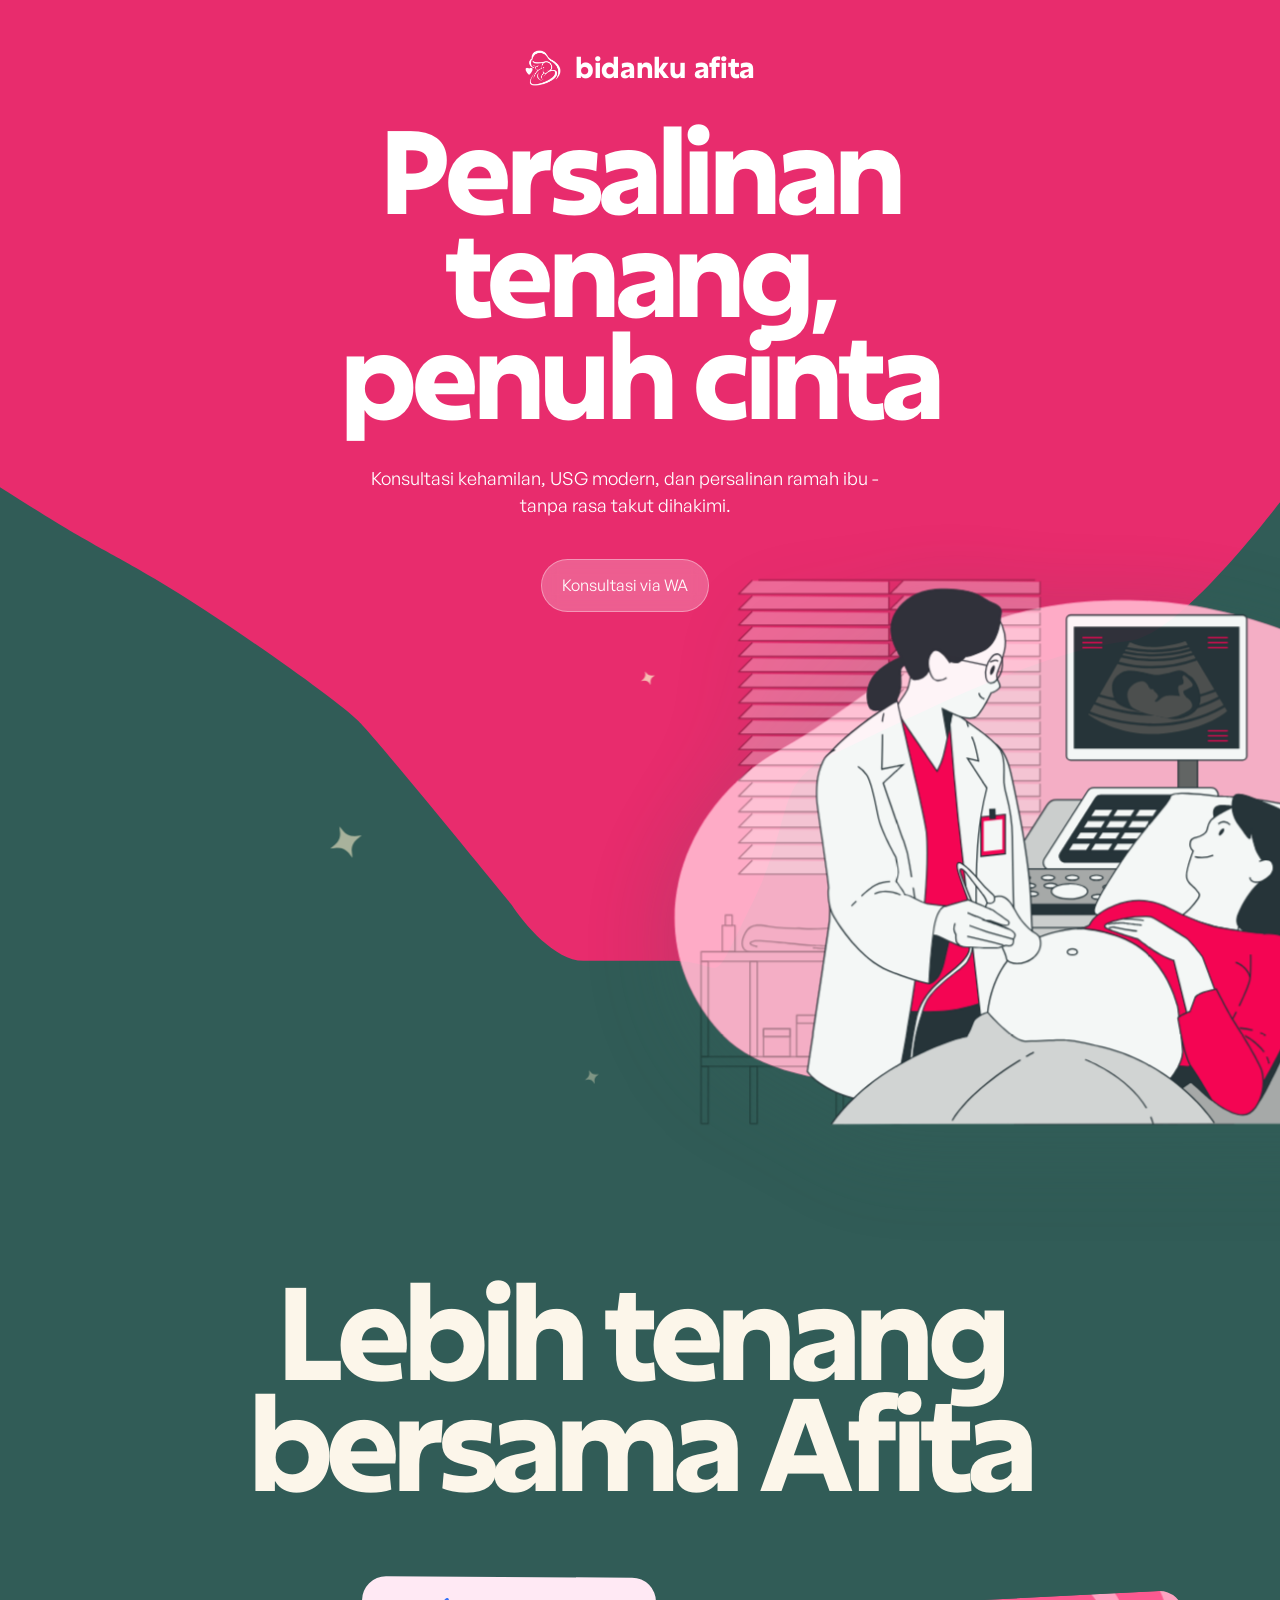
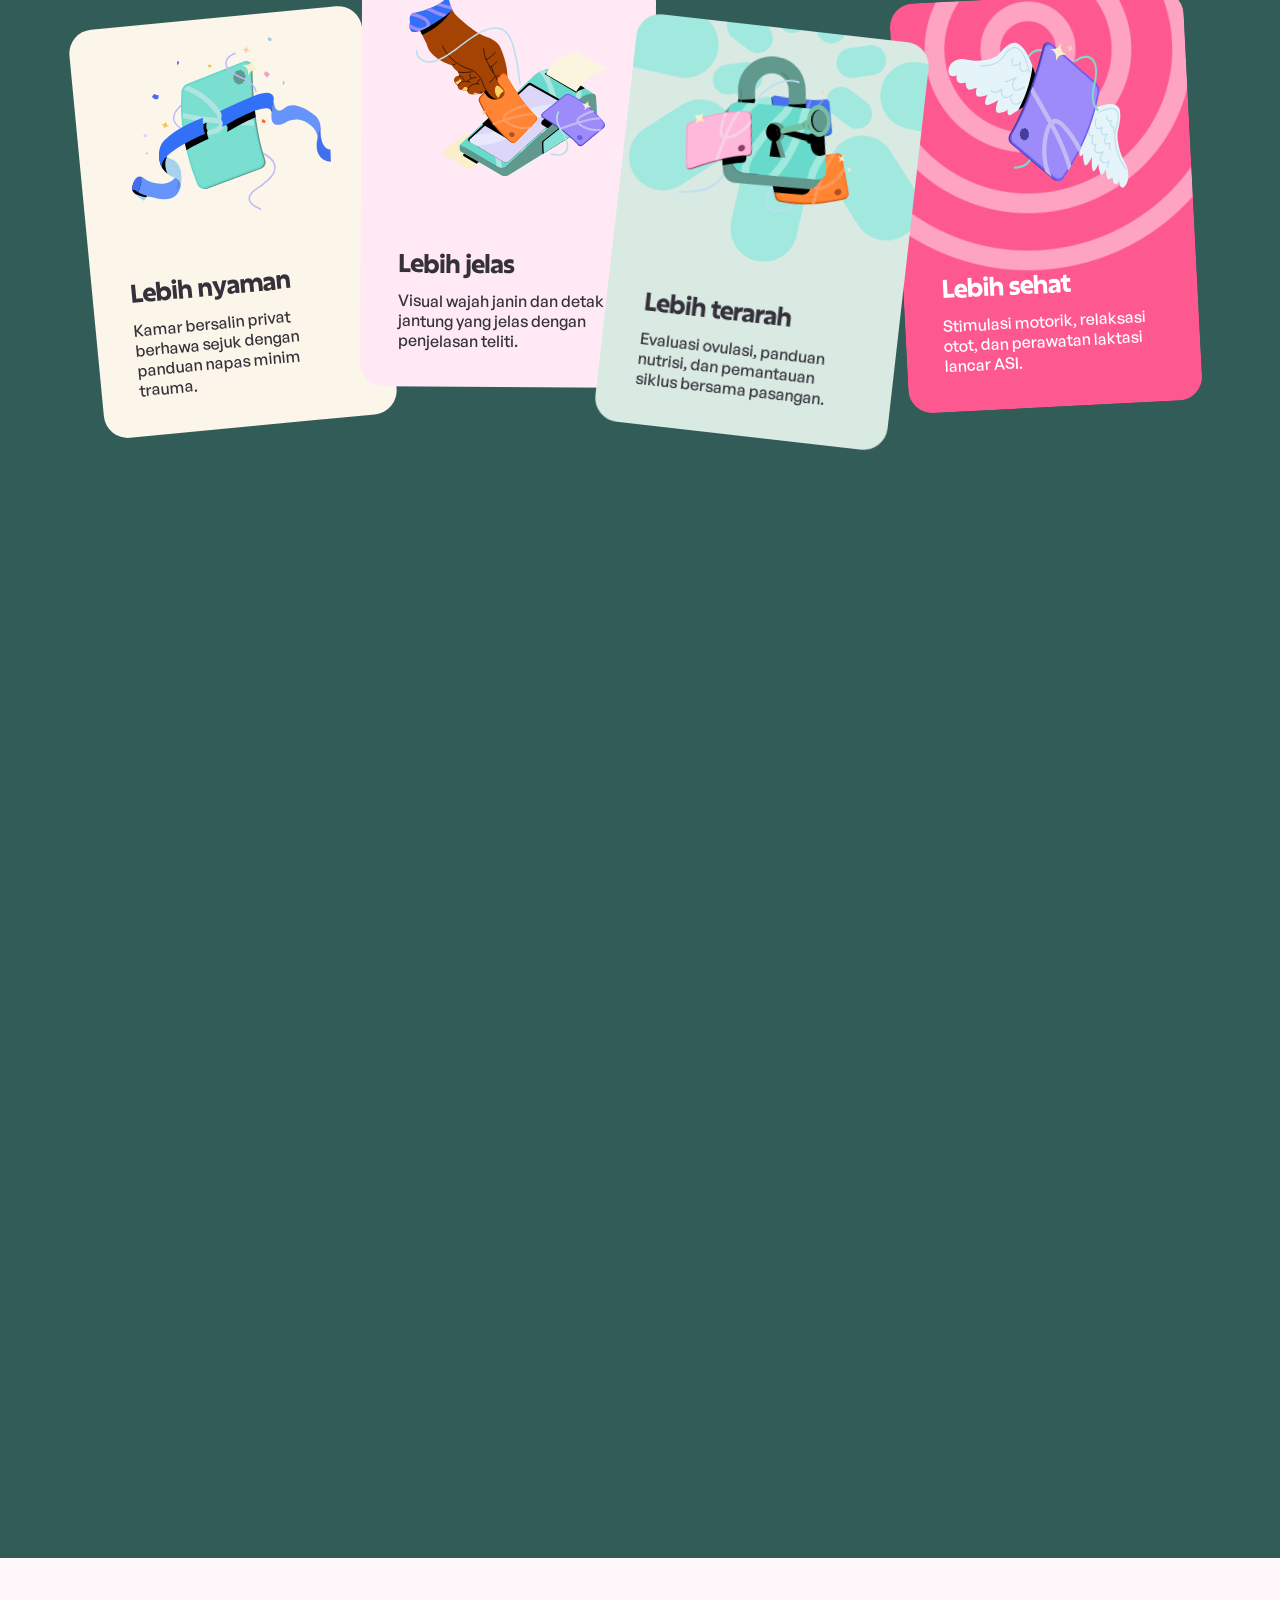
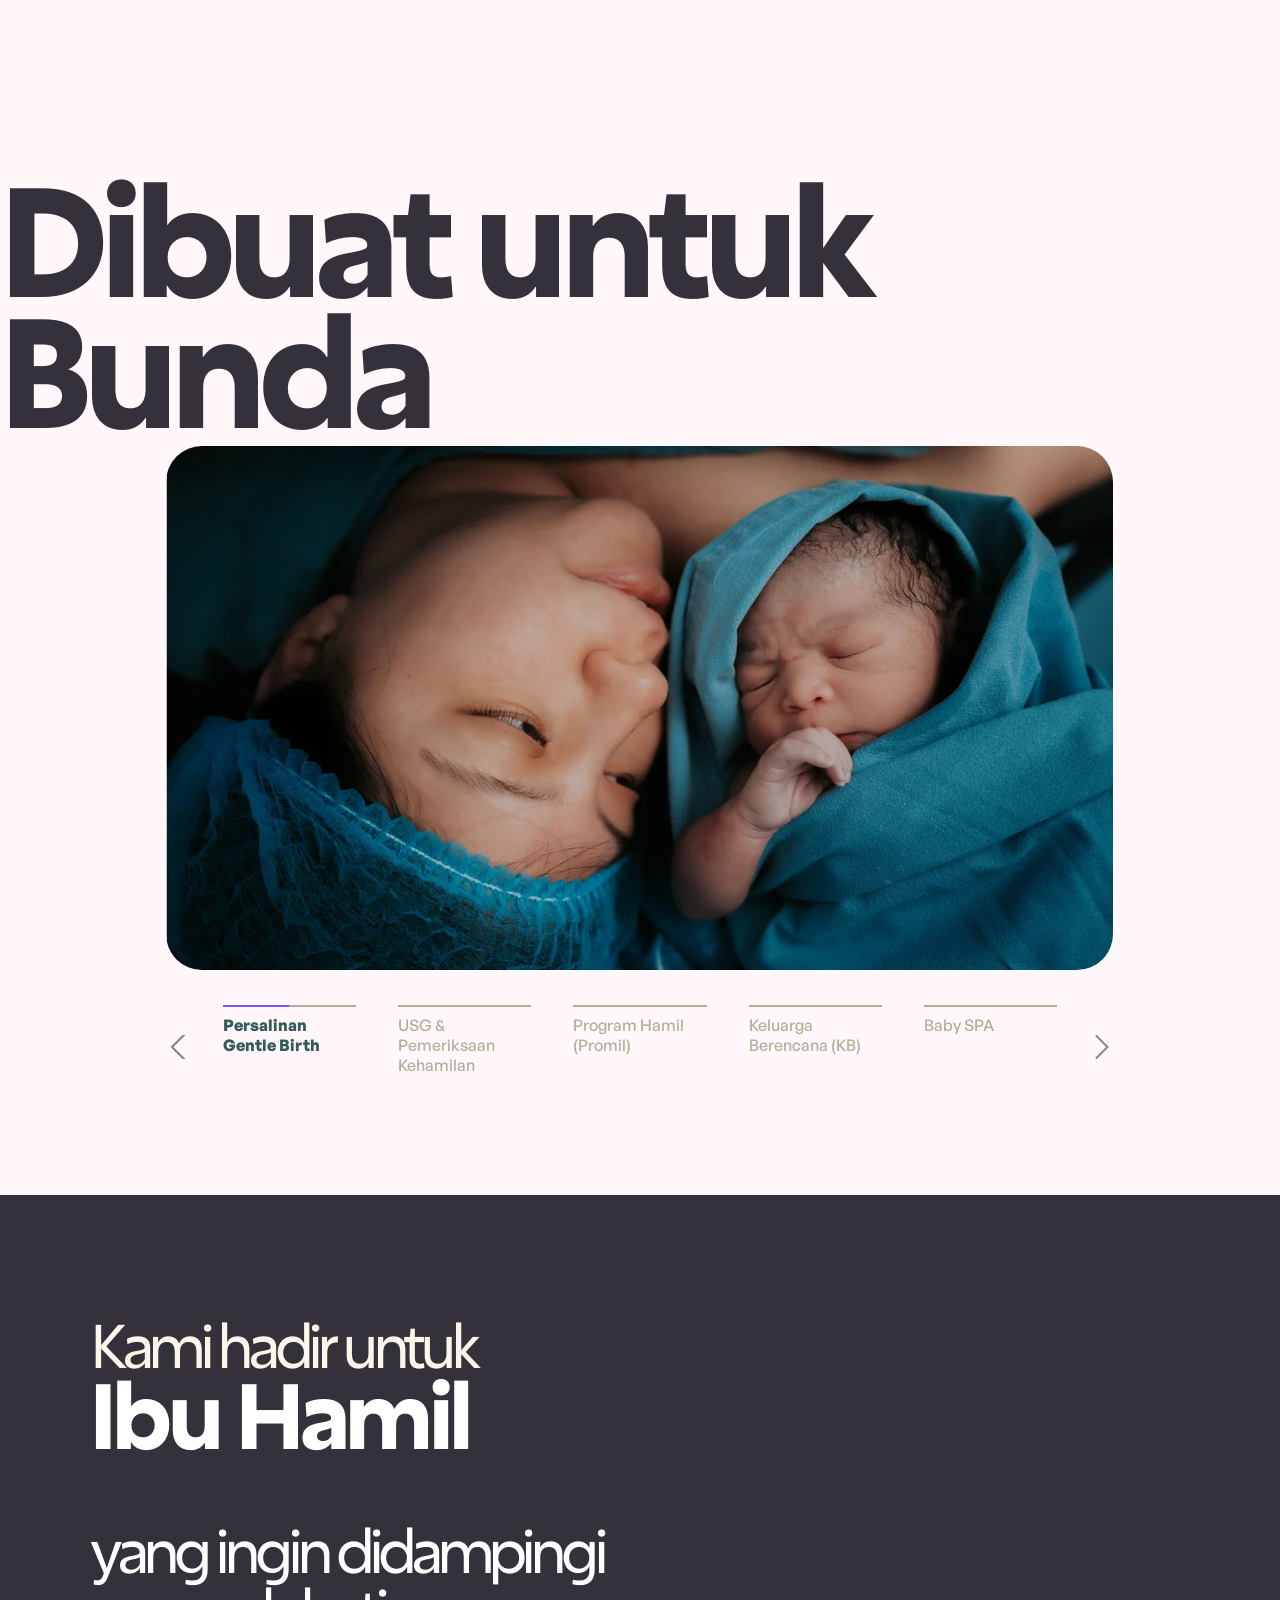
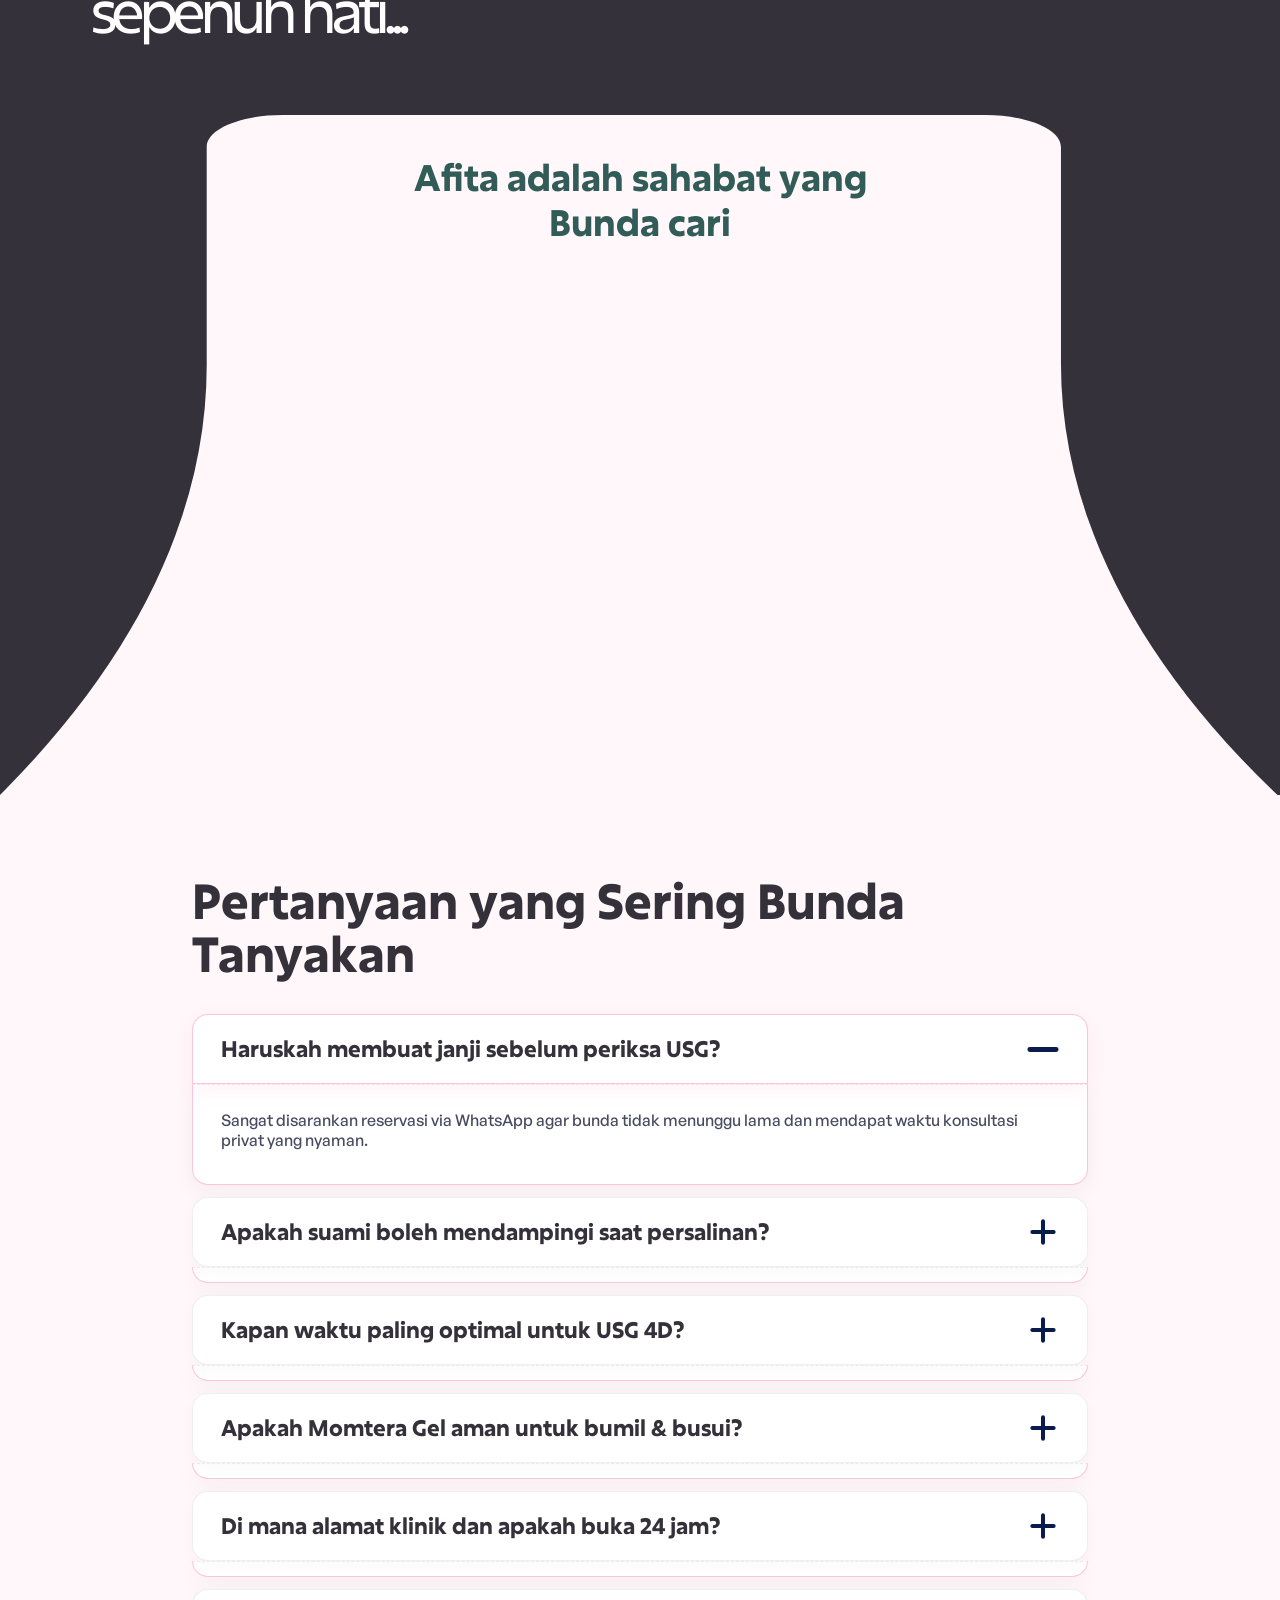
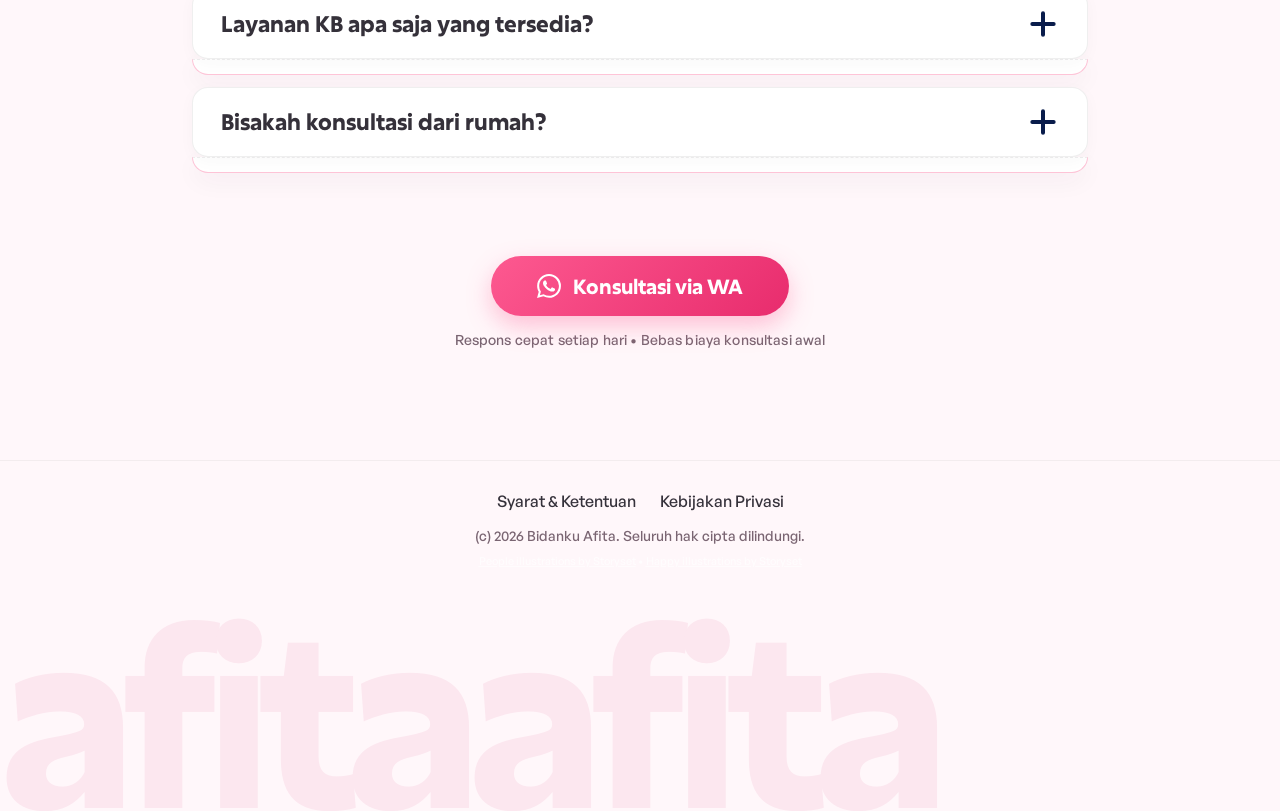
<file: index.html>
<!doctype html>
<!--  This site was created in Webflow. https://webflow.com  --><!--  Last Published: Mon Jul 08 2024 16:13:25 GMT+0000 (Coordinated Universal Time)  -->
<html
  data-wf-page="6661acf0edb53d45a1b7198e"
  data-wf-site="6661acf0edb53d45a1b7197f"
>
  <head>
    <meta charset="utf-8" />
    <title>Bidanku Afita | Klinik Bidan Turen, Malang</title>
    <meta
      content="Konsultasi kehamilan, USG modern, persalinan ramah ibu, dan Baby SPA bersama Bidan Afita di Turen, Malang."
      name="description"
    />
    <meta
      content="images/logo-afita.webp"
      property="og:image"
    />
    <meta
      content="images/logo-afita.webp"
      property="twitter:image"
    />
    <meta content="width=device-width, initial-scale=1" name="viewport" />
    <meta content="Webflow" name="generator" />
    <link href="css/normalize.css" rel="stylesheet" type="text/css" />
    <link href="css/webflow.css" rel="stylesheet" type="text/css" />
    <link
      href="css/peppermint-check.webflow.css?v=11"
      rel="stylesheet"
      type="text/css"
    />
    <script type="text/javascript">
      !(function (o, c) {
        var n = c.documentElement,
          t = " w-mod-";
        ((n.className += t + "js"),
          ("ontouchstart" in o ||
            (o.DocumentTouch && c instanceof DocumentTouch)) &&
            (n.className += t + "touch"));
      })(window, document);
    </script>
    <link href="images/afita-favicon.png?v=8" rel="icon" type="image/png" /><link href="images/favicon.svg?v=8" rel="shortcut icon" type="image/svg+xml" />
    <link href="images/afita-favicon.png?v=8" rel="apple-touch-icon" />
    <style>
      [data-header-anim],
      [data-hero-anim],
      [data-subtext-anim] {
        visibility: hidden;
        opacity: 0;
        font-kerning: none;
        -webkit-text-rendering: optimizeSpeed;
        text-rendering: optimizeSpeed;
        -webkit-transform: translateZ(0);
      }

      #shape {
        visibility: hidden;
      }

      html.lenis,
      html.lenis body {
        height: auto;
      }
    </style>
    <script src="js/three.min.js"></script>
    <script src="js/GLTFLoader.js"></script>
    <script src="js/DRACOLoader.js"></script>
    <style>
      [data-header-anim],
      .hero-swirl,
      .swiper-one-illustration {
        visibility: hidden;
        opacity: 0;
        font-kerning: none;
        -webkit-text-rendering: optimizeSpeed;
        text-rendering: optimizeSpeed;
        -webkit-transform: translateZ(0);
      }

      .accordion-content {
        max-height: 16px;
      }

      [data-contact-anim],
      .hero-hand_illustration,
      .hero-shape,
      .c-star {
        opacity: 0;
        visibility: hidden;
      }

      .c-faq {
        margin-top: 0;
        background-color: #FFF7FA !important;
      }

      .service-text_inner {
        color: #315C57 !important;
      }

      .c-services {
        padding-bottom: 0 !important;
        margin-bottom: 0 !important;
      }

      .card-canvas {
        width: 100%;
        max-width: none !important;
      }

      @media screen and (max-width: 1024px) {
        .c-faq {
          margin-top: 0;
        }
      }

      @media screen and (max-width: 991px) {
        .service-illustration_line {
          margin-top: -20px;
        }

        .c-faq {
          margin-top: 0;
        }
      }

      @media screen and (max-width: 767px) {
        .relative {
          height: 600px;
          width: 100%;
        }

        .c-faq {
          margin-top: 0px;
        }
      }

      @media screen and (min-width: 1900px) {
        .c-faq {
          margin-top: 0;
        }

        .service-text_inner {
          top: 200px;
          transform: translateX(-50%);
        }

        .debit-card.cc-orange {
          bottom: 50vh;
        }
      }
    </style>
  </head>

  <body>
    <div class="global-embed w-embed">
      <style>
        /** Links **/
        a {
          color: inherit;
          text-decoration: none;
        }

        /** Form elements **/
        textarea,
        input.text,
        input[type="text"],
        input[type="button"],
        input[type="submit"],
        .input-checkbox,
        .w-input,
        .w-select {
          -webkit-appearance: none;
          resize: vertical;
        }

        .cc-no-resize,
        .cc-no-border,
        .cc-has-cta,
        .cc-has-counter {
          resize: none;
        }

        .w-select {
          background-position: center right 2px;
        }

        input[type="email"] {
          text-transform: lowercase;
        }

        input::-webkit-outer-spin-button,
        input::-webkit-inner-spin-button {
          -webkit-appearance: none;
          margin: 0;
        }

        input[type="number"] {
          -moz-appearance: textfield;
        }

        /** Images **/
        img {
          -webkit-user-drag: none;
          -khtml-user-drag: none;
          -moz-user-drag: none;
          -o-user-drag: none;
          user-drag: none;
        }

        #scrollbar {
          scrollbar-width: none;
          /* firefox */
          -ms-overflow-style: none;
          /* IE 10+ */
        }

        ::-webkit-scrollbar {
          display: none;
          /* Safari and Chrome */
        }

        /** Buttons **/
        .c-button {
          display: inline-flex;
        }

        /** Popups **/
        .c-popup.cc-hide {
          visibility: hidden;
        }

        .c-popup {
          visibility: visible;
        }

        body {
          background: var(--metal);
        }

        body:has(.page-wrapper.cc-contact) {
          background: var(--cream);
        }

        .footer-text {
          font-size: clamp(200px, 19vw, 360px);
        }

        .usecase-slide.swiper-slide.swiper-slide-active {
          opacity: 1 !important;
        }

        .progress-fill {
          width: 0%;
          height: 100%;
          background: #735af4;
        }

        .opaque-line {
          position: relative;
          padding-bottom: 20px;
        }

        .more-card:hover .more-card_image {
          transform: scale(0.98);
        }

        .more-card:hover {
          background-position: 50% -2%;
        }

        .more-card:hover .more-card_details {
          transform: scale(1.01);
        }

        .usecases-illustration_container {
          top: clamp(20px, 5vw, 100px);
        }

        .c-button:hover .btn-overlay {
          width: 100%;
        }

        .c-button:hover .btn-illustration {
          transform: translateX(0);
          right: 10px;
        }

        .heading-h1 {
          font-size: clamp(90px, 9vw, 133px);
          line-height: clamp(90px, 8vw, 113px);
        }

        .hero-hand_illustration {
          top: clamp(585px, 62vh, 650px);
        }

        @media screen and (max-width: 991px) {
          .footer-text {
            font-size: clamp(100px, 20vw, 220px);
          }

          .opaque-line {
            padding-bottom: 15px;
          }

          .heading-h1 {
            font-size: 90px;
            line-height: 0.9;
          }

          .hero-hand_illustration {
            top: 550px;
          }
        }

        @media screen and (max-width: 767px) {
          .opaque-line {
            padding-bottom: 0;
          }

          .service-illustration_line {
            margin-top: 0;
          }

          .header-parent {
            padding-bottom: 0;
            margin-top: 0;
          }

          .hero-line,
          .header-line {
            padding-bottom: 10px;
          }

          .heading-h1 {
            font-size: 60px;
          }

          .hero-hand_illustration {
            top: 550px;
          }

          .usecase-slide:last-child {
            margin-right: 0px;
            width: 100%;
          }
        }

        @media screen and (max-width: 567px) {
          .footer-text {
            font-size: clamp(64px, 18.5vw, 190px);
          }

          .heading-h1 {
            font-size: 50px;
          }

          .hero-hand_illustration {
            top: 545px;
          }
        }
      </style>
    </div>
    <div class="page-wrapper">
      <main class="c-main">
        <div class="c-section">
          <section class="c-hero">
            <a
              data-hero-fade=""
              href="index.html"
              aria-current="page"
              class="company-logo w-inline-block w--current"
            ><img src="images/afita-icon-pure.webp" alt="" class="company-logo_icon"><span class="company-logo_text">bidanku <b>afita</b></span></a>
            <div class="hero-shape">
              <div class="hero-shape_inner"></div>
            </div>
            <div class="hero-inner cc-home">
              <h1 class="heading-h1">
                Persalinan tenang, penuh cinta
              </h1>
              <p class="hero-subtext">
                Konsultasi kehamilan, USG modern, dan persalinan ramah ibu - tanpa rasa takut dihakimi.
              </p>
              <a
                data-hero-fade=""
                href="https://wa.me/6282330764520?text=Halo%20Bidan%20Afita,%20saya%20ingin%20konsultasi..."
                target="_blank"
                rel="noopener noreferrer"
                class="c-button cc-home w-inline-block"
              >
                <div class="btn-text">Konsultasi via WA</div>
              </a>
            </div>
            <div class="hero-swirl_container">
              <div class="hero-swirl cc-one w-embed">
                <svg
                  viewbox="0 0 313 296"
                  fill="none"
                  xmlns="http://www.w3.org/2000/svg"
                >
                  <mask
                    id="mask0_377_1050"
                    style="mask-type: alpha"
                    maskunits="userSpaceOnUse"
                    x="10"
                    y="112"
                    width="301"
                    height="84"
                  >
                    <path
                      d="M14.3873 195.899C21.1795 194.042 27.9915 192.311 34.8033 190.62C78.9758 179.71 123.563 170.425 168.245 161.885C169.598 161.65 173.507 160.881 174.682 160.65L175.976 160.328L178.554 159.686C219.333 149.449 260.126 138.082 299.398 123.031C302.916 121.646 306.757 120.118 310.81 118.441L309.519 112.885C306.901 113.949 304.456 114.915 302.226 115.782C271.443 127.54 239.272 136.39 207.208 143.962C196.197 146.519 183.883 149.237 172.876 151.5C167.567 152.354 161.069 153.185 156.028 153.955C107.552 160.75 58.9613 166.958 10.1292 170.525L14.3873 195.899Z"
                      fill="#735BF6"
                    ></path>
                  </mask>
                  <g mask="url(#mask0_377_1050)">
                    <path
                      class="purple-path path"
                      d="M5.45215 185.5C77.9521 175.333 249.852 143.3 313.452 114.5"
                      stroke="#735BF6"
                      stroke-width="40"
                    ></path>
                  </g>
                </svg>
              </div>
              <div class="hero-swirl cc-two w-embed">
                <svg
                  viewbox="0 0 855 774"
                  fill="none"
                  xmlns="http://www.w3.org/2000/svg"
                >
                  <mask
                    id="mask0_377_1052"
                    style="mask-type: alpha"
                    maskunits="userSpaceOnUse"
                    x="111"
                    y="1"
                    width="612"
                    height="694"
                  >
                    <path
                      d="M112.905 694.938C156.127 689.613 199.153 681.551 240.474 667.606C287.785 651.347 336.868 627.077 367.903 586.553C375.661 576.193 382.169 564.223 385.498 551.559C405.889 546.948 425.982 539.825 442.069 533.486C475.811 519.892 541.702 487.15 554.22 451.492C560.366 432.76 547.361 420.348 531.195 413.821C528.738 412.772 525.935 411.82 523.398 410.973C516.162 408.529 508.998 405.45 502.678 401.495C494.554 396.334 487.423 389.643 485.357 380.351C482.291 364.285 495.365 350.01 506.782 339.967C533.495 317.397 566.573 304.246 598.603 291.04C611.663 285.701 625.036 281.094 638.651 277.356C645.551 275.339 652.345 273.791 659.278 271.579C673.234 267.035 686.463 259.467 696.615 248.706C748.02 193.823 712.501 83.0118 687.604 21.6777C684.839 15.025 682.04 8.44694 678.944 1.9184L670 6.37036C699.164 65.9483 743.564 188.299 691.665 244.003C679.843 256.632 663.795 264 647.116 268.018C640.678 269.654 623.029 274.898 616.273 276.829C588.631 284.342 561.383 293.95 536.167 307.792C514.675 319.665 489.882 335.716 478.891 358.589C469.039 379.813 478.813 398.168 497.657 409.554C505.668 414.492 514.149 417.85 522.924 420.669C524.525 421.214 526.098 421.795 527.64 422.426C539.028 427.065 550.238 434.99 545.661 448.747C537.12 473.038 499.459 496.334 477.387 508.737C448.868 524.091 418.549 537.369 386.923 544.948C388.103 537.977 388.252 530.846 387.06 523.706C383.369 500.843 367.95 488.705 344.919 494.094C328.394 498.017 307.278 512.364 304.46 530.14C302.623 543.665 314.951 551.619 326.533 554.39C327.138 554.526 327.75 554.656 328.366 554.776L327.644 548.757L327.648 548.753C324.575 547.921 321.597 546.79 318.763 545.275C309.055 539.879 307.886 531.361 313.747 522.28C321.152 511.272 333.543 503.605 346.401 500.651C359.922 497.67 371.866 501.837 376.722 515.458C380.065 524.681 380.217 534.509 378.222 543.978C378.01 545 377.77 546.02 377.499 547.026C376.922 549.256 376.227 551.452 375.437 553.611L375.433 553.614C375.404 553.697 375.38 553.762 375.357 553.82C375.309 553.943 375.282 554.011 375.282 554.011C374.077 557.23 372.651 560.353 371.043 563.348C338.405 621.663 256.778 648.094 194.252 657.574C166.77 661.7 138.932 663.453 111.143 663.036L112.905 694.938Z"
                      fill="#FF9ECB"
                    ></path>
                  </mask>
                  <g mask="url(#mask0_377_1052)">
                    <path
                      class="pink-path path"
                      d="M104.953 683C208.786 671 416.052 620.6 378.452 511C364.215 469.5 271.953 532.001 331.452 554M382.453 549.5C432.787 539.167 532.952 502.5 551.452 439C535.952 397.5 481.952 429.5 480.452 367C493.452 305.5 662.953 276 690.452 251.5C713.952 223.5 748.452 190.5 673.952 -0.999512"
                      stroke="#FFB8D9"
                      stroke-width="40"
                    ></path>
                  </g>
                </svg>
              </div>
              <div class="hero-swirl cc-three w-embed">
                <svg
                  viewbox="0 0 426 271"
                  fill="none"
                  xmlns="http://www.w3.org/2000/svg"
                >
                  <mask
                    id="mask0_377_1028"
                    style="mask-type: alpha"
                    maskunits="userSpaceOnUse"
                    x="0"
                    y="0"
                    width="158"
                    height="128"
                  >
                    <path
                      d="M0.932312 0.97897C0.932312 0.97897 4.48547 22.2318 4.9978 25.8098C61.6665 26.2725 111.997 86.42 141.546 127.232C145.959 118.274 154.66 120.307 157.866 121.423C88.3896 -2.83034 20.5821 -2.08666 0.932312 0.97897Z"
                      fill="#FFB8D9"
                    ></path>
                  </mask>
                  <g mask="url(#mask0_377_1028)">
                    <path
                      class="broken-path-four path"
                      d="M-4.54785 14C16.2855 5.66665 91.9521 23.0001 152.952 127"
                      stroke="#FFB8D9"
                      stroke-width="50"
                    ></path>
                  </g>
                  <mask
                    id="mask1_377_1028"
                    style="mask-type: alpha"
                    maskunits="userSpaceOnUse"
                    x="141"
                    y="120"
                    width="201"
                    height="151"
                  >
                    <path
                      d="M141.546 127.232C148.685 137.09 154.61 145.816 159.122 152.302C162.989 157.863 166.658 163.557 170.178 169.341C182.548 189.676 231.714 270.887 304.19 270.887C351.951 270.887 341.911 227.976 337.234 213.664H337.226C333.367 212.392 329.558 211.02 325.79 209.558C356.769 301.212 222.889 258.087 178.35 161.772C171.533 147.039 164.691 133.627 157.866 121.423C154.66 120.307 145.959 118.274 141.546 127.232Z"
                      fill="#735BF6"
                    ></path>
                  </mask>
                  <g mask="url(#mask1_377_1028)">
                    <path
                      class="broken-path-three path"
                      d="M142.452 111C163.452 157.333 227.952 261.6 293.952 266C349.452 266 334.452 218.5 332.452 204.5"
                      stroke="#735BF6"
                      stroke-width="50"
                    ></path>
                  </g>
                  <mask
                    id="mask2_377_1028"
                    style="mask-type: alpha"
                    maskunits="userSpaceOnUse"
                    x="321"
                    y="134"
                    width="105"
                    height="46"
                  >
                    <path
                      d="M321.642 159.731C324.369 167.936 332.549 166.035 336.45 164.581C338.912 161.458 342.399 159.053 347.241 157.822C379.468 149.617 412.396 172.142 422.395 179.794C424.394 179.529 425.452 179.331 425.452 179.331V151.914C381.666 126.422 334.177 129.38 321.642 159.731Z"
                      fill="#FBC333"
                    ></path>
                  </mask>
                  <g mask="url(#mask2_377_1028)">
                    <path
                      class="broken-path-one path"
                      d="M324.452 169C329.619 152.667 372.452 125.5 436.452 169"
                      stroke="#FBC333"
                      stroke-width="50"
                    ></path>
                  </g>
                  <mask
                    id="mask3_377_1028"
                    style="mask-type: alpha"
                    maskunits="userSpaceOnUse"
                    x="319"
                    y="159"
                    width="18"
                    height="14"
                  >
                    <path
                      d="M319.073 168.977C323.618 170.398 328.08 171.663 332.443 172.786C333.277 169.762 334.566 166.961 336.45 164.581C332.55 166.035 324.369 167.936 321.643 159.731C320.461 162.573 319.593 165.655 319.073 168.977Z"
                      fill="#FEEFC8"
                    ></path>
                  </mask>
                  <g mask="url(#mask3_377_1028)">
                    <path
                      class="broken-path-two path"
                      d="M323.952 176L328.952 161.5"
                      stroke="#FEEFC8"
                      stroke-width="50"
                    ></path>
                  </g>
                </svg>
              </div>
              <div class="hero-swirl cc-four w-embed">
                <svg
                  viewbox="0 0 525 334"
                  fill="none"
                  xmlns="http://www.w3.org/2000/svg"
                >
                  <mask
                    id="mask0_377_1029"
                    style="mask-type: alpha"
                    maskunits="userSpaceOnUse"
                    x="76"
                    y="6"
                    width="343"
                    height="246"
                  >
                    <path
                      d="M76.4407 17.0018C105.469 26.24 141.273 45.7906 181.895 84.5117C212.692 113.871 257.33 190.644 322.848 251.254C319.774 235.967 343.217 240.991 343.762 241.107C311.866 219.59 279.409 188.743 249.785 144.692C254.38 150.939 303.198 214.376 409.586 231.431C397.696 204.832 410.52 186.727 418.279 178.91C375.79 187.372 326.814 184.926 283.813 151.658C207.156 92.3452 156.75 27.5208 84.0924 6.77197C80.9442 7.76355 74.3006 10.6391 76.4407 17.0018Z"
                      fill="#A1E8DF"
                    ></path>
                  </mask>
                  <g mask="url(#mask0_377_1029)">
                    <path
                      class="path broken-path-four"
                      d="M72.9521 8C99.7855 17.3333 175.452 56.1 239.452 128.5C303.452 200.9 405.952 208 434.452 203M232.452 120.5C244.952 149.833 297.952 225.5 341.952 254"
                      stroke="#A1E8DF"
                      stroke-width="55"
                    ></path>
                  </g>
                  <mask
                    id="mask1_377_1029"
                    style="mask-type: alpha"
                    maskunits="userSpaceOnUse"
                    x="322"
                    y="240"
                    width="103"
                    height="78"
                  >
                    <path
                      d="M322.847 251.254C352.372 278.589 386.135 302.626 424.79 317.558C424.327 316.194 423.823 314.789 423.286 313.36C417.923 299.089 416.469 286.951 418.072 276.977C394.861 269.739 369.501 258.459 343.77 241.107H343.762C343.216 240.991 319.774 235.967 322.847 251.254Z"
                      fill="#86CEEC"
                    ></path>
                  </mask>
                  <g mask="url(#mask1_377_1029)">
                    <path
                      class="broken-path-three path"
                      d="M312.952 231C329.952 245.5 400.252 293.9 433.452 303.5"
                      stroke="#86CEEC"
                      stroke-width="50"
                    ></path>
                  </g>
                  <mask
                    id="mask2_377_1029"
                    style="mask-type: alpha"
                    maskunits="userSpaceOnUse"
                    x="430"
                    y="280"
                    width="95"
                    height="54"
                  >
                    <path
                      d="M434.574 317.078C434.574 317.078 435.293 318.797 436.226 321.664H436.235C463.272 330.613 492.606 335.051 524.452 333.142V290.248C524.452 290.248 523.37 289.314 521.395 287.794C511.182 289.149 476.369 292.347 431.442 280.786C427.187 296.131 434.574 317.078 434.574 317.078Z"
                      fill="#86CEEC"
                    ></path>
                  </mask>
                  <g mask="url(#mask2_377_1029)">
                    <path
                      class="broken-path-one path"
                      d="M417.452 297.5C430.952 302.167 499.452 314.6 541.452 313"
                      stroke="#86CEEC"
                      stroke-width="50"
                    ></path>
                  </g>
                  <mask
                    id="mask3_377_1029"
                    style="mask-type: alpha"
                    maskunits="userSpaceOnUse"
                    x="417"
                    y="276"
                    width="20"
                    height="46"
                  >
                    <path
                      d="M423.286 313.36C423.824 314.789 424.328 316.194 424.79 317.557C428.558 319.02 432.368 320.392 436.227 321.664C435.293 318.797 434.574 317.078 434.574 317.078C434.574 317.078 427.187 296.131 431.442 280.786C427.079 279.663 422.617 278.398 418.072 276.977C416.469 286.951 417.924 299.089 423.286 313.36Z"
                      fill="#68DACB"
                    ></path>
                  </mask>
                  <g mask="url(#mask3_377_1029)">
                    <path
                      class="broken-path-two path"
                      d="M411.952 296.5L441.452 303.5"
                      stroke="#68DACB"
                      stroke-width="50"
                    ></path>
                  </g>
                  <mask
                    id="mask4_377_1029"
                    style="mask-type: alpha"
                    maskunits="userSpaceOnUse"
                    x="0"
                    y="0"
                    width="85"
                    height="18"
                  >
                    <path
                      d="M0.452095 2.83836L11.3595 6.28409L17.4907 9.13488L19.2343 10.2504C32.8933 8.77957 52.3282 9.3332 76.4401 17.0014C74.2999 10.6388 80.9435 7.7632 84.0918 6.77162C59.418 -0.268586 32.1661 -2.22696 0.452095 2.83836Z"
                      fill="#A1E8DF"
                    ></path>
                  </mask>
                  <g mask="url(#mask4_377_1029)">
                    <path
                      class="broken-path-five path"
                      d="M-0.0478516 7.5C11.1188 4.66666 58.7521 3.1 85.9521 13.5"
                      stroke="#A1E8DF"
                      stroke-width="40"
                    ></path>
                  </g>
                </svg>
              </div>
              <div class="hero-swirl cc-five w-embed">
                <svg
                  viewbox="0 0 254 276"
                  fill="none"
                  xmlns="http://www.w3.org/2000/svg"
                >
                  <mask
                    id="mask0_368_958"
                    style="mask-type: alpha"
                    maskunits="userSpaceOnUse"
                    x="30"
                    y="8"
                    width="180"
                    height="267"
                  >
                    <path
                      d="M170.104 268.978L171.033 274.871C188.126 264.06 202.645 250.879 207.543 235.298C213.63 216.148 201.909 198.549 187.73 186.729C179.448 179.718 169.909 174.292 159.771 170.487C156.934 169.408 152.826 167.862 150.039 166.742C115.663 152.779 80.6181 133.718 57.162 104.343C33.1989 73.1984 39.174 45.715 73.7997 26.9659C81.2205 23.0057 89.142 20.1084 97.2492 17.8605C95.6109 16.3436 93.986 14.6152 93.2916 13.2072L84.753 8.08365C82.3884 8.87381 80.0459 9.72996 77.7286 10.6559C48.4695 22.3551 22.6631 47.8406 32.4811 81.7433C46.2003 126.843 106.649 156.667 147.732 172.643C154.047 175.107 160.868 177.252 166.927 180.316C182.699 188.273 201.116 203.318 203.304 221.829C205.118 240.396 189.481 256.375 170.104 268.978Z"
                      fill="#FBC333"
                    ></path>
                  </mask>
                  <g mask="url(#mask0_368_958)">
                    <path
                      class="yellow-path path"
                      d="M170.953 272.5C196.286 258 233.153 219.7 177.953 182.5C108.453 150.999 7.45251 101.999 40.9525 46.4993C64.1522 26.0993 93.1188 10.3333 99.9521 7.5"
                      stroke="#FBC333"
                      stroke-width="40"
                    ></path>
                  </g>
                </svg>
              </div>
              <div class="hero-swirl cc-six w-embed">
                <svg
                  viewbox="0 0 307 290"
                  fill="none"
                  xmlns="http://www.w3.org/2000/svg"
                >
                  <mask
                    id="mask0_377_1057"
                    style="mask-type: alpha"
                    maskunits="userSpaceOnUse"
                    x="36"
                    y="0"
                    width="217"
                    height="225"
                  >
                    <path
                      d="M107.441 212.685C83.9544 215.706 60.3352 217.632 36.6761 218.685L44.2914 224.957C58.6512 224.093 73.0125 222.956 87.3589 221.384C110.037 218.952 132.623 215.561 154.975 210.99C163.616 209.24 172.252 207.327 180.724 204.785C265.278 179.126 264.828 107.98 232.79 38.3261C227.227 26.2591 220.956 14.5107 213.874 3.2622C213.387 2.49858 212.921 1.76897 212.385 0.968628L205.402 5.79764C209.276 11.4256 212.896 17.2952 216.286 23.2384C229.763 47.1237 240.758 72.9444 244.845 100.167C251.596 146.259 232.323 179.335 188.655 195.609C177.386 199.964 165.586 202.608 153.754 205.007C138.471 208.16 122.905 210.671 107.441 212.685Z"
                      fill="#FF6600"
                    ></path>
                  </mask>
                  <g mask="url(#mask0_377_1057)">
                    <path
                      class="red-path path"
                      d="M35.4521 224C142.952 221 322.452 195 210.452 -0.5"
                      stroke="#FF6600"
                      stroke-width="40"
                    ></path>
                  </g>
                </svg>
              </div>
              <div class="hero-swirl cc-seven w-embed">
                <svg
                  viewbox="0 0 298 277"
                  fill="none"
                  xmlns="http://www.w3.org/2000/svg"
                >
                  <mask
                    id="mask0_368_956"
                    style="mask-type: alpha"
                    maskunits="userSpaceOnUse"
                    x="0"
                    y="159"
                    width="119"
                    height="25"
                  >
                    <path
                      d="M0.406214 181.568C1.58926 182.14 3.26356 182.915 4.82963 183.488C5.7673 182.631 6.72651 181.809 7.71182 181.01C28.5529 164.113 57.9566 162.061 83.6172 164.606C92.0093 165.437 100.334 166.712 108.64 168.138L118.619 165.279C102.855 162.421 87.0729 159.714 71.0332 159.309C45.926 158.676 18.9055 163.644 0.406214 181.568Z"
                      fill="#68DACB"
                    ></path>
                  </mask>
                  <g mask="url(#mask0_368_956)">
                    <path
                      class="blue-path path"
                      d="M2.95215 183.5C13.4521 167.5 56.9521 151.9 118.952 167.5"
                      stroke="#68DACB"
                      stroke-width="40"
                    ></path>
                  </g>
                  <mask
                    id="mask1_368_956"
                    style="mask-type: alpha"
                    maskunits="userSpaceOnUse"
                    x="124"
                    y="131"
                    width="97"
                    height="46"
                  >
                    <path
                      d="M133.654 167.975L124.399 170.942C138.618 173.488 152.848 175.914 167.293 176.701C180.228 177.406 194.274 177.079 205.857 170.529C211.163 167.529 215.603 163.288 218.107 157.665C220.7 151.859 221.025 144.88 216.884 139.705C213.781 135.829 209.328 133.779 204.82 131.843C203.884 132.977 202.588 134.466 201.68 135.492C206.283 137.459 212.133 139.484 214.512 144.255C217.235 149.712 214.495 156.532 210.858 160.875C207.011 165.482 201.243 168.275 195.595 169.965C182.541 173.875 168.277 172.648 154.942 171.128C147.821 170.317 140.734 169.201 133.654 167.975Z"
                      fill="#68DACB"
                    ></path>
                  </mask>
                  <g mask="url(#mask1_368_956)">
                    <path
                      class="blue-path path"
                      d="M126.452 168.5C153.952 174.667 211.452 181.5 217.452 153.5C220.452 139.5 209.452 137.5 200.452 131.124"
                      stroke="#68DACB"
                      stroke-width="40"
                    ></path>
                  </g>
                  <mask
                    id="mask2_368_956"
                    style="mask-type: alpha"
                    maskunits="userSpaceOnUse"
                    x="183"
                    y="72"
                    width="99"
                    height="61"
                  >
                    <path
                      d="M190.067 101.91C192.99 96.1107 198.05 91.5395 203.384 87.9847C213.844 81.0216 226.571 78.3713 238.937 77.5383C252.218 76.6444 265.567 77.8361 278.777 79.1811C281.662 79.47 282.09 74.9949 279.209 74.7028C275.941 74.3735 272.669 74.0543 269.396 73.7743C244.228 71.6377 214.577 71.0732 194.563 89.1384C189.596 93.6263 185.424 99.2907 183.834 105.882C182.317 112.153 183.19 118.954 186.592 124.479C188.751 127.987 191.795 130.416 195.205 132.363C196.625 131.102 197.63 129.918 198.338 128.901C194.512 126.896 191.164 124.31 189.235 119.888C186.698 114.07 187.239 107.509 190.067 101.91Z"
                      fill="#68DACB"
                    ></path>
                  </mask>
                  <g mask="url(#mask2_368_956)">
                    <path
                      class="blue-path path"
                      d="M280.453 77.0003C257.953 74 217.453 69.0004 189.453 98.0003C180.324 122.597 189.585 127.518 199.953 130.959"
                      stroke="#68DACB"
                      stroke-width="40"
                    ></path>
                  </g>
                </svg>
              </div>
              <div data-star-shrink="" class="c-star cc-one w-embed">
                <svg
                  viewbox="0 0 26 26"
                  fill="none"
                  xmlns="http://www.w3.org/2000/svg"
                >
                  <path
                    d="M25.0589 7.87599L21.2762 10.9039C18.4057 13.2139 16.9354 16.8193 17.3397 20.4597L17.8811 25.2727L14.8535 21.4922C12.5444 18.6221 8.93878 17.1518 5.29972 17.5544L0.484375 18.0968L4.26715 15.0692C7.13764 12.7588 8.6046 9.1535 8.2036 5.51343L7.66225 0.700439L10.6898 4.48053C12.9989 7.35101 16.6045 8.82101 20.2436 8.41867L25.0589 7.87599Z"
                    fill="#FAEFCB"
                  ></path>
                </svg>
              </div>
              <div data-star-expand="" class="c-star cc-two w-embed">
                <svg
                  viewbox="0 0 26 26"
                  fill="none"
                  xmlns="http://www.w3.org/2000/svg"
                >
                  <path
                    d="M25.0589 7.87599L21.2762 10.9039C18.4057 13.2139 16.9354 16.8193 17.3397 20.4597L17.8811 25.2727L14.8535 21.4922C12.5444 18.6221 8.93878 17.1518 5.29972 17.5544L0.484375 18.0968L4.26715 15.0692C7.13764 12.7588 8.6046 9.1535 8.2036 5.51343L7.66225 0.700439L10.6898 4.48053C12.9989 7.35101 16.6045 8.82101 20.2436 8.41867L25.0589 7.87599Z"
                    fill="#FAEFCB"
                  ></path>
                </svg>
              </div>
            </div>
          </section>
          <div class="hero-hand_illustration">
            <img src="images/sonography-animated.svg" alt="Layanan USG & Pemeriksaan Medis Afita" class="hero-sonography_img" />
            <div data-star-shrink="" class="c-star cc-three w-embed">
              <svg
                viewbox="0 0 26 26"
                fill="none"
                xmlns="http://www.w3.org/2000/svg"
              >
                <path
                  d="M25.0589 7.87599L21.2762 10.9039C18.4057 13.2139 16.9354 16.8193 17.3397 20.4597L17.8811 25.2727L14.8535 21.4922C12.5444 18.6221 8.93878 17.1518 5.29972 17.5544L0.484375 18.0968L4.26715 15.0692C7.13764 12.7588 8.6046 9.1535 8.2036 5.51343L7.66225 0.700439L10.6898 4.48053C12.9989 7.35101 16.6045 8.82101 20.2436 8.41867L25.0589 7.87599Z"
                  fill="#FAEFCB"
                ></path>
              </svg>
            </div>
            <div class="hero-hand-swirl w-embed">
              <svg
                viewbox="0 0 85 171"
                fill="none"
                xmlns="http://www.w3.org/2000/svg"
              >
                <mask
                  id="mask0_451_727"
                  style="mask-type: alpha"
                  maskunits="userSpaceOnUse"
                  x="0"
                  y="0"
                  width="85"
                  height="171"
                >
                  <path
                    d="M1.53519 156.094C15.0121 163.463 29.5918 171.269 45.4479 170.096C52.3952 169.571 59.2925 167.489 64.8931 163.202C70.9114 158.597 74.6774 151.897 77.0567 144.806C88.171 111.73 68.4118 79.1058 68.0242 46.0969C67.8504 30.9759 72.1912 14.9977 84.0909 4.91694C86.664 2.72915 82.938 -0.963704 80.3817 1.2067C70.1428 9.88733 65.0134 22.8035 63.3693 35.8614C61.411 51.3299 64.8229 66.8386 68.3918 81.8192C72.1378 97.5885 76.2514 113.618 74.8144 129.966C74.1494 137.561 72.1545 145.384 68.1111 151.931C64.4186 157.899 58.7845 161.905 52.0477 163.727C35.0888 168.328 18.6712 159.473 4.23194 151.563C1.27457 149.936 -1.3854 154.467 1.58867 156.094H1.53519Z"
                    fill="#BCDFF0"
                  ></path>
                </mask>
                <g mask="url(#mask0_451_727)">
                  <path
                    class="hero-hand_swirl"
                    d="M86.4996 1C77.333 10.3333 60.9996 38.8 68.9996 78C78.9996 127 87.5 197.5 -1 152"
                    stroke="#BCDFF0"
                    stroke-width="20"
                  ></path>
                </g>
              </svg>
            </div>
          </div>
          <section class="c-more">
            <div class="more-header">
              <h2 class="heading-h2">Lebih tenang bersama Afita</h2>
              <div class="more-header_line w-embed">
                <svg
                  viewbox="0 0 339 35"
                  fill="none"
                  xmlns="http://www.w3.org/2000/svg"
                >
                  <path
                    class="more-line_path"
                    d="M4.95654 30.4723C13.1317 24.7797 22.7232 15.7524 32.7452 13.6973C44.4301 11.3013 53.9819 19.9341 63.9388 24.4812C77.4861 30.668 90.5522 14.2749 99.9652 6.73633C104.381 3.2002 113.545 5.78887 117.814 6.5081C135.981 9.56883 154.007 14.0087 171.579 19.6884C185.232 24.1015 196.888 19.23 209.692 13.4691C223.094 7.43913 237.646 13.479 250.881 17.292C256.054 18.7826 260.488 20.0065 265.599 17.5773C270.737 15.1348 274.583 9.70301 280.317 8.56217C293.993 5.84129 307.646 18.114 318.76 24.4242C324.346 27.5957 327.989 29.8377 334.137 28.4182"
                    stroke="#FF9ECB"
                    stroke-width="8.36617"
                    stroke-linecap="round"
                  ></path>
                </svg>
              </div>
            </div>
            <div class="more-cards_container">
              <div class="more-card cc-one">
                <div class="more-card_image cc-lg">
                  <img
                    src="images/ribbon-illustration.svg"
                    loading="lazy"
                    alt=""
                    class="c-img"
                  />
                </div>
                <div class="more-card_details">
                  <div class="more-card_header">Lebih nyaman</div>
                  <div>
                    Kamar bersalin privat berhawa sejuk dengan panduan napas minim trauma.
                  </div>
                </div>
              </div>
              <div class="more-card cc-two">
                <div class="more-card_image">
                  <img
                    src="images/card-touch-illustration.svg"
                    loading="lazy"
                    alt=""
                    class="c-img"
                  />
                </div>
                <div class="more-card_details">
                  <div class="more-card_header">Lebih jelas</div>
                  <div>
                    Visual wajah janin dan detak jantung yang jelas dengan penjelasan teliti.
                  </div>
                </div>
              </div>
              <div class="more-card cc-three">
                <div class="more-card_image">
                  <img
                    src="images/lock-illustration.svg"
                    loading="lazy"
                    alt=""
                    class="c-img"
                  />
                </div>
                <div class="more-card_details">
                  <div class="more-card_header">Lebih terarah</div>
                  <div>
                    Evaluasi ovulasi, panduan nutrisi, dan pemantauan siklus bersama pasangan.
                  </div>
                </div>
              </div>
              <div class="more-card cc-four">
                <div class="more-card_image">
                  <img
                    src="images/card-wings-illustration.svg"
                    loading="lazy"
                    alt=""
                    class="c-img"
                  />
                </div>
                <div class="more-card_details">
                  <div class="more-card_header">Lebih sehat</div>
                  <div>
                    Stimulasi motorik, relaksasi otot, dan perawatan laktasi lancar ASI.
                  </div>
                </div>
              </div>
            </div>
          </section>
        </div>
        <section class="c-usecases">
          <div class="c-section cc-usecases">
            <div class="usecases-illustration_container">
              <div class="usecase-storyset_container">
                <img src="images/holding-hands-animated.svg" width="500" height="500" alt="Pelayanan Penuh Kasih Afita" class="usecase-holding-hands_img" />
              </div>
              <div data-hand-anim="" class="usecase-left_hand" style="display: none !important;">
                <div class="left-hand_swirl w-embed">
                  <svg
                    viewbox="0 0 146 202"
                    fill="none"
                    xmlns="http://www.w3.org/2000/svg"
                  >
                    <mask
                      id="mask0_451_733"
                      style="mask-type: alpha"
                      maskunits="userSpaceOnUse"
                      x="12"
                      y="35"
                      width="109"
                      height="149"
                    >
                      <path
                        d="M57.2653 183.314C43.1368 177.077 28.2745 170.282 19.2717 157.126C15.6197 151.806 13.2508 145.758 12.8455 139.515C12.3912 132.53 14.9975 125.876 18.6023 120.229C34.8474 94.7944 68.1476 90.6351 92.0281 74.7383C104.361 66.5271 114.9 54.0038 114.902 38.3065C114.906 34.537 120.886 35.0744 120.883 38.849C120.883 52.1188 114.103 63.7214 104.842 72.4328C94.8247 81.8467 81.8405 87.5856 69.1686 93.0356C56.4954 98.4805 42.9604 104.124 32.4982 113.474C22.9888 121.969 15.1071 134.689 20.8746 148.155C27.5589 163.764 44.255 171.346 58.9544 177.829C62.5451 179.403 60.8968 184.936 57.3 183.337L57.2653 183.314Z"
                        fill="#BCDFF0"
                      ></path>
                    </mask>
                    <g mask="url(#mask0_451_733)">
                      <path
                        class="left-hand_path"
                        d="M62.9993 182.5C39.1658 173.833 -3.201 150.3 17.9993 125.5C44.4997 94.5001 110.5 87.5 117 32"
                        stroke="#BCDFF0"
                        stroke-width="30"
                      ></path>
                    </g>
                  </svg>
                </div>
                <div
                  data-star-shrink=""
                  class="c-star cc-four cc-hide-desktop"
                ></div>
              </div>
              <div data-hand-anim="" class="usecase-right_hand" style="display: none !important;">
                <div class="right-hand-swirl w-embed">
                  <svg
                    viewbox="0 0 439 478"
                    fill="none"
                    xmlns="http://www.w3.org/2000/svg"
                  >
                    <mask
                      id="mask0_451_730"
                      style="mask-type: alpha"
                      maskunits="userSpaceOnUse"
                      x="1"
                      y="86"
                      width="394"
                      height="266"
                    >
                      <path
                        d="M393.812 333.974C385.261 350.323 363.757 354.821 345.999 349.808C323.747 343.534 307.639 323.549 295.999 304.758C273.748 268.874 261.984 228.613 246.104 190.193C238.181 171.017 229.155 152.106 217.402 134.69C205.65 117.278 190.65 100.879 170.758 94.4051C151.627 88.1773 132.727 95.6792 117.287 105.223C104.067 113.395 92.2623 123.771 80.9882 134.279C56.488 157.097 34.2343 182.141 12.1139 207.204C10.0451 209.55 7.96388 211.908 5.89393 214.249C3.54159 216.915 -0.422801 212.435 1.9336 209.796C23.3293 185.63 44.6068 161.313 67.7072 138.722C79.4424 127.248 91.6272 116.072 104.984 106.408C118.298 96.7767 134.024 87.8502 151.21 86.4872C171.982 84.8259 191.028 96.2109 205.568 111.095C220.204 126.086 231.078 144.631 240.132 163.092C258.526 200.563 269.508 240.677 287.83 278.191C297.358 297.711 308.878 318.546 326.194 332.699C334.63 339.606 344.51 344.803 355.242 345.849C364.16 346.727 373.625 345.088 380.738 340.028C384.216 337.563 386.915 334.435 388.894 330.665C390.557 327.489 395.496 330.837 393.844 333.996L393.812 333.974Z"
                        fill="#BCDFF0"
                      ></path>
                    </mask>
                    <g mask="url(#mask0_451_730)">
                      <path
                        class="right-hand_path"
                        d="M1 213.269C43.5 157.435 138.7 55.2682 179.5 93.2683C230.5 140.768 292.001 310.269 309.501 321.769C327.001 333.269 357.001 370.269 402.501 321.769"
                        stroke="#BCDFF0"
                        stroke-width="30"
                      ></path>
                    </g>
                  </svg>
                </div>
              </div>
            </div>
            <div class="usecase-shape"></div>
          </div>
        </section>
        <div class="usecases-inner">
          <div class="usecase-header">
            <div>Dibuat untuk Bunda</div>
            <div class="usecase-cover"></div>
            <div
              data-star-shrink=""
              class="c-star cc-four cc-hide-mobile"
            ></div>
          </div>
          <div class="usecase-slide_wrapper">
            <div class="usecase-slide_container swiper">
              <div id="scrollbar" class="usecase-slide_inner swiper-wrapper">
                <div class="usecase-slide swiper-slide">
                  <div class="usecase-slide_img">
                    <img
                      src="images/service-gentle-birth.webp"
                      loading="lazy"
                      sizes="(max-width: 479px) 79vw, (max-width: 991px) 80vw, 74vw"
                      srcset="
                        images/service-gentle-birth-p-500.webp   500w,
                        images/service-gentle-birth-p-800.webp   800w,
                        images/service-gentle-birth.webp        1200w
                      "
                      alt="Persalinan Gentle Birth Bidanku Afita"
                      class="c-img cc-cover"
                    />
                    <div class="image-overlay"></div>
                    <div
                      class="swiper-one-illustration cc-one cc-slide-one w-embed"
                    >
                      <svg
                        viewbox="0 0 526 155"
                        fill="none"
                        xmlns="http://www.w3.org/2000/svg"
                      >
                        <mask
                          id="mask0_679_1945"
                          style="mask-type: alpha"
                          maskunits="userSpaceOnUse"
                          x="0"
                          y="-30"
                          width="526"
                          height="185"
                        >
                          <path
                            d="M525.737 74.9268C329.366 99.227 119.854 174.692 41.0301 149.216C-37.8065 123.725 4.51382 57.4619 104.993 -29.0693C104.359 -27.9984 103.764 -26.9275 103.182 -25.8699C94.3635 -9.76672 90.8996 4.32685 92.8035 16.2786C32.5555 120.817 332.817 44.4922 332.817 44.4922C403.496 26.3794 467.459 10.8316 525.341 -2.48196C496.268 16.2125 521.136 66.2407 525.737 74.9268Z"
                            fill="#68DACB"
                          ></path>
                        </mask>
                        <g mask="url(#mask0_679_1945)">
                          <path
                            class="first-slide-one"
                            d="M107.214 -19.5957C-0.610089 71.764 -17.7176 200.39 569.233 34.6177"
                            stroke="#315C57"
                            stroke-width="132.522"
                          ></path>
                        </g>
                      </svg>
                    </div>
                    <div
                      class="swiper-one-illustration cc-two cc-slide-one w-embed"
                    >
                      <svg
                        viewbox="0 0 656 70"
                        fill="none"
                        xmlns="http://www.w3.org/2000/svg"
                      >
                        <mask
                          id="mask0_770_18"
                          style="mask-type: alpha"
                          maskunits="userSpaceOnUse"
                          x="0"
                          y="-252"
                          width="979"
                          height="322"
                        >
                          <path
                            d="M978.555 -94.1149V-82.5862C959.543 -91.55 931.885 -96.3624 895.963 -96.9706C853.603 -97.6581 800.561 -92.7399 733.848 -81.8722C611.157 -61.8953 466.586 -25.5773 339.043 6.47031C256.095 27.3065 177.76 46.9926 119.734 58.4155C79.7005 66.2952 54.3691 69.1774 38.0409 69.1774C19.5315 69.1774 12.6037 65.4755 8.98115 61.1919C4.40669 55.7845 1.57741 49.6632 0.506509 42.828C-1.39731 30.8762 2.06658 16.7827 10.885 0.679535C11.4667 -0.378143 12.0616 -1.44904 12.6962 -2.51994C22.9557 -20.1435 39.4427 -40.16 61.7729 -62.0804C90.6078 -90.3733 123.621 -115.718 159.899 -137.414C196.124 -159.07 267.015 -201.641 349.17 -252L349.382 -249.792L350.268 -240.26C307.485 -214.043 267.623 -189.861 233.672 -169.382C206.622 -153.067 183.34 -139.106 165.32 -128.331C129.768 -107.071 97.4166 -82.2424 69.1766 -54.5313C60.5301 -46.0434 53.0867 -38.1637 46.6878 -30.826C46.6878 -30.826 46.6825 -30.8221 46.6745 -30.8128C25.0182 -6.01028 15.3669 12.4065 12.1674 25.9713C8.8225 40.2102 12.5905 49.0947 17.0459 54.3567C20.7081 58.6799 38.649 63.6114 117.684 48.037C175.447 36.667 253.662 17.0207 336.465 -3.78917C464.206 -35.8765 609.015 -72.2606 732.142 -92.3168C852.691 -111.937 933.842 -112.585 978.555 -94.1149Z"
                            fill="#FBC333"
                          ></path>
                        </mask>
                        <g mask="url(#mask0_770_18)">
                          <path
                            class="slide-path"
                            d="M982.325 -90.0292C936.143 -96.4545 836.31 -107.378 806.433 -99.6672C776.555 -91.9568 307.267 11.9724 76.3584 62.9731C14.3142 73.2135 -65.1983 57.4313 115.513 -104.486C289.96 -205.684 354.253 -246.847 364.292 -252.669"
                            stroke="#FBC333"
                            stroke-width="36.1423"
                          ></path>
                        </g>
                      </svg>
                    </div>
                  </div>
                  <div class="usecase-description_container">
                    <div class="usecase-description">Persalinan Gentle Birth</div>
                  </div>
                </div>
                <div class="usecase-slide swiper-slide">
                  <div class="usecase-slide_img">
                    <img
                      src="images/service-usg.webp"
                      loading="lazy"
                      sizes="(max-width: 479px) 79vw, (max-width: 991px) 80vw, 74vw"
                      srcset="
                        images/service-usg-p-500.webp   500w,
                        images/service-usg-p-800.webp   800w,
                        images/service-usg.webp        1200w
                      "
                      alt="USG &amp; Pemeriksaan Kehamilan Bidanku Afita"
                      class="c-img cc-cover"
                    />
                    <div class="image-overlay"></div>
                    <div
                      class="swiper-one-illustration cc-one cc-slide-four w-embed"
                    >
                      <svg
                        viewbox="0 0 814 60"
                        fill="none"
                        xmlns="http://www.w3.org/2000/svg"
                      >
                        <mask
                          id="mask0_679_1891"
                          style="mask-type: alpha"
                          maskunits="userSpaceOnUse"
                          x="0"
                          y="-208"
                          width="814"
                          height="268"
                        >
                          <path
                            d="M0.919678 -76.5197V-66.9503C16.7004 -74.3908 39.6583 -78.3853 69.4749 -78.8902C104.636 -79.4608 148.664 -75.3784 204.039 -66.3577C305.879 -49.7758 425.881 -19.63 531.748 6.97125C600.6 24.2664 665.621 40.6069 713.787 50.0885C747.016 56.6291 768.043 59.0214 781.596 59.0214C796.96 59.0214 802.71 55.9487 805.717 52.3931C809.514 47.9047 811.863 42.8237 812.751 37.15C814.332 27.2294 811.457 15.5311 804.137 2.1646C803.654 1.28667 803.16 0.397766 802.633 -0.491135C794.117 -15.1196 780.432 -31.7344 761.897 -49.9295C737.963 -73.4141 710.56 -94.4514 680.447 -112.46C650.378 -130.436 591.535 -165.772 523.342 -207.573L523.166 -205.74L522.431 -197.828C557.943 -176.066 591.03 -155.994 619.212 -138.996C641.665 -125.454 660.99 -113.865 675.948 -104.921C705.457 -87.2744 732.311 -66.665 755.752 -43.6633C762.929 -36.6179 769.107 -30.0773 774.419 -23.9867C774.419 -23.9867 774.423 -23.9834 774.43 -23.9757C792.405 -3.38831 800.417 11.8986 803.072 23.1581C805.849 34.9772 802.721 42.3518 799.023 46.7195C795.983 50.308 781.091 54.4013 715.488 41.4738C667.542 32.0361 602.619 15.7286 533.888 -1.54466C427.856 -28.1788 307.657 -58.3795 205.455 -75.0273C105.393 -91.3128 38.0341 -91.8506 0.919678 -76.5197Z"
                            fill="#FBC333"
                          ></path>
                        </mask>
                        <g mask="url(#mask0_679_1891)">
                          <path
                            class="slide-path"
                            d="M-2.20959 -73.1285C36.1237 -78.4618 118.99 -87.5285 143.79 -81.1285C168.59 -74.7285 558.124 11.5382 749.79 53.8716C801.29 62.3716 867.29 49.2716 717.29 -85.1284C572.49 -169.128 519.124 -203.295 510.79 -208.128"
                            stroke="#FBC333"
                            stroke-width="30"
                          ></path>
                        </g>
                      </svg>
                    </div>
                    <div
                      class="swiper-one-illustration cc-two cc-slide-four w-embed"
                    >
                      <svg
                        viewbox="0 0 437 152"
                        fill="none"
                        xmlns="http://www.w3.org/2000/svg"
                      >
                        <mask
                          id="mask0_679_1873"
                          style="mask-type: alpha"
                          maskunits="userSpaceOnUse"
                          x="0"
                          y="-1"
                          width="437"
                          height="153"
                        >
                          <path
                            d="M0.392517 85.8301C163.391 106.001 337.297 168.641 402.725 147.494C468.163 126.336 433.035 71.3333 349.632 -0.492188C350.159 0.396715 350.653 1.28562 351.136 2.16354C358.455 15.53 361.331 27.2284 359.75 37.149C409.759 123.921 160.527 60.5677 160.527 60.5677C101.859 45.5332 48.7664 32.6277 0.721741 21.5767C24.8538 37.0941 4.21152 78.6201 0.392517 85.8301Z"
                            fill="#68DACB"
                          ></path>
                        </mask>
                        <g mask="url(#mask0_679_1873)">
                          <path
                            class="second-slide-one"
                            d="M347.788 7.37158C437.288 83.2049 451.488 189.972 -35.7117 52.3716"
                            stroke="#FF9ECB"
                            stroke-width="110"
                          ></path>
                        </g>
                      </svg>
                    </div>
                  </div>
                  <div class="usecase-description_container">
                    <div class="usecase-description">USG & Pemeriksaan Kehamilan</div>
                  </div>
                </div>
                <div class="usecase-slide swiper-slide">
                  <div class="usecase-slide_img">
                    <img
                      src="images/service-promil.webp"
                      loading="lazy"
                      sizes="(max-width: 479px) 79vw, (max-width: 991px) 80vw, 74vw"
                      srcset="
                        images/service-promil-p-500.webp   500w,
                        images/service-promil-p-800.webp   800w,
                        images/service-promil.webp        1200w
                      "
                      alt="Program Hamil (Promil) Bidanku Afita"
                      class="c-img cc-cover"
                    />
                    <div class="image-overlay"></div>
                    <div
                      class="swiper-one-illustration cc-one cc-slide-three w-embed"
                    >
                      <svg
                        viewbox="0 0 793 84"
                        fill="none"
                        xmlns="http://www.w3.org/2000/svg"
                      >
                        <mask
                          id="mask0_770_12"
                          style="mask-type: alpha"
                          maskunits="userSpaceOnUse"
                          x="0"
                          y="-184"
                          width="813"
                          height="268"
                        >
                          <path
                            d="M812.44 -52.4384V-42.869C796.659 -50.3095 773.701 -54.304 743.884 -54.8089C708.723 -55.3795 664.695 -51.2971 609.32 -42.2764C507.48 -25.6945 387.478 4.45131 281.611 31.0526C212.76 48.3477 147.738 64.6882 99.5727 74.1698C66.3431 80.7104 45.3168 83.1027 31.7634 83.1027C16.3997 83.1027 10.6492 80.03 7.64233 76.4744C3.84529 71.986 1.49683 66.905 0.607929 61.2313C-0.972342 51.3107 1.90287 39.6124 9.2226 26.2459C9.70546 25.368 10.1993 24.4791 10.726 23.5902C19.242 8.96169 32.927 -7.65312 51.4623 -25.8482C75.3968 -49.3328 102.799 -70.3701 132.912 -88.3789C162.981 -106.354 221.824 -141.691 290.017 -183.491L290.193 -181.659L290.928 -173.746C255.416 -151.985 222.329 -131.913 194.148 -114.914C171.695 -101.372 152.369 -89.7835 137.411 -80.8397C107.902 -63.1931 81.0485 -42.5837 57.6078 -19.582C50.4307 -12.5366 44.2523 -5.99603 38.9408 0.0946045C38.9408 0.0946045 38.9364 0.0978851 38.9298 0.105576C20.9539 20.693 12.9428 35.9799 10.2871 47.2393C7.51064 59.0585 10.6383 66.4331 14.3365 70.8008C17.3764 74.3893 32.2682 78.4826 97.8718 65.5551C145.818 56.1174 210.74 39.8099 279.471 22.5366C385.503 -4.0975 505.702 -34.2982 607.904 -50.946C707.966 -67.2315 775.325 -67.7693 812.44 -52.4384Z"
                            fill="#FBC333"
                          ></path>
                        </mask>
                        <g mask="url(#mask0_770_12)">
                          <path
                            class="slide-path"
                            d="M815.569 -49.0472C777.236 -54.3805 694.369 -63.4472 669.569 -57.0472C644.769 -50.6472 255.236 35.6195 63.5689 77.9529C12.0689 86.4529 -53.9306 73.3529 96.0694 -61.0471C240.87 -145.047 294.236 -179.214 302.569 -184.047"
                            stroke="#FBC333"
                            stroke-width="30"
                          ></path>
                        </g>
                      </svg>
                    </div>
                    <div
                      class="swiper-one-illustration cc-two cc-slide-three w-embed"
                    >
                      <svg
                        viewbox="0 0 438 154"
                        fill="none"
                        xmlns="http://www.w3.org/2000/svg"
                      >
                        <mask
                          id="mask0_445_516"
                          style="mask-type: alpha"
                          maskunits="userSpaceOnUse"
                          x="0"
                          y="0"
                          width="438"
                          height="154"
                        >
                          <path
                            d="M437.186 87.1614C274.187 107.332 100.281 169.972 34.8532 148.825C-30.5854 127.667 4.54278 72.6646 87.946 0.839111C87.4192 1.72801 86.9254 2.61691 86.4425 3.49484C79.1228 16.8613 76.2476 28.5597 77.8278 38.4803C27.8188 125.253 277.051 61.899 277.051 61.899C335.719 46.8645 388.812 33.959 436.856 22.908C412.724 38.4254 433.367 79.9514 437.186 87.1614Z"
                            fill="#68DACB"
                          ></path>
                        </mask>
                        <g mask="url(#mask0_445_516)">
                          <path
                            class="third-slide-one"
                            d="M89.79 8.70288C0.289967 84.5362 -13.9102 191.303 473.29 53.7029"
                            stroke="#68DACB"
                            stroke-width="110"
                          ></path>
                        </g>
                      </svg>
                    </div>
                  </div>
                  <div class="usecase-description_container">
                    <div class="usecase-description">Program Hamil (Promil)</div>
                  </div>
                </div>
                <div class="usecase-slide swiper-slide">
                  <div class="usecase-slide_img">
                    <img
                      src="images/service-kb.webp"
                      loading="lazy"
                      sizes="(max-width: 479px) 79vw, (max-width: 991px) 80vw, 74vw"
                      srcset="
                        images/service-kb-p-500.webp   500w,
                        images/service-kb-p-800.webp   800w,
                        images/service-kb.webp        1200w
                      "
                      alt="Keluarga Berencana (KB) Bidanku Afita"
                      class="c-img cc-cover"
                    />
                    <div class="image-overlay"></div>
                    <div
                      class="swiper-one-illustration cc-one cc-slide-two w-embed"
                    >
                      <svg
                        viewbox="0 0 794 267"
                        fill="none"
                        xmlns="http://www.w3.org/2000/svg"
                      >
                        <mask
                          id="mask0_445_534"
                          style="mask-type: alpha"
                          maskunits="userSpaceOnUse"
                          x="0"
                          y="0"
                          width="813"
                          height="267"
                        >
                          <path
                            d="M812.87 131.109V140.678C797.09 133.238 774.132 129.243 744.315 128.738C709.154 128.168 665.126 132.25 609.751 141.271C507.911 157.853 387.909 187.998 282.042 214.6C213.19 231.895 148.169 248.235 100.003 257.717C66.7738 264.258 45.7474 266.65 32.1941 266.65C16.8303 266.65 11.0799 263.577 8.07299 260.021C4.27595 255.533 1.9275 250.452 1.03859 244.778C-0.541678 234.858 2.33354 223.159 9.65326 209.793C10.1361 208.915 10.63 208.026 11.1567 207.137C19.6726 192.509 33.3577 175.894 51.8929 157.699C75.8274 134.214 103.23 113.177 133.343 95.1683C163.412 77.1927 222.255 41.8561 290.448 0.0556641L290.624 1.88832L291.359 9.80068C255.847 31.5623 222.76 51.634 194.578 68.6329C172.125 82.1749 152.8 93.7636 137.842 102.707C108.333 120.354 81.4791 140.963 58.0384 163.965C50.8614 171.011 44.6829 177.551 39.3715 183.642C39.3715 183.642 39.3671 183.645 39.3605 183.653C21.3846 204.24 13.3735 219.527 10.7178 230.786C7.94131 242.606 11.0689 249.98 14.7672 254.348C17.807 257.936 32.6989 262.03 98.3024 249.102C146.248 239.665 211.171 223.357 279.902 206.084C385.934 179.45 506.133 149.249 608.335 132.601C708.397 116.316 775.756 115.778 812.87 131.109Z"
                            fill="#FBC333"
                          ></path>
                        </mask>
                        <g mask="url(#mask0_445_534)">
                          <path
                            class="slide-path"
                            d="M816 134.5C777.666 129.167 694.8 120.1 670 126.5C645.2 132.9 255.666 219.167 63.9996 261.5C12.4996 270 -53.5 256.9 96.5 122.5C241.3 38.5 294.666 4.33333 303 -0.5"
                            stroke="#FBC333"
                            stroke-width="30"
                          ></path>
                        </g>
                      </svg>
                    </div>
                    <div
                      class="swiper-one-illustration cc-two cc-slide-two w-embed"
                    >
                      <svg
                        viewbox="0 0 870 431"
                        fill="none"
                        xmlns="http://www.w3.org/2000/svg"
                      >
                        <mask
                          id="mask0_762_465"
                          style="mask-type: alpha"
                          maskunits="userSpaceOnUse"
                          x="0"
                          y="0"
                          width="889"
                          height="869"
                        >
                          <path
                            fill-rule="evenodd"
                            clip-rule="evenodd"
                            d="M203.394 120.628C203.833 113.418 197.523 113.517 193.627 114.252C218.045 96.3312 243.878 77.8947 270.578 59.1289C298.759 42.13 331.846 22.0584 367.359 0.296753L367.896 5.98135C308.34 46.5855 251.022 85.7302 203.394 120.628ZM203.394 120.629H203.383C172.414 143.302 145.56 164.185 124.841 182.49C107.897 197.459 95.4193 210.299 86.7168 221.284C89.3725 210.024 97.3836 194.737 115.36 174.15L115.371 174.139C138.987 155.055 165.358 134.994 193.627 114.253C197.523 113.518 203.833 113.419 203.394 120.629ZM753.856 399.018C703.408 280.125 573.771 266.956 436.397 283.955C434.378 280.143 427.655 266.737 425.335 252.654C427.655 266.737 434.377 280.144 436.397 283.956C370.932 292.057 303.708 307.008 242.459 320.631C151.205 340.927 73.2143 358.273 34.0642 345.619C-31.3744 324.461 3.75372 269.459 87.1569 197.634C86.6301 198.522 86.1363 199.411 85.6535 200.289C78.3337 213.656 75.4585 225.354 77.0388 235.275C27.0298 322.047 276.262 258.693 276.262 258.693C334.929 243.659 388.021 230.754 436.065 219.703L436.068 219.701C686.273 162.132 799.351 154.812 849.712 158.093L849.714 158.092C882.954 160.254 888.869 167.036 888.869 167.036V310.567C882.482 298.583 855.618 286.698 828.347 277.337C796.5 266.407 764.128 258.912 763.195 258.703C795.272 280.487 822.016 319.84 842.889 367.424C865.023 417.938 880.563 477.703 888.87 535.624V868.776H718.914L747.194 729.69C785.757 573.561 783.255 468.331 753.856 399.018Z"
                            fill="#FD5990"
                          ></path>
                        </mask>
                        <g mask="url(#mask0_762_465)">
                          <path
                            class="fourth-slide-one"
                            d="M367.933 3.25671L187.986 126.577L68.4411 220.955C36.7721 249.687 -9.9555 307.027 56.4864 306.524C139.539 305.895 577.117 212.832 638.451 233.982M638.451 233.982C687.518 250.902 794.36 407.304 835.249 464.408M638.451 233.982C693.44 214.722 866.439 198.181 918.89 233.982"
                            stroke="#FD5990"
                            stroke-width="160"
                          ></path>
                        </g>
                      </svg>
                    </div>
                  </div>
                  <div class="usecase-description_container">
                    <div class="usecase-description">Keluarga Berencana (KB)</div>
                  </div>
                </div>
                <div class="usecase-slide swiper-slide">
                  <div class="usecase-slide_img">
                    <img
                      src="images/service-baby-spa.webp"
                      loading="lazy"
                      sizes="(max-width: 479px) 87vw, (max-width: 767px) 88vw, (max-width: 991px) 80vw, 74vw"
                      srcset="
                        images/service-baby-spa-p-500.webp   500w,
                        images/service-baby-spa-p-800.webp   800w,
                        images/service-baby-spa.webp        1200w
                      "
                      alt="Baby SPA Bidanku Afita"
                      class="c-img cc-cover"
                    />
                    <div class="image-overlay"></div>
                    <div
                      class="swiper-one-illustration cc-one cc-slide-five w-embed"
                    >
                      <svg
                        viewbox="0 0 240 267"
                        fill="none"
                        xmlns="http://www.w3.org/2000/svg"
                      >
                        <mask
                          id="mask0_770_24"
                          style="mask-type: alpha"
                          maskunits="userSpaceOnUse"
                          x="-573"
                          y="-1"
                          width="813"
                          height="268"
                        >
                          <path
                            d="M-572.514 130.648V140.217C-556.733 132.777 -533.775 128.782 -503.959 128.277C-468.798 127.706 -424.77 131.789 -369.394 140.81C-267.554 157.391 -147.553 187.537 -41.6854 214.139C27.1661 231.434 92.1877 247.774 140.353 257.256C173.583 263.796 194.609 266.189 208.162 266.189C223.526 266.189 229.277 263.116 232.283 259.56C236.08 255.072 238.429 249.991 239.318 244.317C240.898 234.397 238.023 222.698 230.703 209.332C230.22 208.454 229.726 207.565 229.2 206.676C220.684 192.048 206.999 175.433 188.464 157.238C164.529 133.753 137.127 112.716 107.014 94.7071C76.9447 76.7316 18.1015 41.3949 -50.0916 -0.405457L-50.2672 1.4272L-51.0024 9.33956C-15.4902 31.1012 17.5967 51.1729 45.7782 68.1717C68.2312 81.7138 87.5566 93.3024 102.514 102.246C132.024 119.893 158.877 140.502 182.318 163.504C189.495 170.549 195.674 177.09 200.985 183.181C200.985 183.181 200.989 183.184 200.996 183.192C218.972 203.779 226.983 219.066 229.639 230.325C232.415 242.144 229.288 249.519 225.589 253.887C222.549 257.475 207.658 261.569 142.054 248.641C94.1082 239.203 29.1854 222.896 -39.5455 205.623C-145.577 178.988 -265.777 148.788 -367.979 132.14C-468.04 115.854 -535.399 115.317 -572.514 130.648Z"
                            fill="#FBC333"
                          ></path>
                        </mask>
                        <g mask="url(#mask0_770_24)">
                          <path
                            class="slide-path"
                            d="M-575.643 134.039C-537.31 128.706 -454.443 119.639 -429.643 126.039C-404.843 132.439 -15.3098 218.706 176.357 261.039C227.857 269.539 293.856 256.439 143.856 122.039C-0.943748 38.0389 -118.794 -32.8351 -127.128 -37.6684"
                            stroke="#FBC333"
                            stroke-width="30"
                          ></path>
                        </g>
                      </svg>
                    </div>
                    <div
                      class="swiper-one-illustration cc-two cc-slide-five w-embed"
                    >
                      <svg
                        viewbox="0 0 316 338"
                        fill="none"
                        xmlns="http://www.w3.org/2000/svg"
                      >
                        <mask
                          id="mask0_762_637"
                          style="mask-type: alpha"
                          maskunits="userSpaceOnUse"
                          x="-573"
                          y="0"
                          width="889"
                          height="870"
                        >
                          <path
                            fill-rule="evenodd"
                            clip-rule="evenodd"
                            d="M112.606 121.131C112.167 113.921 118.477 114.02 122.373 114.755C97.9552 96.8338 72.1221 78.3973 45.4221 59.6316C17.2406 42.6327 -15.8463 22.5611 -51.3585 0.799438L-51.8962 6.48404C7.66025 47.0882 64.978 86.2329 112.606 121.131ZM112.606 121.132H112.617C143.586 143.804 170.44 164.688 191.159 182.993C208.103 197.962 220.581 210.801 229.283 221.786C226.627 210.527 218.616 195.24 200.64 174.652L200.629 174.642C177.013 155.558 150.642 135.497 122.373 114.756C118.477 114.021 112.167 113.922 112.606 121.132ZM-437.856 399.521C-387.408 280.628 -257.771 267.459 -120.397 284.457C-118.378 280.645 -111.655 267.24 -109.335 253.157C-111.655 267.24 -118.377 280.646 -120.397 284.459C-54.9324 292.559 12.2912 307.511 73.54 321.133L73.541 321.134C164.795 341.43 242.786 358.776 281.936 346.122C347.374 324.964 312.246 269.962 228.843 198.136C229.37 199.025 229.864 199.914 230.347 200.792C237.666 214.158 240.541 225.857 238.961 235.777C288.97 322.55 39.7376 259.196 39.7376 259.196C-18.9292 244.162 -72.0213 231.256 -120.065 220.206L-120.068 220.204C-370.273 162.635 -483.351 155.314 -533.712 158.595L-533.714 158.595C-566.954 160.757 -572.869 167.539 -572.869 167.539V311.069C-566.482 299.086 -539.618 287.201 -512.347 277.84C-480.5 266.91 -448.128 259.415 -447.195 259.206C-479.272 280.99 -506.016 320.343 -526.889 367.927C-549.023 418.44 -564.563 478.205 -572.87 536.127V869.279H-402.914L-431.194 730.193C-469.757 574.064 -467.255 468.833 -437.856 399.521Z"
                            fill="#FD5990"
                          ></path>
                        </mask>
                        <g mask="url(#mask0_762_637)">
                          <path
                            class="fifth-slide-one"
                            d="M-51.9331 3.7594L128.014 127.08L247.559 221.457C279.228 250.19 325.955 307.53 259.514 307.026C176.461 306.397 -261.117 213.335 -322.451 234.485M-322.451 234.485C-371.518 251.404 -562.001 739.574 -602.89 796.678M-322.451 234.485C-377.44 215.225 -651.046 198.683 -703.497 234.485"
                            stroke="#315C57"
                            stroke-width="250"
                          ></path>
                        </g>
                      </svg>
                    </div>
                  </div>
                  <div class="usecase-description_container">
                    <div class="usecase-description">Baby SPA</div>
                  </div>
                </div>
              </div>
            </div>
            <div class="swiper-pagination"></div>
            <div class="usecases-text_wrapper">
              <div class="usecase-text_container">
                <div class="usecase-text cc-active">Persalinan Gentle Birth</div>
              </div>
              <div
                id="w-node-_579cb66a-1f2a-38b1-0775-1fa100cdb957-a1b7198e"
                class="usecase-text_container"
              >
                <div class="usecase-text">USG & Pemeriksaan Kehamilan</div>
              </div>
              <div
                id="w-node-_680c4390-9f3e-27c5-2709-e4cb1ee39adc-a1b7198e"
                class="usecase-text_container"
              >
                <div class="usecase-text">Program Hamil (Promil)</div>
              </div>
              <div
                id="w-node-_8f2b6a13-4416-f256-1886-333d8048ba56-a1b7198e"
                class="usecase-text_container"
              >
                <div class="usecase-text">Keluarga Berencana (KB)</div>
              </div>
              <div
                id="w-node-_435cc374-e52b-e5bf-c47c-40599d91fab1-a1b7198e"
                class="usecase-text_container"
              >
                <div class="usecase-text">Baby SPA</div>
              </div>
            </div>
            <div class="slider-arrow cc-next"></div>
            <div class="slider-arrow cc-prev"></div>
          </div>
        </div>
        <section class="c-services">
          <div class="gun-img">
            <img src="images/happy-baby-animated.svg" width="500" height="500" alt="Layanan Ibu & Bayi Sehat Afita" class="c-img service-baby_img" />
            <div class="gun-swirl cc-one w-embed">
              <svg
                viewbox="0 0 447 234"
                fill="none"
                xmlns="http://www.w3.org/2000/svg"
              >
                <path
                  class="gun-swirl_path cc-one"
                  d="M3 210.7C39 226.7 129.1 243.8 167.5 202.2C215.5 150.2 301.5 -55.3 444.5 23.7"
                  stroke="#99DED4"
                  stroke-width="6"
                ></path>
              </svg>
            </div>
            <div class="gun-swirl cc-two w-embed">
              <svg
                viewbox="0 0 225 167"
                fill="none"
                xmlns="http://www.w3.org/2000/svg"
              >
                <path
                  class="gun-swirl_path cc-two"
                  d="M217 47.2C176.7 100.2 81.3003 193.2 22.5003 141.2C-12.4997 99.7 33.2003 31.5 72.5003 9.19995"
                  stroke="#99DED4"
                  stroke-width="6"
                ></path>
              </svg>
            </div>
          </div>

          <div class="services-text_container">
            <div class="service-subtext">
              <div class="heading-h4">Kami hadir untuk</div>
            </div>
            <div
              data-service-anim=""
              class="service-illustration_text service-anim"
            >
              <div data-top-anim="" class="service-text_block cc-active">
                <div class="heading-h3">Ibu hamil</div>
                <div class="service-illustration_line w-embed">
                  <svg
                    viewbox="0 0 611 30"
                    fill="none"
                    xmlns="http://www.w3.org/2000/svg"
                  >
                    <path
                      class="service-line_path cc-one"
                      d="M3 27C18.0251 21.6534 35.6533 13.1747 54.0727 11.2445C75.5483 8.99404 93.1037 17.1022 111.403 21.373C136.302 27.1839 160.316 11.7869 177.616 4.70648C185.731 1.38524 202.574 3.8166 210.42 4.49212C243.809 7.36686 276.94 11.5369 309.235 16.8715C334.328 21.0164 355.751 16.4409 379.283 11.0301C403.914 5.36657 430.66 11.0394 454.984 14.6207C464.492 16.0207 472.641 17.1702 482.034 14.8886C491.478 12.5946 498.545 7.49288 509.084 6.42137C534.22 3.86584 559.313 15.3927 579.738 21.3194C590.004 24.2983 596.7 26.404 608 25.0708"
                      stroke="#FF9ECB"
                      stroke-width="6"
                      stroke-linecap="round"
                    ></path>
                  </svg>
                </div>
              </div>
              <!--- <div data-top-anim="" class="service-text_block">
              <div class="heading-h3">Calon ibu</div>
              <div class="service-illustration_line cc-two w-embed"><svg viewbox="0 0 611 30" fill="none"
                  xmlns="http://www.w3.org/2000/svg">
                  <path class="service-line_path cc-two"
                    d="M3 27C18.0251 21.6534 35.6533 13.1747 54.0727 11.2445C75.5483 8.99404 93.1037 17.1022 111.403 21.373C136.302 27.1839 160.316 11.7869 177.616 4.70648C185.731 1.38524 202.574 3.8166 210.42 4.49212C243.809 7.36686 276.94 11.5369 309.235 16.8715C334.328 21.0164 355.751 16.4409 379.283 11.0301C403.914 5.36657 430.66 11.0394 454.984 14.6207C464.492 16.0207 472.641 17.1702 482.034 14.8886C491.478 12.5946 498.545 7.49288 509.084 6.42137C534.22 3.86584 559.313 15.3927 579.738 21.3194C590.004 24.2983 596.7 26.404 608 25.0708"
                    stroke="#FF9ECB" stroke-width="6" stroke-linecap="round"></path>
                </svg></div>
            </div>--->
              <div data-top-anim="" class="service-text_block">
                <div class="heading-h3">Ibu menyusui</div>
                <div class="service-illustration_line cc-five w-embed">
                  <svg
                    viewbox="0 0 611 30"
                    fill="none"
                    xmlns="http://www.w3.org/2000/svg"
                  >
                    <path
                      class="service-line_path cc-four"
                      d="M3 27C18.0251 21.6534 35.6533 13.1747 54.0727 11.2445C75.5483 8.99404 93.1037 17.1022 111.403 21.373C136.302 27.1839 160.316 11.7869 177.616 4.70648C185.731 1.38524 202.574 3.8166 210.42 4.49212C243.809 7.36686 276.94 11.5369 309.235 16.8715C334.328 21.0164 355.751 16.4409 379.283 11.0301C403.914 5.36657 430.66 11.0394 454.984 14.6207C464.492 16.0207 472.641 17.1702 482.034 14.8886C491.478 12.5946 498.545 7.49288 509.084 6.42137C534.22 3.86584 559.313 15.3927 579.738 21.3194C590.004 24.2983 596.7 26.404 608 25.0708"
                      stroke="#FF9ECB"
                      stroke-width="6"
                      stroke-linecap="round"
                    ></path>
                  </svg>
                </div>
              </div>
              <div data-top-anim="" class="service-text_block">
                <div class="heading-h3">Pasangan</div>
                <div class="service-illustration_line cc-four w-embed">
                  <svg
                    viewbox="0 0 611 30"
                    fill="none"
                    xmlns="http://www.w3.org/2000/svg"
                  >
                    <path
                      class="service-line_path cc-four"
                      d="M3 27C18.0251 21.6534 35.6533 13.1747 54.0727 11.2445C75.5483 8.99404 93.1037 17.1022 111.403 21.373C136.302 27.1839 160.316 11.7869 177.616 4.70648C185.731 1.38524 202.574 3.8166 210.42 4.49212C243.809 7.36686 276.94 11.5369 309.235 16.8715C334.328 21.0164 355.751 16.4409 379.283 11.0301C403.914 5.36657 430.66 11.0394 454.984 14.6207C464.492 16.0207 472.641 17.1702 482.034 14.8886C491.478 12.5946 498.545 7.49288 509.084 6.42137C534.22 3.86584 559.313 15.3927 579.738 21.3194C590.004 24.2983 596.7 26.404 608 25.0708"
                      stroke="#FF9ECB"
                      stroke-width="6"
                      stroke-linecap="round"
                    ></path>
                  </svg>
                </div>
              </div>
              <div data-top-anim="" class="service-text_block">
                <div class="heading-h3">Si kecil</div>
                <div class="service-illustration_line cc-six w-embed">
                  <svg
                    viewbox="0 0 611 30"
                    fill="none"
                    xmlns="http://www.w3.org/2000/svg"
                  >
                    <path
                      class="service-line_path cc-four"
                      d="M3 27C18.0251 21.6534 35.6533 13.1747 54.0727 11.2445C75.5483 8.99404 93.1037 17.1022 111.403 21.373C136.302 27.1839 160.316 11.7869 177.616 4.70648C185.731 1.38524 202.574 3.8166 210.42 4.49212C243.809 7.36686 276.94 11.5369 309.235 16.8715C334.328 21.0164 355.751 16.4409 379.283 11.0301C403.914 5.36657 430.66 11.0394 454.984 14.6207C464.492 16.0207 472.641 17.1702 482.034 14.8886C491.478 12.5946 498.545 7.49288 509.084 6.42137C534.22 3.86584 559.313 15.3927 579.738 21.3194C590.004 24.2983 596.7 26.404 608 25.0708"
                      stroke="#FF9ECB"
                      stroke-width="6"
                      stroke-linecap="round"
                    ></path>
                  </svg>
                </div>
              </div>
              <div data-top-anim="" class="service-text_block">
                <div class="heading-h3">Ayah</div>
                <div class="service-illustration_line cc-three w-embed">
                  <svg
                    viewbox="0 0 611 30"
                    fill="none"
                    xmlns="http://www.w3.org/2000/svg"
                  >
                    <path
                      class="service-line_path cc-three"
                      d="M3 27C18.0251 21.6534 35.6533 13.1747 54.0727 11.2445C75.5483 8.99404 93.1037 17.1022 111.403 21.373C136.302 27.1839 160.316 11.7869 177.616 4.70648C185.731 1.38524 202.574 3.8166 210.42 4.49212C243.809 7.36686 276.94 11.5369 309.235 16.8715C334.328 21.0164 355.751 16.4409 379.283 11.0301C403.914 5.36657 430.66 11.0394 454.984 14.6207C464.492 16.0207 472.641 17.1702 482.034 14.8886C491.478 12.5946 498.545 7.49288 509.084 6.42137C534.22 3.86584 559.313 15.3927 579.738 21.3194C590.004 24.2983 596.7 26.404 608 25.0708"
                      stroke="#FF9ECB"
                      stroke-width="6"
                      stroke-linecap="round"
                    ></path>
                  </svg>
                </div>
              </div>
              <div data-top-anim="" class="service-text_block">
                <div class="heading-h3">Keluarga</div>
                <div class="service-illustration_line cc-seven w-embed">
                  <svg
                    viewbox="0 0 611 30"
                    fill="none"
                    xmlns="http://www.w3.org/2000/svg"
                  >
                    <path
                      class="service-line_path cc-four"
                      d="M3 27C18.0251 21.6534 35.6533 13.1747 54.0727 11.2445C75.5483 8.99404 93.1037 17.1022 111.403 21.373C136.302 27.1839 160.316 11.7869 177.616 4.70648C185.731 1.38524 202.574 3.8166 210.42 4.49212C243.809 7.36686 276.94 11.5369 309.235 16.8715C334.328 21.0164 355.751 16.4409 379.283 11.0301C403.914 5.36657 430.66 11.0394 454.984 14.6207C464.492 16.0207 472.641 17.1702 482.034 14.8886C491.478 12.5946 498.545 7.49288 509.084 6.42137C534.22 3.86584 559.313 15.3927 579.738 21.3194C590.004 24.2983 596.7 26.404 608 25.0708"
                      stroke="#FF9ECB"
                      stroke-width="6"
                      stroke-linecap="round"
                    ></path>
                  </svg>
                </div>
              </div>
            </div>
            <div class="service-header">
              <div class="service-header_line cc-two">
                <div data-opaque-anim="" class="heading-h4 cc-alt-two">
                  yang ingin didampingi sepenuh hati...
                </div>
              </div>
            </div>
            <div class="section-arrow">
              <svg
                viewBox="0 0 462 418"
                fill="none"
                xmlns="http://www.w3.org/2000/svg"
              >
                <path
                  class="arrow-line"
                  d="M-6.50081 115.5C10.8068 159.604 49.5002 214 89.4998 239.5C123.5 264 225 278 284 232.5C311.5 208.5 315.5 176 303.359 149.462C295 136.584 278.86 128.903 262.842 136.584C238.37 148.318 231.283 186.099 234.098 210.126C242.885 285.112 298.811 360.25 369.701 387.211"
                  stroke="#FF9ECB"
                  stroke-width="6"
                  stroke-linecap="round"
                />
                <path
                  class="arrow-edge-one"
                  d="M313.341 393.194C326.595 393.232 356.848 392.383 371.828 388.684"
                  stroke="#FF9ECB"
                  stroke-width="6"
                  stroke-linecap="round"
                />
                <path
                  class="arrow-edge-two"
                  d="M371.828 388.683C365.624 376.97 352.292 349.8 348.593 334.82"
                  stroke="#FF9ECB"
                  stroke-width="6"
                  stroke-linecap="round"
                />
              </svg>
            </div>
          </div>
          <div class="relative">
            <div class="pin-wrapper">
              <canvas class="card-canvas"></canvas>
            </div>
            <div class="card-bg_shape w-embed">
              <svg
                viewbox="0 0 472 597"
                fill="none"
                preserveAspectRatio="none"
                xmlns="http://www.w3.org/2000/svg"
              >
                <path
                  class="card-bg_path"
                  d="M391.226 28C391.226 12.536 378.69 0 363.226 0H104.226C88.7625 0 76.2264 12.536 76.2264 28V219.604C76.2264 349.226 50.3096 477.54 0 597H471.07C418.419 477.644 391.226 348.624 391.226 218.172V28Z"
                  fill="#FFF7FA"
                ></path>
              </svg>
            </div>
            <div class="service-text_inner" style="color: #315C57 !important;">
              Afita adalah sahabat yang Bunda cari
            </div>
            <div class="afita-single-card">
            <img
              src="images/in-vitro-fertilization-animated.svg"
              width="500"
              height="500"
              alt="Program Promil &amp; Kehamilan Sehat Afita"
              class="afita-ivf-img"
            />
          </div>
          </div>
                  </section>
        <section class="c-faq">
          <div class="faq-inner">
            <div class="faq-header">Pertanyaan yang Sering Bunda Tanyakan</div>
            <div class="faq-wrapper">
              <div class="c-accordion">
                <div class="accordion-inner cc-active">
                  <div class="accordion-inner_flex">
                    <div>Haruskah membuat janji sebelum periksa USG?</div>
                  </div>
                  <div class="accordion-icon cc-active"></div>
                </div>
                <div class="accordion-content cc-show">
                  <div class="accordion-content_inner">
                    <div class="accordion-content_text w-richtext">
                      <p>Sangat disarankan reservasi via WhatsApp agar bunda tidak menunggu lama dan mendapat waktu konsultasi privat yang nyaman.</p>
                    </div>
                  </div>
                </div>
              </div>
              <div class="c-accordion">
                <div class="accordion-inner">
                  <div class="accordion-inner_flex">
                    <div>Apakah suami boleh mendampingi saat persalinan?</div>
                  </div>
                  <div class="accordion-icon"></div>
                </div>
                <div class="accordion-content">
                  <div class="accordion-content_inner">
                    <div class="accordion-content_text w-richtext">
                      <p>Ya, tentu! Bidan Afita mendukung penuh filosofi Gentle Birth. Kamar bersalin privat sehingga suami dan keluarga inti dapat mendampingi penuh.</p>
                    </div>
                  </div>
                </div>
              </div>
              <div class="c-accordion">
                <div class="accordion-inner">
                  <div class="accordion-inner_flex">
                    <div>Kapan waktu paling optimal untuk USG 4D?</div>
                  </div>
                  <div class="accordion-icon"></div>
                </div>
                <div class="accordion-content">
                  <div class="accordion-content_inner">
                    <div class="accordion-content_text w-richtext">
                      <p>Usia kehamilan 26 hingga 30 minggu, saat air ketuban masih melimpah dan posisi janin ideal.</p>
                    </div>
                  </div>
                </div>
              </div>
              <div class="c-accordion">
                <div class="accordion-inner">
                  <div class="accordion-inner_flex">
                    <div>Apakah Momtera Gel aman untuk bumil & busui?</div>
                  </div>
                  <div class="accordion-icon"></div>
                </div>
                <div class="accordion-content">
                  <div class="accordion-content_inner">
                    <div class="accordion-content_text w-richtext">
                      <p>Sangat aman. Momtera diformulasikan khusus dengan bahan dasar air, Collagen, dan Hyaluronic Acid tanpa bahan kimia keras untuk meningkatkan elastisitas perineum dan anti-stretchmark.</p>
                    </div>
                  </div>
                </div>
              </div>
              <div class="c-accordion">
                <div class="accordion-inner">
                  <div class="accordion-inner_flex">
                    <div>Di mana alamat klinik dan apakah buka 24 jam?</div>
                  </div>
                  <div class="accordion-icon"></div>
                </div>
                <div class="accordion-content">
                  <div class="accordion-content_inner">
                    <div class="accordion-content_text w-richtext">
                      <p>Lowokwaru, Tawangrejeni, Kec. Turen, Kab. Malang. Gawat darurat & persalinan siaga 24 jam, periksa rutin sesuai konfirmasi janji.</p>
                    </div>
                  </div>
                </div>
              </div>
              <div class="c-accordion">
                <div class="accordion-inner">
                  <div class="accordion-inner_flex">
                    <div>Layanan KB apa saja yang tersedia?</div>
                  </div>
                  <div class="accordion-icon"></div>
                </div>
                <div class="accordion-content">
                  <div class="accordion-content_inner">
                    <div class="accordion-content_text w-richtext">
                      <p>Pemasangan dan lepas IUD, implan, hingga suntik hormonal dengan teknik minim nyeri serta konseling mendalam.</p>
                    </div>
                  </div>
                </div>
              </div>
              <div class="c-accordion">
                <div class="accordion-inner">
                  <div class="accordion-inner_flex">
                    <div>Bisakah konsultasi dari rumah?</div>
                  </div>
                  <div class="accordion-icon"></div>
                </div>
                <div class="accordion-content">
                  <div class="accordion-content_inner">
                    <div class="accordion-content_text w-richtext">
                      <p>Bisa. Konsultasi kehamilan & laktasi privat via Zoom, atau temu langsung di klinik. Jadwal fleksibel.</p>
                    </div>
                  </div>
                </div>
              </div>
            </div>
          </div>
          <div class="faq-cta-wrap">
            <a
              href="https://wa.me/6282330764520?text=Halo%20Bidan%20Afita,%20saya%20ingin%20konsultasi..."
              target="_blank"
              rel="noopener noreferrer"
              class="c-button cc-lg cc-faq-cta w-inline-block"
            >
              <svg width="24" height="24" viewBox="0 0 24 24" fill="currentColor" style="flex-shrink: 0;" aria-hidden="true"><path d="M17.472 14.382c-.297-.149-1.758-.867-2.03-.967-.273-.099-.471-.148-.67.15-.197.297-.767.966-.94 1.164-.173.199-.347.223-.644.075-.297-.15-1.255-.463-2.39-1.475-.883-.788-1.48-1.761-1.653-2.059-.173-.297-.018-.458.13-.606.134-.133.298-.347.446-.52.149-.174.198-.298.298-.497.099-.198.05-.371-.025-.52-.075-.149-.669-1.612-.916-2.207-.242-.579-.487-.5-.669-.51-.173-.008-.371-.01-.57-.01-.198 0-.52.074-.792.372-.272.297-1.04 1.016-1.04 2.479 0 1.462 1.065 2.875 1.213 3.074.149.198 2.096 3.2 5.077 4.487.709.306 1.262.489 1.694.625.712.227 1.36.195 1.871.118.571-.085 1.758-.719 2.006-1.413.248-.694.248-1.289.173-1.413-.074-.124-.272-.198-.57-.347m-5.421 7.403h-.004a9.87 9.87 0 01-5.031-1.378l-.361-.214-3.741.982.998-3.648-.235-.374a9.86 9.86 0 01-1.51-5.26c.001-5.45 4.436-9.884 9.888-9.884 2.64 0 5.122 1.03 6.988 2.898a9.825 9.825 0 012.893 6.994c-.003 5.45-4.437 9.884-9.885 9.884m8.413-18.297A11.815 11.815 0 0012.05 0C5.495 0 .16 5.335.157 11.892c0 2.096.547 4.142 1.588 5.945L.057 24l6.305-1.654a11.882 11.882 0 005.683 1.448h.005c6.554 0 11.89-5.335 11.893-11.893a11.821 11.821 0 00-3.48-8.413Z"/></svg>
              <div class="btn-text">Konsultasi via WA</div>
            </a>
            <div class="faq-cta-subtext">Respons cepat setiap hari &bull; Bebas biaya konsultasi awal</div>
          </div>
        </section>
        <footer class="c-footer">
          <div class="footer-inner">
            <div class="w-embed w-script">
              (c) 2026 Bidanku Afita. Seluruh hak cipta dilindungi.
              <div class="storyset-credits" style="margin-top: 10px; font-size: 11px; color: rgba(255,255,255,0.7);">
                <a href="https://storyset.com/people" target="_blank" rel="noopener noreferrer" style="color: inherit; text-decoration: underline;">People illustrations by Storyset</a> &bull;
                <a href="https://storyset.com/happy" target="_blank" rel="noopener noreferrer" style="color: inherit; text-decoration: underline;">Happy illustrations by Storyset</a>
              </div>
            </div>
            <div class="footer-links">
              <a href="terms-and-conditions.html" class="footer-link"
                >Syarat &amp; Ketentuan</a>
              <a href="privacy-policy.html" class="footer-link"
                >Kebijakan Privasi</a>
            </div>
          </div>
          <div class="footer-text_container">
            <div class="footer-text cc-one">afita</div>
            <div class="footer-text cc-two">afita</div>
          </div>
        </footer>
      </main>
    </div>
    <script
      src="js/jquery.min.js"
      type="text/javascript"
      integrity="sha256-9/aliU8dGd2tb6OSsuzixeV4y/faTqgFtohetphbbj0="
      crossorigin="anonymous"
    ></script>

    <script
      src="js/gsap.min.js"
      integrity="sha512-7eHRwcbYkK4d9g/6tD/mhkf++eoTHwpNM9woBxtPUBWm67zeAfFC+HrdoE2GanKeocly/VxeLvIqwvCdk7qScg=="
      crossorigin="anonymous"
      referrerpolicy="no-referrer"
    ></script>
    <script
      src="js/ScrollTrigger.min.js"
      integrity="sha512-onMTRKJBKz8M1TnqqDuGBlowlH0ohFzMXYRNebz+yOcc5TQr/zAKsthzhuv0hiyUKEiQEQXEynnXCvNTOk50dg=="
      crossorigin="anonymous"
      referrerpolicy="no-referrer"
    ></script>
    <script src="js/DrawSVGPlugin.min.js"></script>
    <script
      src="js/swiper-bundle.min.js"
      integrity="sha512-Ysw1DcK1P+uYLqprEAzNQJP+J4hTx4t/3X2nbVwszao8wD+9afLjBQYjz7Uk4ADP+Er++mJoScI42ueGtQOzEA=="
      crossorigin="anonymous"
      referrerpolicy="no-referrer"
    ></script>
    <script src="js/SplitText.min.js"></script>

    <script src="js/lenis.min.js"></script>
    <script>
      gsap.registerPlugin(ScrollTrigger, DrawSVGPlugin, SplitText);
      //Smooth Scroll
      const lenis = new Lenis();
      function raf(time) {
        lenis.raf(time);
        requestAnimationFrame(raf);
      }
      requestAnimationFrame(raf);
      window.onload = () => {
        if (history.scrollRestoration) {
          history.scrollRestoration = "manual";
        } else {
          window.onbeforeunload = function () {
            window.scrollTo(0, 0);
          };
        }
      };
      lenis.on("scroll", ScrollTrigger.update);
      function checkDevice() {
        if (window.innerWidth <= 767) {
          isMobile = true;
          isWideScreen = false;
        } else if (window.innerWidth >= 1700) {
          isWideScreen = true;
          isMobile = false;
        } else {
          isMobile = false;
          isWideScreen = false;
        }
      }
      checkDevice();
      window.addEventListener("resize", checkDevice);
      console.log("👋 – 🔨 with ❤️ by Check");
    </script>
    <script src="js/lottie.min.js"></script>
    <script>
      "use strict";

      document.fonts.ready.then(() => {
        //hero animation

        gsap.set("[data-hero-fade]", { visibility: "visible", opacity: 1 });
        gsap.set(".hero-hand_illustration", {
          visibility: "visible",
          opacity: 1,
        });
        gsap.set(".hero-shape", { visibility: "visible", opacity: 1 });
        gsap.set(".c-star", { visibility: "visible", opacity: 1 });
        gsap.set(".hero-swirl", { visibility: "visible", opacity: 1 });

        // Hero Sonography Scroll In/Out
        gsap.fromTo(
          ".hero-sonography_img",
          { opacity: 0, scale: 0.82, y: 50 },
          {
            opacity: 1,
            scale: 1,
            y: 0,
            duration: 0.9,
            ease: "power2.out",
            scrollTrigger: {
              trigger: ".c-hero",
              start: "top 60%",
              end: "bottom 20%",
              toggleActions: "play reverse play reverse",
            },
          }
        );

        // Hero Ribbons (Pita) Scroll In/Out Timeline
        const heroTl = gsap.timeline({
          scrollTrigger: {
            trigger: ".c-hero",
            start: "top 60%",
            end: "bottom 20%",
            toggleActions: "play reverse play reverse",
          },
        })
          .fromTo(
            ".broken-path-one",
            0.5,
            { drawSVG: "100% 100%" },
            { drawSVG: "0% 100%", ease: "power2.out" },
            "<+0.8",
          )
          .fromTo(
            ".broken-path-two",
            0.3,
            { drawSVG: "100% 100%" },
            { drawSVG: "0% 100%", ease: "power2.out" },
            "<",
          )
          .fromTo(
            ".broken-path-three",
            0.6,
            { drawSVG: "100% 100%" },
            { drawSVG: "0% 100%", ease: "power2.out" },
            "<",
          )
          .fromTo(
            ".broken-path-four",
            0.6,
            { drawSVG: "100% 100%" },
            { drawSVG: "0% 100%", ease: "power2.out" },
            "<",
          )
          .fromTo(
            ".broken-path-five",
            0.5,
            { drawSVG: "100% 100%" },
            { drawSVG: "0% 100%", ease: "power2.out" },
            "<",
          )
          .from(
            ".pink-path",
            {
              duration: 1,
              ease: "power2.out",
              drawSVG: 0,
            },
            "<",
          )
          .from(
            ".purple-path",
            {
              duration: 0.6,
              ease: "power2.out",
              drawSVG: 0,
              delay: 0.1,
            },
            "<",
          )
          .from(
            ".yellow-path",
            {
              duration: 0.5,
              ease: "power2.out",
              drawSVG: 0,
              delay: 0.1,
            },
            "<",
          )
          .from(
            ".red-path",
            {
              duration: 0.4,
              ease: "power2.out",
              drawSVG: 0,
              delay: 0.15,
            },
            "<",
          )
          .from(
            ".blue-path",
            {
              duration: 0.5,
              ease: "power2.out",
              stagger: 0.1,
              drawSVG: 0,
              delay: 0.2,
            },
            "<",
          )
          .from(
            ".c-star",
            {
              duration: 1,
              autoAlpha: 0,
              stagger: 0.15,
              ease: "easeIn",
            },
            "-=2",
          );
      });
      // Hero Swirls Container scrub fade out when scrolling down, and in when scrolling up
      gsap.to(".hero-swirl_container", {
        opacity: 0,
        scale: 0.88,
        ease: "power2.inOut",
        scrollTrigger: {
          trigger: ".c-hero",
          start: "bottom 85%",
          end: "bottom 20%",
          scrub: 1,
        },
      });

      // hero hand swirl reveal
      gsap.from(".hero-hand_swirl", {
        scrollTrigger: {
          trigger: ".more-header",
          start: "top 95%",
          end: "bottom 15%",
          toggleActions: "play reverse play reverse",
        },
        duration: 1,
        drawSVG: 0,
      });
      // stars grow and shrink animation
      gsap.to("[data-star-shrink]", {
        scale: 0.6,
        duration: 1,
        repeat: -1,
        yoyo: true,
      });
      gsap.to("[data-star-expand]", {
        scale: 1.4,
        duration: 1,
        repeat: -1,
        yoyo: true,
      });
      // more text swirl line reveal
      gsap.from(".more-line_path", {
        scrollTrigger: {
          trigger: ".more-header",
          start: "top 80%",
          end: "bottom 20%",
          toggleActions: "play reverse play reverse",
        },
        duration: 1,
        stagger: 0.4,
        drawSVG: 0,
        delay: 0.5,
      });

      // Usecases Holding Hands Scroll In/Out
      gsap.fromTo(
        ".usecase-holding-hands_img",
        { opacity: 0, scale: 0.85, y: 60 },
        {
          opacity: 1,
          scale: 1,
          y: 0,
          duration: 0.9,
          ease: "power2.out",
          scrollTrigger: {
            trigger: ".usecase-storyset_container",
            start: "top 85%",
            end: "bottom 15%",
            toggleActions: "play reverse play reverse",
          },
        }
      );
      //more cards animation
      if (isMobile) {
        const cards = document.querySelectorAll(".more-card");
        cards.forEach((card) => {
          const tl = gsap.timeline({
            scrollTrigger: {
              trigger: card,
              start: "top 90%",
            },
          });
          tl.from(card, {
            duration: 1,
            bottom: "-50px",
            opacity: 0,
            ease: "elastic.out(1,0.5)",
          });
        });
      }
      // hand reveal animation
      gsap.set("[data-hand-anim]", {
        transformPerspective: 1000,
        transformStyle: "preserve-3d",
      });
      const handAnimTl = gsap.timeline();
      ScrollTrigger.create({
        trigger: ".c-usecases",
        start: isMobile ? "top 55%" : "top 15%",
        animation: handAnimTl,
      });
      handAnimTl
        .from(".usecase-left_hand", {
          duration: 0.8,
          left: isMobile ? "-100%" : "-50%",
          rotationZ: "10deg",
          yPercent: 20,
          ease: "easeIn",
        })
        .from(
          ".left-hand_path",
          {
            duration: 0.6,
            drawSVG: 0,
          },
          "-=0.5",
        )
        .from(
          ".usecase-right_hand",
          {
            duration: 2,
            right: "-200%",
            yPercent: -100,
            rotationZ: "90deg",
            ease: "easeinOut",
          },
          "-=1.5",
        )
        .from(
          ".right-hand_path",
          {
            duration: 1,
            drawSVG: 0,
          },
          "-=0.6",
        );
      //card swiping scrub animation
      const handsScrubTl = gsap.timeline({
        scrollTrigger: {
          trigger: ".usecases-inner",
          start: "-=600 bottom",
          end: "bottom +=600",
          scrub: true,
        },
      });
      handsScrubTl.to(".usecase-right_hand", {
        translateX: isMobile ? "-20px" : "-6.9vw",
        translateY: "10px",
      });

      // homepage slide animation
      if (!isMobile) {
        const slideText = document.querySelectorAll(".usecase-text");

        const onAutoplayTimeLeft = (swiper, time) => {
          const currentSlide = document.querySelectorAll(
            ".usecase-slide_wrapper .swiper-slide",
          )[swiper.activeIndex];
          const currentBullet = document.querySelectorAll(
            ".usecase-slide_wrapper .swiper-pagination-progress",
          )[swiper.realIndex];
          const fullTime = currentSlide.dataset.swiperAutoplay
            ? parseInt(currentSlide.dataset.swiperAutoplay)
            : swiper.params.autoplay.delay;
          const percentage = `${Math.min(
            Math.max(
              parseFloat((((fullTime - time) * 100) / fullTime).toFixed(1)),
              0,
            ),
            100,
          )}%`;
          if (currentBullet) {
            gsap.set(currentBullet, { width: percentage });
          }
        };

        const onTransitionEnd = (swiper) => {
          const allBullets = document.querySelectorAll(
            ".usecase-slide_wrapper .swiper-pagination-progress",
          );
          const bulletsBefore = Array.from(allBullets).slice(
            0,
            swiper.realIndex,
          );
          const bulletsAfter = Array.from(allBullets).slice(
            swiper.realIndex,
            allBullets.length,
          );

          if (bulletsBefore.length) {
            gsap.set(bulletsBefore, { width: "0%" });
          }
          if (bulletsAfter.length) {
            gsap.set(bulletsAfter, { width: "0%" });
          }
        };

        const homeSwiper = new Swiper(".usecase-slide_container.swiper", {
          allowTouchMove: false,
          slidesPerView: "auto",
          init: false,
          effect: "fade",
          fadeEffect: {
            crossFade: true,
          },
          autoplay: {
            delay: 2500,
            disableOnInteraction: false,
          },
          pagination: {
            el: ".swiper-pagination",
            clickable: "true",
            type: "bullets",
            renderBullet: function (index, className) {
              return (
                '<div class="' +
                className +
                '"><div class="progress-fill swiper-pagination-progress"></div> </div>'
              );
            },
          },
          navigation: {
            nextEl: ".slider-arrow.cc-next",
            prevEl: ".slider-arrow.cc-prev",
          },
          on: {
            slideChange: function () {
              const activeIndex = homeSwiper.activeIndex;
              const activeSlide = homeSwiper.slides[homeSwiper.activeIndex];
              const slidePath = activeSlide.querySelector(".slide-path");
              const slideImage =
                activeSlide.querySelector(".usecase-slide_img");
              slideText[homeSwiper.activeIndex].classList.add("cc-active");
              let j = "";
              for (j = 0; j < homeSwiper.slides.length; j++) {
                if (j !== activeIndex) {
                  slideText[j].classList.remove("cc-active");
                }
              }
              gsap.fromTo(
                slideImage,
                1.3,
                { width: "120%", height: "120%" },
                { width: "100%", height: "100%", ease: "easeIn" },
              );
              gsap.fromTo(
                slidePath,
                2,
                { drawSVG: "100% 100%" },
                { drawSVG: "0% 100%", delay: 0.15 },
              );
              if (homeSwiper.activeIndex === 0) {
                const tl = gsap.timeline();
                tl.fromTo(
                  ".first-slide-one",
                  1,
                  { drawSVG: "0% 0%" },
                  { drawSVG: "0% 100% ", delay: 0.3, ease: "easeIn" },
                );
              }
              if (homeSwiper.activeIndex === 1) {
                const tl = gsap.timeline();
                tl.fromTo(
                  ".second-slide-one",
                  1,
                  { drawSVG: "0% 0%" },
                  { drawSVG: "0% 100% ", delay: 0.3, ease: "easeIn" },
                );
              }
              if (homeSwiper.activeIndex === 2) {
                const tl = gsap.timeline();
                tl.fromTo(
                  ".third-slide-one",
                  1,
                  { drawSVG: "0% 0%" },
                  { drawSVG: "0% 100% ", delay: 0.3, ease: "easeIn" },
                );
              }
              if (homeSwiper.activeIndex === 3) {
                const tl = gsap.timeline();
                tl.fromTo(
                  ".fourth-slide-one",
                  1.5,
                  { drawSVG: "0% 0%" },
                  { drawSVG: "0% 100% ", delay: 0.3, ease: "easeIn" },
                );
              }
              if (homeSwiper.activeIndex === 4) {
                const tl = gsap.timeline();
                tl.fromTo(
                  ".fifth-slide-one",
                  1.5,
                  { drawSVG: "0% 0%" },
                  { drawSVG: "0% 100% ", delay: 0.3, ease: "easeIn" },
                );
              }
            },
            autoplayTimeLeft: onAutoplayTimeLeft,
            transitionEnd: onTransitionEnd,
          },
        });

        const swiperContainer = document.querySelector(
          ".usecase-slide_container",
        );

        function animateFirstSlide() {
          const firstSlide = homeSwiper.slides[0];
          const slidePath = firstSlide.querySelector(".slide-path");
          const slideImage = firstSlide.querySelector(".usecase-slide_img");
          slideText[0].classList.add("cc-active");
          gsap.set(".swiper-one-illustration", {
            opacity: 1,
            visibility: "visible",
          });
          gsap.fromTo(
            slidePath,
            2,
            { drawSVG: "100% 100%" },
            { drawSVG: "0% 100%", delay: 0.15 },
          );

          const tl = gsap.timeline();
          tl.fromTo(
            ".first-slide-one",
            1,
            { drawSVG: "0% 0%" },
            { drawSVG: "0% 100% ", delay: 0.3, ease: "easeIn" },
          );
        }

        ScrollTrigger.create({
          trigger: ".usecase-slide_wrapper",
          start: "top 70%",
          onEnter: () => {
            homeSwiper.init();
            animateFirstSlide();
          },
        });

        const textPaginations = document.querySelectorAll(
          ".usecase-text_container",
        );
        textPaginations.forEach((textPagination, index) => {
          textPagination.addEventListener("click", () => {
            homeSwiper.slideTo(index);
          });
        });
      }
      // Section 4 Baby reveal animation (Scroll In/Out)
      const gunRevealTl = gsap.timeline({
        scrollTrigger: {
          trigger: ".c-services",
          start: "top 75%",
          end: "bottom 20%",
          toggleActions: "play reverse play reverse",
        },
      });

      gunRevealTl.fromTo(
        ".gun-img",
        { opacity: 0, scale: 0.85, y: 30 },
        { opacity: 1, scale: 1, y: 0, duration: 0.8, ease: "power2.out" }
      );

      gunRevealTl
        .fromTo(
          ".gun-swirl_path.cc-one",
          0.6,
          { drawSVG: "100% 100%" },
          { drawSVG: "100% 0% " },
          "-=0.2",
        )
        .fromTo(
          ".gun-swirl_path.cc-two",
          0.4,
          { drawSVG: "100% 100%" },
          { drawSVG: "0% 100% " },
          ">",
        );

      document.fonts.ready.then(() => {
        const serviceTextContainer = document.querySelectorAll(".service-anim");
        let serviceText;
        let serviceTextIndex = "";
        const serviceTopText = document.querySelectorAll("[data-top-anim]");
        const serviceTopTextTotal = serviceTopText.length - 1;
        let num = 0;
        let numTwo = 0;
        let topTextInterval;
        let linePathContainer;
        let linePath;
        gsap.set(".service-line_path", {
          drawSVG: 0,
        });

        const topTl = gsap.timeline({
          scrollTrigger: {
            trigger: ".c-services",
            start: "top 80%",
            end: "bottom 20%",
            toggleActions: "play reverse play reverse",
          },
        });
        topTl.fromTo(
          ".service-line_path.cc-one",
          1,
          { drawSVG: "0% 0%" },
          { drawSVG: "0% 100% " },
        );
        topTextInterval = setInterval(() => {
          ++num;
          if (num <= serviceTopTextTotal) {
            serviceTopTextAnim(num);
          } else if (num > serviceTopTextTotal) {
            num = 0;
            serviceTopTextAnim(num);
          }
        }, 3000);

        // }
        const serviceTopTextAnim = (i) => {
          serviceTopText[i].classList.add("cc-active");
          linePathContainer = serviceTopText[i].lastElementChild;
          linePath = linePathContainer.getElementsByTagName("path");
          gsap.fromTo(
            linePath,
            1,
            { drawSVG: "0% 0%" },
            { drawSVG: "0% 100% " },
          );
          let j = "";
          for (j = 0; j < serviceTopText.length; j++) {
            if (j !== i) {
              serviceTopText[j].classList.remove("cc-active");
            }
          }
        };
        const resetServiceTopTextAnim = () => {
          num = 0;
          for (let i = 0; i < serviceTopText.length; i++) {
            serviceTopText[i].classList.remove("cc-active");
          }
          serviceTopText[0].classList.add("cc-active");
          gsap.fromTo(
            ".service-line_path.cc-one",
            1,
            { drawSVG: "0% 100%" },
            { drawSVG: "0% 0% " },
          );
        };

        // Single IVF Promil Card Scroll In/Out animation
        gsap.fromTo(
          ".afita-single-card",
          { opacity: 0, scale: 0.85, y: 70 },
          {
            opacity: 1,
            scale: 1,
            y: 0,
            duration: 0.9,
            ease: "power2.out",
            scrollTrigger: {
              trigger: ".afita-single-card",
              start: "top 85%",
              end: "bottom 15%",
              toggleActions: "play reverse play reverse",
            },
          }
        );
        // Card headline scroll animation
        gsap.fromTo(
          ".service-text_inner",
          { opacity: 0, y: 30 },
          {
            opacity: 1,
            y: 0,
            duration: 0.8,
            ease: "power2.out",
            scrollTrigger: {
              trigger: ".relative",
              start: "top 75%",
              end: "bottom 20%",
              toggleActions: "play reverse play reverse",
            },
          }
        );
        //card background change tl
        if (true) {
          const cardBgTl = gsap.timeline({
            scrollTrigger: {
              trigger: ".relative",
              start: "top 50%",
              end: "top 30%",
              scrub: 2,
            },
          });
          cardBgTl
            .to(".card-bg_path", {
              color: "#FFF7FA",
              duration: 1,
            });
        }
      });

      // faq accoridon
      const faqAccordions = document.querySelectorAll(".accordion-inner");
      faqAccordions.forEach((faqAccordion, i) => {
        faqAccordion.addEventListener("click", () => {
          faqAccordion.classList.toggle("cc-active");
          faqAccordion.lastElementChild.classList.toggle("cc-active");
          faqAccordion.nextElementSibling.classList.toggle("cc-show");
        });
      });
    </script>
    <!-- scene.js (Peppermint 3D card) disabled -->
  
</body>
</html>
</file>
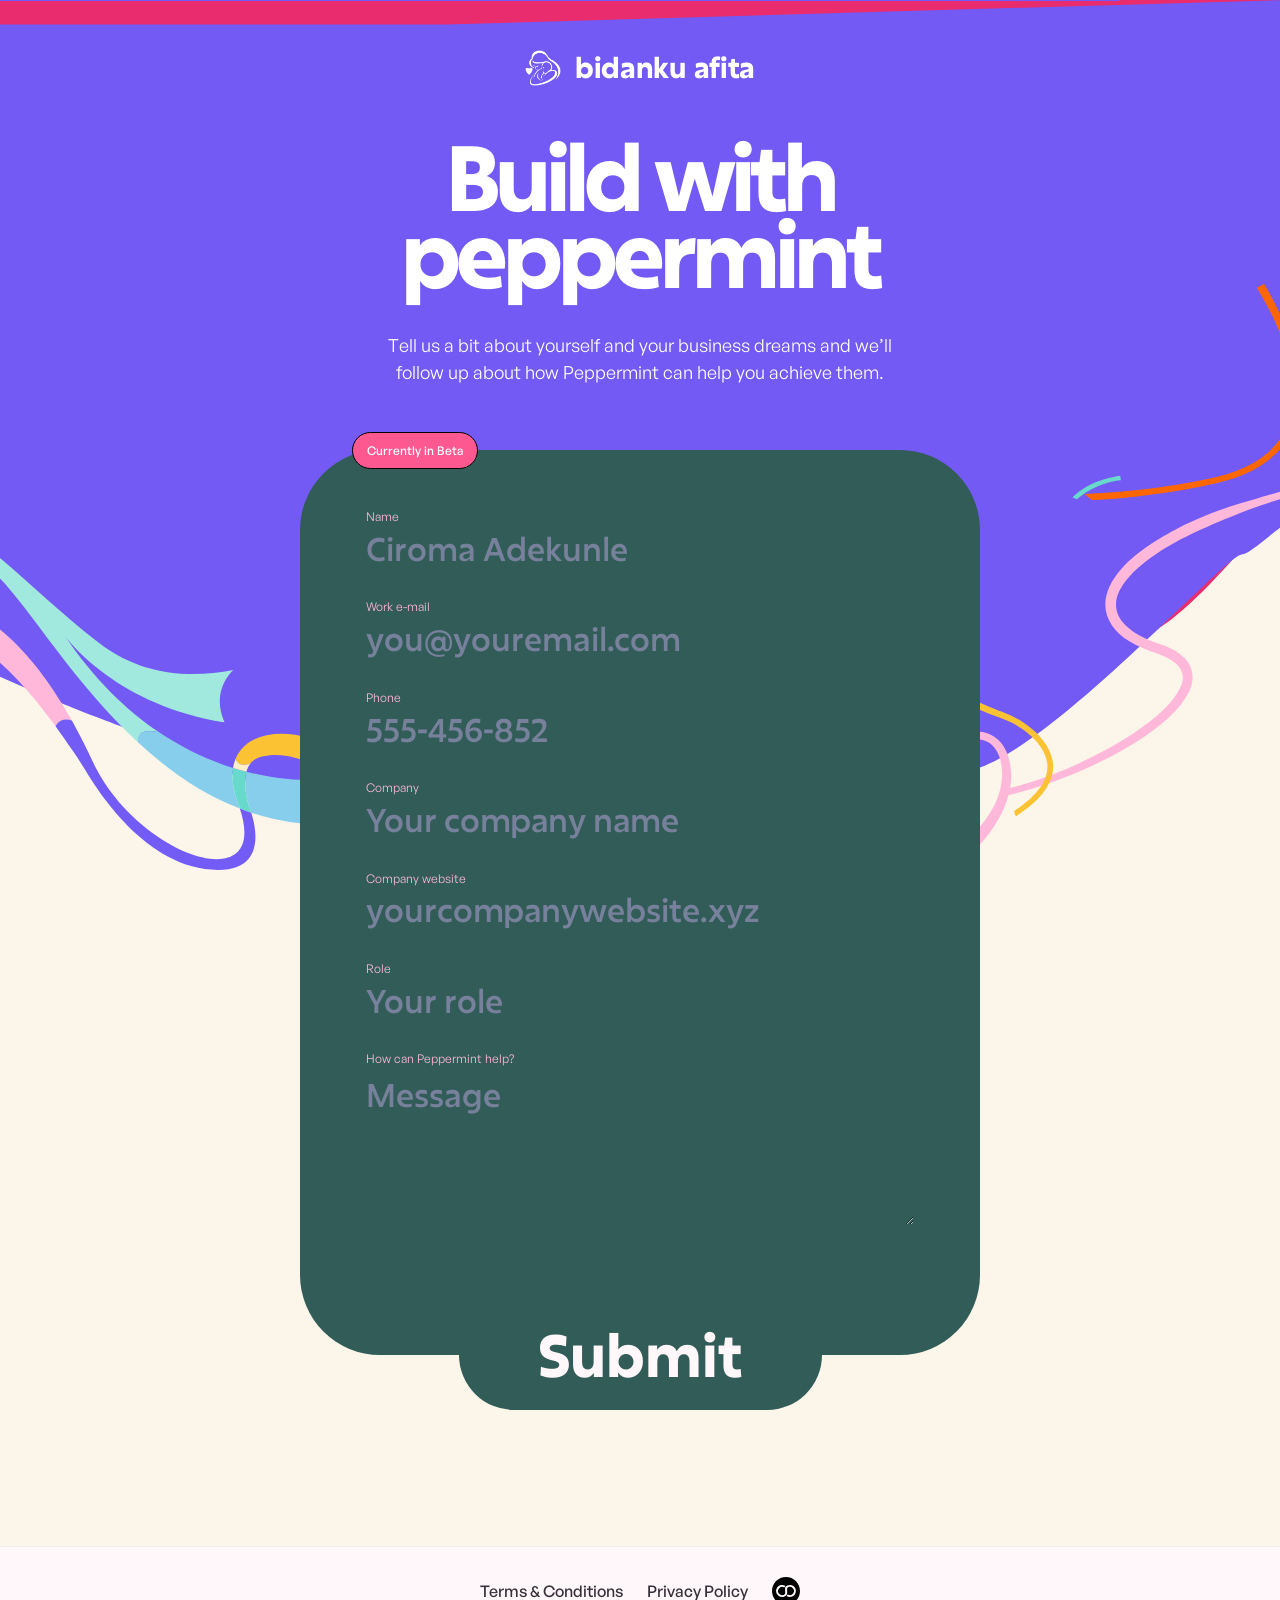
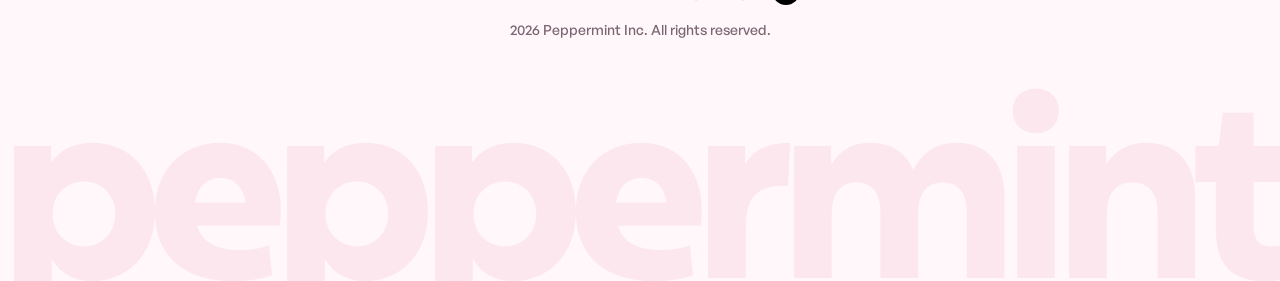
<file: contact-us.html>
<!DOCTYPE html>
<!--  This site was created in Webflow. https://webflow.com  --><!--  Last Published: Mon Jul 08 2024 16:13:25 GMT+0000 (Coordinated Universal Time)  -->
<html data-wf-page="6662e45aedcfe2c52fac7518" data-wf-site="6661acf0edb53d45a1b7197f">

<head>
  <meta charset="utf-8" />
  <title>Contact Us | Peppermint</title>
  <meta
    content="Tell us a bit about yourself and your business dreams and we’ll follow up about how peppermint can help you achieve them."
    name="description" />
  <meta content="Contact Us | Peppermint" property="og:title" />
  <meta
    content="Tell us a bit about yourself and your business dreams and we’ll follow up about how peppermint can help you achieve them."
    property="og:description" />
  <meta
    content="images/logo-afita.webp"
    property="og:image" />
  <meta content="Contact Us | Peppermint" property="twitter:title" />
  <meta
    content="Tell us a bit about yourself and your business dreams and we’ll follow up about how Peppermint can help you achieve them."
    property="twitter:description" />
  <meta
    content="images/logo-afita.webp"
    property="twitter:image" />
  <meta property="og:type" content="website" />
  <meta content="summary_large_image" name="twitter:card" />
  <meta content="width=device-width, initial-scale=1" name="viewport" />
  <meta content="Webflow" name="generator" />
  <link href="css/normalize.css" rel="stylesheet" type="text/css" />
  <link href="css/webflow.css" rel="stylesheet" type="text/css" />
  <link href="css/peppermint-check.webflow.css" rel="stylesheet" type="text/css" />
  <script type="text/javascript">
    !(function (o, c) {
      var n = c.documentElement,
        t = " w-mod-";
      (n.className += t + "js"),
        ("ontouchstart" in o ||
          (o.DocumentTouch && c instanceof DocumentTouch)) &&
        (n.className += t + "touch");
    })(window, document);
  </script>
  <link href="images/afita-favicon.png?v=8" rel="icon" type="image/png" /><link href="images/favicon.svg?v=8" rel="shortcut icon" type="image/svg+xml" />
  <link href="images/afita-favicon.png?v=8" rel="apple-touch-icon" />
  <style>
    [data-header-anim],
    [data-hero-anim],
    [data-subtext-anim] {
      visibility: hidden;
      opacity: 0;
      font-kerning: none;
      -webkit-text-rendering: optimizeSpeed;
      text-rendering: optimizeSpeed;
      -webkit-transform: translateZ(0);
    }

    #shape {
      visibility: hidden;
    }

    html.lenis,
    html.lenis body {
      height: auto;
    }
  </style>
  <style>
    [data-hero-anim] {
      visibility: hidden;
      opacity: 0;
      font-kerning: none;
      -webkit-text-rendering: optimizeSpeed;
      text-rendering: optimizeSpeed;
      -webkit-transform: translateZ(0);
    }
  </style>
</head>

<body>
  <div class="global-embed w-embed">
    <style>
      /** Links **/
      a {
        color: inherit;
        text-decoration: none;
      }

      /** Form elements **/
      textarea,
      input.text,
      input[type="text"],
      input[type="button"],
      input[type="submit"],
      .input-checkbox,
      .w-input,
      .w-select {
        -webkit-appearance: none;
        resize: vertical;
      }

      .cc-no-resize,
      .cc-no-border,
      .cc-has-cta,
      .cc-has-counter {
        resize: none;
      }

      .w-select {
        background-position: center right 2px;
      }

      input[type="email"] {
        text-transform: lowercase;
      }

      input::-webkit-outer-spin-button,
      input::-webkit-inner-spin-button {
        -webkit-appearance: none;
        margin: 0;
      }

      input[type="number"] {
        -moz-appearance: textfield;
      }

      /** Images **/
      img {
        -webkit-user-drag: none;
        -khtml-user-drag: none;
        -moz-user-drag: none;
        -o-user-drag: none;
        user-drag: none;
      }

      #scrollbar {
        scrollbar-width: none;
        /* firefox */
        -ms-overflow-style: none;
        /* IE 10+ */
      }

      ::-webkit-scrollbar {
        display: none;
        /* Safari and Chrome */
      }

      /** Buttons **/
      .c-button {
        display: inline-flex;
      }

      /** Popups **/
      .c-popup.cc-hide {
        visibility: hidden;
      }

      .c-popup {
        visibility: visible;
      }

      body {
        background: var(--metal);
      }

      body:has(.page-wrapper.cc-contact) {
        background: var(--cream);
      }

      .footer-text {
        font-size: clamp(200px, 19vw, 360px);
      }

      .usecase-slide.swiper-slide.swiper-slide-active {
        opacity: 1 !important;
      }

      .swiper-pagination-bullet::before {
        content: "";
        position: absolute;
        left: 0;
        top: 0;
        bottom: 0;
        right: 0;
        width: 0%;
      }

      .swiper-pagination-bullet.swiper-pagination-bullet-active::before {
        animation-name: countingBar;
        animation-duration: 2.5s;
        animation-timing-function: ease-in;
        animation-iteration-count: 1;
        animation-direction: alternate;
        animation-fill-mode: forwards;
        background: #735af4;
      }

      @keyframes countingBar {
        0% {
          width: 0%;
        }

        100% {
          width: 100%;
        }
      }

      .opaque-line {
        position: relative;
        padding-bottom: 20px;
      }

      .more-card:hover .more-card_image {
        transform: scale(0.98);
      }

      .more-card:hover {
        background-position: 50% -2%;
      }

      .more-card:hover .more-card_details {
        transform: scale(1.01);
      }

      .usecases-illustration_container {
        top: clamp(20px, 5vw, 100px);
      }

      .c-button:hover .btn-overlay {
        width: 100%;
      }

      .c-button:hover .btn-illustration {
        transform: translateX(0);
        right: 10px;
      }

      .heading-h1 {
        font-size: clamp(90px, 9vw, 133px);
        line-height: clamp(90px, 8vw, 113px);
      }

      .hero-hand_illustration {
        top: clamp(585px, 62vh, 650px);
      }

      @media screen and (max-width: 991px) {
        .footer-text {
          font-size: clamp(100px, 20vw, 220px);
        }

        .opaque-line {
          padding-bottom: 15px;
        }

        .heading-h1 {
          font-size: 90px;
          line-height: 0.9;
        }

        .hero-hand_illustration {
          top: 550px;
        }
      }

      @media screen and (max-width: 767px) {
        .opaque-line {
          padding-bottom: 0;
        }

        .service-illustration_line {
          margin-top: 0;
        }

        .header-parent {
          padding-bottom: 0;
          margin-top: 0;
        }

        .hero-line,
        .header-line {
          padding-bottom: 10px;
        }

        .heading-h1 {
          font-size: 60px;
        }

        .hero-hand_illustration {
          top: 550px;
        }

        .usecase-slide:last-child {
          margin-right: 0px;
          width: 100%;
        }
      }

      @media screen and (max-width: 567px) {
        .footer-text {
          font-size: clamp(64px, 18.5vw, 190px);
        }

        .heading-h1 {
          font-size: 50px;
        }

        .hero-hand_illustration {
          top: 545px;
        }
      }
    </style>
  </div>
  <div class="page-wrapper cc-contact">
    <main class="c-main">
      <section class="c-hero cc-contact">
        <div class="hero-shape">
          <div class="hero-shape_inner w-embed">
            <svg viewbox="0 0 1930 1000" fill="none" xmlns="http://www.w3.org/2000/svg">
              <rect transform="translate(0, 0)" id="circle" width="1500" height="1" fill="#735AF4"></rect>
              <path
                d="M249.299 600.01C127.192 537.216 191.046 545.969 48.2139 488.883C-28.1786 458.352 8.37414 358.813 18.1006 277.122L22.8822 236.962C37.3325 115.597 140.25 24.2068 262.472 24.2068H836.873L1648.89 0.420955C1788.24 -3.66096 1905.13 107.099 1904.1 246.507C1903.88 276.541 1903.31 298.063 1902.24 303.545C1897.75 326.38 1998.02 386.89 1842.86 429.895C1687.71 472.899 1636.73 545.969 1620.49 545.969C1604.25 545.969 1419.97 754.521 1344.35 760.23C1268.73 765.938 1160.07 805.137 1105.17 822.263C1050.28 839.389 1071.57 856.514 1034.04 907.891C996.509 959.268 1017.23 939.098 966.823 939.098H895.686C872.385 939.098 846.769 918.293 836.873 907.891C800.465 877.446 724.287 814.271 710.844 805.137C694.041 793.72 606.101 751.096 543.366 725.598C480.632 700.1 501.357 714.181 249.299 600.01Z"
                fill="#735AF4"></path>
            </svg>
          </div>
        </div>
        <a data-hero-fade="" href="index.html" class="company-logo w-inline-block"><img src="images/afita-icon-pure.webp" alt="" class="company-logo_icon"><span class="company-logo_text">bidanku <b>afita</b></span></a>
        <div class="hero-inner cc-contact">
          <h1 data-hero-anim="" class="contact-header">
            Build with peppermint
          </h1>
          <p data-subtext-anim="" class="hero-subtext cc-contact">
             Tell us a bit about yourself and your business dreams and we’ll
            follow up about how Peppermint can help you achieve them.
          </p>
        </div>
        <div class="hero-swirl_container cc-contact">
          <div class="hero-swirl cc-one w-embed">
            <svg viewbox="0 0 313 296" fill="none" xmlns="http://www.w3.org/2000/svg">
              <mask id="mask0_377_1050" style="mask-type: alpha" maskunits="userSpaceOnUse" x="10" y="112" width="301"
                height="84">
                <path
                  d="M14.3873 195.899C21.1795 194.042 27.9915 192.311 34.8033 190.62C78.9758 179.71 123.563 170.425 168.245 161.885C169.598 161.65 173.507 160.881 174.682 160.65L175.976 160.328L178.554 159.686C219.333 149.449 260.126 138.082 299.398 123.031C302.916 121.646 306.757 120.118 310.81 118.441L309.519 112.885C306.901 113.949 304.456 114.915 302.226 115.782C271.443 127.54 239.272 136.39 207.208 143.962C196.197 146.519 183.883 149.237 172.876 151.5C167.567 152.354 161.069 153.185 156.028 153.955C107.552 160.75 58.9613 166.958 10.1292 170.525L14.3873 195.899Z"
                  fill="#735BF6"></path>
              </mask>
              <g mask="url(#mask0_377_1050)">
                <path class="purple-path path" d="M5.45215 185.5C77.9521 175.333 249.852 143.3 313.452 114.5"
                  stroke="#735BF6" stroke-width="40"></path>
              </g>
            </svg>
          </div>
          <div class="hero-swirl cc-four w-embed">
            <svg viewbox="0 0 525 334" fill="none" xmlns="http://www.w3.org/2000/svg">
              <mask id="mask0_377_1029" style="mask-type: alpha" maskunits="userSpaceOnUse" x="76" y="6" width="343"
                height="246">
                <path
                  d="M76.4407 17.0018C105.469 26.24 141.273 45.7906 181.895 84.5117C212.692 113.871 257.33 190.644 322.848 251.254C319.774 235.967 343.217 240.991 343.762 241.107C311.866 219.59 279.409 188.743 249.785 144.692C254.38 150.939 303.198 214.376 409.586 231.431C397.696 204.832 410.52 186.727 418.279 178.91C375.79 187.372 326.814 184.926 283.813 151.658C207.156 92.3452 156.75 27.5208 84.0924 6.77197C80.9442 7.76355 74.3006 10.6391 76.4407 17.0018Z"
                  fill="#A1E8DF"></path>
              </mask>
              <g mask="url(#mask0_377_1029)">
                <path class="path broken-path-four"
                  d="M72.9521 8C99.7855 17.3333 175.452 56.1 239.452 128.5C303.452 200.9 405.952 208 434.452 203M232.452 120.5C244.952 149.833 297.952 225.5 341.952 254"
                  stroke="#A1E8DF" stroke-width="55"></path>
              </g>
              <mask id="mask1_377_1029" style="mask-type: alpha" maskunits="userSpaceOnUse" x="322" y="240" width="103"
                height="78">
                <path
                  d="M322.847 251.254C352.372 278.589 386.135 302.626 424.79 317.558C424.327 316.194 423.823 314.789 423.286 313.36C417.923 299.089 416.469 286.951 418.072 276.977C394.861 269.739 369.501 258.459 343.77 241.107H343.762C343.216 240.991 319.774 235.967 322.847 251.254Z"
                  fill="#86CEEC"></path>
              </mask>
              <g mask="url(#mask1_377_1029)">
                <path class="broken-path-three path" d="M312.952 231C329.952 245.5 400.252 293.9 433.452 303.5"
                  stroke="#86CEEC" stroke-width="50"></path>
              </g>
              <mask id="mask2_377_1029" style="mask-type: alpha" maskunits="userSpaceOnUse" x="430" y="280" width="95"
                height="54">
                <path
                  d="M434.574 317.078C434.574 317.078 435.293 318.797 436.226 321.664H436.235C463.272 330.613 492.606 335.051 524.452 333.142V290.248C524.452 290.248 523.37 289.314 521.395 287.794C511.182 289.149 476.369 292.347 431.442 280.786C427.187 296.131 434.574 317.078 434.574 317.078Z"
                  fill="#86CEEC"></path>
              </mask>
              <g mask="url(#mask2_377_1029)">
                <path class="broken-path-one path" d="M417.452 297.5C430.952 302.167 499.452 314.6 541.452 313"
                  stroke="#86CEEC" stroke-width="50"></path>
              </g>
              <mask id="mask3_377_1029" style="mask-type: alpha" maskunits="userSpaceOnUse" x="417" y="276" width="20"
                height="46">
                <path
                  d="M423.286 313.36C423.824 314.789 424.328 316.194 424.79 317.557C428.558 319.02 432.368 320.392 436.227 321.664C435.293 318.797 434.574 317.078 434.574 317.078C434.574 317.078 427.187 296.131 431.442 280.786C427.079 279.663 422.617 278.398 418.072 276.977C416.469 286.951 417.924 299.089 423.286 313.36Z"
                  fill="#68DACB"></path>
              </mask>
              <g mask="url(#mask3_377_1029)">
                <path class="broken-path-two path" d="M411.952 296.5L441.452 303.5" stroke="#68DACB" stroke-width="50">
                </path>
              </g>
              <mask id="mask4_377_1029" style="mask-type: alpha" maskunits="userSpaceOnUse" x="0" y="0" width="85"
                height="18">
                <path
                  d="M0.452095 2.83836L11.3595 6.28409L17.4907 9.13488L19.2343 10.2504C32.8933 8.77957 52.3282 9.3332 76.4401 17.0014C74.2999 10.6388 80.9435 7.7632 84.0918 6.77162C59.418 -0.268586 32.1661 -2.22696 0.452095 2.83836Z"
                  fill="#A1E8DF"></path>
              </mask>
              <g mask="url(#mask4_377_1029)">
                <path class="broken-path-five path" d="M-0.0478516 7.5C11.1188 4.66666 58.7521 3.1 85.9521 13.5"
                  stroke="#A1E8DF" stroke-width="40"></path>
              </g>
            </svg>
          </div>
          <div class="hero-swirl cc-two w-embed">
            <svg viewbox="0 0 855 774" fill="none" xmlns="http://www.w3.org/2000/svg">
              <mask id="mask0_377_1052" style="mask-type: alpha" maskunits="userSpaceOnUse" x="111" y="1" width="612"
                height="694">
                <path
                  d="M112.905 694.938C156.127 689.613 199.153 681.551 240.474 667.606C287.785 651.347 336.868 627.077 367.903 586.553C375.661 576.193 382.169 564.223 385.498 551.559C405.889 546.948 425.982 539.825 442.069 533.486C475.811 519.892 541.702 487.15 554.22 451.492C560.366 432.76 547.361 420.348 531.195 413.821C528.738 412.772 525.935 411.82 523.398 410.973C516.162 408.529 508.998 405.45 502.678 401.495C494.554 396.334 487.423 389.643 485.357 380.351C482.291 364.285 495.365 350.01 506.782 339.967C533.495 317.397 566.573 304.246 598.603 291.04C611.663 285.701 625.036 281.094 638.651 277.356C645.551 275.339 652.345 273.791 659.278 271.579C673.234 267.035 686.463 259.467 696.615 248.706C748.02 193.823 712.501 83.0118 687.604 21.6777C684.839 15.025 682.04 8.44694 678.944 1.9184L670 6.37036C699.164 65.9483 743.564 188.299 691.665 244.003C679.843 256.632 663.795 264 647.116 268.018C640.678 269.654 623.029 274.898 616.273 276.829C588.631 284.342 561.383 293.95 536.167 307.792C514.675 319.665 489.882 335.716 478.891 358.589C469.039 379.813 478.813 398.168 497.657 409.554C505.668 414.492 514.149 417.85 522.924 420.669C524.525 421.214 526.098 421.795 527.64 422.426C539.028 427.065 550.238 434.99 545.661 448.747C537.12 473.038 499.459 496.334 477.387 508.737C448.868 524.091 418.549 537.369 386.923 544.948C388.103 537.977 388.252 530.846 387.06 523.706C383.369 500.843 367.95 488.705 344.919 494.094C328.394 498.017 307.278 512.364 304.46 530.14C302.623 543.665 314.951 551.619 326.533 554.39C327.138 554.526 327.75 554.656 328.366 554.776L327.644 548.757L327.648 548.753C324.575 547.921 321.597 546.79 318.763 545.275C309.055 539.879 307.886 531.361 313.747 522.28C321.152 511.272 333.543 503.605 346.401 500.651C359.922 497.67 371.866 501.837 376.722 515.458C380.065 524.681 380.217 534.509 378.222 543.978C378.01 545 377.77 546.02 377.499 547.026C376.922 549.256 376.227 551.452 375.437 553.611L375.433 553.614C375.404 553.697 375.38 553.762 375.357 553.82C375.309 553.943 375.282 554.011 375.282 554.011C374.077 557.23 372.651 560.353 371.043 563.348C338.405 621.663 256.778 648.094 194.252 657.574C166.77 661.7 138.932 663.453 111.143 663.036L112.905 694.938Z"
                  fill="#FF9ECB"></path>
              </mask>
              <g mask="url(#mask0_377_1052)">
                <path class="pink-path path"
                  d="M104.953 683C208.786 671 416.052 620.6 378.452 511C364.215 469.5 271.953 532.001 331.452 554M382.453 549.5C432.787 539.167 532.952 502.5 551.452 439C535.952 397.5 481.952 429.5 480.452 367C493.452 305.5 662.953 276 690.452 251.5C713.952 223.5 748.452 190.5 673.952 -0.999512"
                  stroke="#FFB8D9" stroke-width="40"></path>
              </g>
            </svg>
          </div>
          <div class="hero-swirl cc-five w-embed">
            <svg viewbox="0 0 254 276" fill="none" xmlns="http://www.w3.org/2000/svg">
              <mask id="mask0_368_958" style="mask-type: alpha" maskunits="userSpaceOnUse" x="30" y="8" width="180"
                height="267">
                <path
                  d="M170.104 268.978L171.033 274.871C188.126 264.06 202.645 250.879 207.543 235.298C213.63 216.148 201.909 198.549 187.73 186.729C179.448 179.718 169.909 174.292 159.771 170.487C156.934 169.408 152.826 167.862 150.039 166.742C115.663 152.779 80.6181 133.718 57.162 104.343C33.1989 73.1984 39.174 45.715 73.7997 26.9659C81.2205 23.0057 89.142 20.1084 97.2492 17.8605C95.6109 16.3436 93.986 14.6152 93.2916 13.2072L84.753 8.08365C82.3884 8.87381 80.0459 9.72996 77.7286 10.6559C48.4695 22.3551 22.6631 47.8406 32.4811 81.7433C46.2003 126.843 106.649 156.667 147.732 172.643C154.047 175.107 160.868 177.252 166.927 180.316C182.699 188.273 201.116 203.318 203.304 221.829C205.118 240.396 189.481 256.375 170.104 268.978Z"
                  fill="#FBC333"></path>
              </mask>
              <g mask="url(#mask0_368_958)">
                <path class="yellow-path path"
                  d="M170.953 272.5C196.286 258 233.153 219.7 177.953 182.5C108.453 150.999 7.45251 101.999 40.9525 46.4993C64.1522 26.0993 93.1188 10.3333 99.9521 7.5"
                  stroke="#FBC333" stroke-width="40"></path>
              </g>
            </svg>
          </div>
          <div class="hero-swirl cc-six w-embed">
            <svg viewbox="0 0 307 290" fill="none" xmlns="http://www.w3.org/2000/svg">
              <mask id="mask0_377_1057" style="mask-type: alpha" maskunits="userSpaceOnUse" x="36" y="0" width="217"
                height="225">
                <path
                  d="M107.441 212.685C83.9544 215.706 60.3352 217.632 36.6761 218.685L44.2914 224.957C58.6512 224.093 73.0125 222.956 87.3589 221.384C110.037 218.952 132.623 215.561 154.975 210.99C163.616 209.24 172.252 207.327 180.724 204.785C265.278 179.126 264.828 107.98 232.79 38.3261C227.227 26.2591 220.956 14.5107 213.874 3.2622C213.387 2.49858 212.921 1.76897 212.385 0.968628L205.402 5.79764C209.276 11.4256 212.896 17.2952 216.286 23.2384C229.763 47.1237 240.758 72.9444 244.845 100.167C251.596 146.259 232.323 179.335 188.655 195.609C177.386 199.964 165.586 202.608 153.754 205.007C138.471 208.16 122.905 210.671 107.441 212.685Z"
                  fill="#FF6600"></path>
              </mask>
              <g mask="url(#mask0_377_1057)">
                <path class="red-path path" d="M35.4521 224C142.952 221 322.452 195 210.452 -0.5" stroke="#FF6600"
                  stroke-width="40"></path>
              </g>
            </svg>
          </div>
          <div class="hero-swirl cc-seven cc-contact w-embed">
            <svg viewbox="0 0 298 277" fill="none" xmlns="http://www.w3.org/2000/svg">
              <mask id="mask0_368_956" style="mask-type: alpha" maskunits="userSpaceOnUse" x="0" y="159" width="119"
                height="25">
                <path
                  d="M0.406214 181.568C1.58926 182.14 3.26356 182.915 4.82963 183.488C5.7673 182.631 6.72651 181.809 7.71182 181.01C28.5529 164.113 57.9566 162.061 83.6172 164.606C92.0093 165.437 100.334 166.712 108.64 168.138L118.619 165.279C102.855 162.421 87.0729 159.714 71.0332 159.309C45.926 158.676 18.9055 163.644 0.406214 181.568Z"
                  fill="#68DACB"></path>
              </mask>
              <g mask="url(#mask0_368_956)">
                <path class="blue-path path" d="M2.95215 183.5C13.4521 167.5 56.9521 151.9 118.952 167.5"
                  stroke="#68DACB" stroke-width="40"></path>
              </g>
              <mask id="mask1_368_956" style="mask-type: alpha" maskunits="userSpaceOnUse" x="124" y="131" width="97"
                height="46">
                <path
                  d="M133.654 167.975L124.399 170.942C138.618 173.488 152.848 175.914 167.293 176.701C180.228 177.406 194.274 177.079 205.857 170.529C211.163 167.529 215.603 163.288 218.107 157.665C220.7 151.859 221.025 144.88 216.884 139.705C213.781 135.829 209.328 133.779 204.82 131.843C203.884 132.977 202.588 134.466 201.68 135.492C206.283 137.459 212.133 139.484 214.512 144.255C217.235 149.712 214.495 156.532 210.858 160.875C207.011 165.482 201.243 168.275 195.595 169.965C182.541 173.875 168.277 172.648 154.942 171.128C147.821 170.317 140.734 169.201 133.654 167.975Z"
                  fill="#68DACB"></path>
              </mask>
              <g mask="url(#mask1_368_956)">
                <path class="blue-path path"
                  d="M126.452 168.5C153.952 174.667 211.452 181.5 217.452 153.5C220.452 139.5 209.452 137.5 200.452 131.124"
                  stroke="#68DACB" stroke-width="40"></path>
              </g>
              <mask id="mask2_368_956" style="mask-type: alpha" maskunits="userSpaceOnUse" x="183" y="72" width="99"
                height="61">
                <path
                  d="M190.067 101.91C192.99 96.1107 198.05 91.5395 203.384 87.9847C213.844 81.0216 226.571 78.3713 238.937 77.5383C252.218 76.6444 265.567 77.8361 278.777 79.1811C281.662 79.47 282.09 74.9949 279.209 74.7028C275.941 74.3735 272.669 74.0543 269.396 73.7743C244.228 71.6377 214.577 71.0732 194.563 89.1384C189.596 93.6263 185.424 99.2907 183.834 105.882C182.317 112.153 183.19 118.954 186.592 124.479C188.751 127.987 191.795 130.416 195.205 132.363C196.625 131.102 197.63 129.918 198.338 128.901C194.512 126.896 191.164 124.31 189.235 119.888C186.698 114.07 187.239 107.509 190.067 101.91Z"
                  fill="#68DACB"></path>
              </mask>
              <g mask="url(#mask2_368_956)">
                <path class="blue-path path"
                  d="M280.453 77.0003C257.953 74 217.453 69.0004 189.453 98.0003C180.324 122.597 189.585 127.518 199.953 130.959"
                  stroke="#68DACB" stroke-width="40"></path>
              </g>
            </svg>
          </div>
          <div class="hero-swirl cc-three w-embed">
            <svg viewbox="0 0 426 271" fill="none" xmlns="http://www.w3.org/2000/svg">
              <mask id="mask0_377_1028" style="mask-type: alpha" maskunits="userSpaceOnUse" x="0" y="0" width="158"
                height="128">
                <path
                  d="M0.932312 0.97897C0.932312 0.97897 4.48547 22.2318 4.9978 25.8098C61.6665 26.2725 111.997 86.42 141.546 127.232C145.959 118.274 154.66 120.307 157.866 121.423C88.3896 -2.83034 20.5821 -2.08666 0.932312 0.97897Z"
                  fill="#FFB8D9"></path>
              </mask>
              <g mask="url(#mask0_377_1028)">
                <path class="broken-path-four path" d="M-4.54785 14C16.2855 5.66665 91.9521 23.0001 152.952 127"
                  stroke="#FFB8D9" stroke-width="50"></path>
              </g>
              <mask id="mask1_377_1028" style="mask-type: alpha" maskunits="userSpaceOnUse" x="141" y="120" width="201"
                height="151">
                <path
                  d="M141.546 127.232C148.685 137.09 154.61 145.816 159.122 152.302C162.989 157.863 166.658 163.557 170.178 169.341C182.548 189.676 231.714 270.887 304.19 270.887C351.951 270.887 341.911 227.976 337.234 213.664H337.226C333.367 212.392 329.558 211.02 325.79 209.558C356.769 301.212 222.889 258.087 178.35 161.772C171.533 147.039 164.691 133.627 157.866 121.423C154.66 120.307 145.959 118.274 141.546 127.232Z"
                  fill="#735BF6"></path>
              </mask>
              <g mask="url(#mask1_377_1028)">
                <path class="broken-path-three path"
                  d="M142.452 111C163.452 157.333 227.952 261.6 293.952 266C349.452 266 334.452 218.5 332.452 204.5"
                  stroke="#735BF6" stroke-width="50"></path>
              </g>
              <mask id="mask2_377_1028" style="mask-type: alpha" maskunits="userSpaceOnUse" x="321" y="134" width="105"
                height="46">
                <path
                  d="M321.642 159.731C324.369 167.936 332.549 166.035 336.45 164.581C338.912 161.458 342.399 159.053 347.241 157.822C379.468 149.617 412.396 172.142 422.395 179.794C424.394 179.529 425.452 179.331 425.452 179.331V151.914C381.666 126.422 334.177 129.38 321.642 159.731Z"
                  fill="#FBC333"></path>
              </mask>
              <g mask="url(#mask2_377_1028)">
                <path class="broken-path-one path" d="M324.452 169C329.619 152.667 372.452 125.5 436.452 169"
                  stroke="#FBC333" stroke-width="50"></path>
              </g>
              <mask id="mask3_377_1028" style="mask-type: alpha" maskunits="userSpaceOnUse" x="319" y="159" width="18"
                height="14">
                <path
                  d="M319.073 168.977C323.618 170.398 328.08 171.663 332.443 172.786C333.277 169.762 334.566 166.961 336.45 164.581C332.55 166.035 324.369 167.936 321.643 159.731C320.461 162.573 319.593 165.655 319.073 168.977Z"
                  fill="#FEEFC8"></path>
              </mask>
              <g mask="url(#mask3_377_1028)">
                <path class="broken-path-two path" d="M323.952 176L328.952 161.5" stroke="#FEEFC8" stroke-width="50">
                </path>
              </g>
            </svg>
          </div>
        </div>
      </section>
      <section class="c-contact">
        <div data-contact-anim="" class="contact-form_wrapper w-form">
          <form id="contact-form" name="wf-form-contact-form" data-name="contact-form" class="contact-form"
            data-wf-page-id="6662e45aedcfe2c52fac7518" data-wf-element-id="c6b1aa79-9179-6f1d-ae31-34dca788fc45">
            <div class="contact-form_inner">
              <div class="c-form_field">
                <div class="c-label_wrapper">
                  <div class="c-label">Name</div>
                </div>
                <div class="c-input_wrapper">
                  <input class="c-input w-input" maxlength="256" name="Name" data-name="Name"
                    placeholder="Ciroma Adekunle" type="text" id="Name" required="" />
                </div>
              </div>
              <div class="c-form_field">
                <div class="c-label_wrapper">
                  <div class="c-label">Work e-mail</div>
                </div>
                <div class="c-input_wrapper">
                  <input class="c-input w-input" maxlength="256" name="Work-Email" data-name="Work Email"
                    placeholder="you@youremail.com" type="email" id="Work-Email" required="" />
                </div>
              </div>
              <div class="c-form_field">
                <div class="c-label_wrapper">
                  <div class="c-label">Phone</div>
                </div>
                <div class="c-input_wrapper">
                  <input class="c-input w-input" maxlength="256" name="Phone" data-name="Phone"
                    placeholder="555-456-852" type="tel" id="Phone" required="" />
                </div>
              </div>
              <div class="c-form_field">
                <div class="c-label_wrapper">
                  <div class="c-label">Company</div>
                </div>
                <div class="c-input_wrapper">
                  <input class="c-input w-input" maxlength="256" name="Company" data-name="Company"
                    placeholder="Your company name" type="text" id="Company" required="" />
                </div>
              </div>
              <div class="c-form_field">
                <div class="c-label_wrapper">
                  <div class="c-label">Company website</div>
                </div>
                <div class="c-input_wrapper">
                  <input class="c-input w-input" maxlength="256" name="Company-Website" data-name="Company website"
                    placeholder="yourcompanywebsite.xyz" type="text" id="Company-website" required="" />
                </div>
              </div>
              <div class="c-form_field">
                <div class="c-label_wrapper">
                  <div class="c-label">Role</div>
                </div>
                <div class="c-input_wrapper">
                  <input class="c-input w-input" maxlength="256" name="Role" data-name="Role" placeholder="Your role"
                    type="text" id="Role" required="" />
                </div>
              </div>
              <div class="c-form_field cc-textarea">
                <div class="c-label_wrapper">
                  <div class="c-label">How can Peppermint help?</div>
                </div>
                <div class="c-input_wrapper">
                  <textarea id="Message" name="Message" maxlength="5000" data-name="Message" placeholder="Message"
                    class="c-input cc-textarea w-input"></textarea>
                </div>
              </div>
              <div class="form-success w-form-done">
                <div>
                  Thanks for your interest in Peppermint!<br />
                  We'll be in touch soon.
                </div>
              </div>
              <div class="form-tag">Currently in Beta</div>
            </div>
            <div class="form-btn_wrapper">
              <input type="submit" data-wait="Please wait..." id="submit" class="form-btn w-button" value="Submit" />
              <div>
                <div class="form-btn cc-two">
                  <div>Submit</div>
                  <div class="c-spinner">
                    <div class="spinner-inner">
                      <div class="spinner-bar"></div>
                      <div class="spinner-bar"></div>
                      <div class="spinner-bar"></div>
                      <div class="spinner-bar"></div>
                      <div class="spinner-bar"></div>
                      <div class="spinner-bar"></div>
                      <div class="spinner-bar"></div>
                      <div class="spinner-bar"></div>
                      <div class="spinner-bar"></div>
                      <div class="spinner-bar"></div>
                      <div class="spinner-bar"></div>
                      <div class="spinner-bar"></div>
                    </div>
                  </div>
                </div>
              </div>
            </div>
          </form>
          <div class="form-success">
            <div>
              Thanks for your interest in Peppermint!<br />
              We'll be in touch soon.
            </div>
          </div>
          <div class="form-error w-form-fail">
            <div>Oops! Something went wrong while submitting the form.</div>
          </div>
        </div>
      </section>
      <footer class="c-footer">
        <div class="footer-inner">
          <div class="w-embed w-script">
            <script type="text/javascript">
              document.write(new Date().getFullYear());
            </script>
            Peppermint Inc. All rights reserved.
          </div>
          <div class="footer-links">
            <a href="terms-and-conditions.html" class="footer-link">Terms &amp; Conditions</a>
            <a href="privacy-policy.html" class="footer-link">Privacy Policy</a>
            <a href="https://wearecheck.co/" target="_blank" class="check-link w-inline-block"></a>
          </div>
        </div>
        <div class="footer-text_container">
          <div class="footer-text cc-one">peppermint</div>
          <div class="footer-text cc-two">peppermint</div>
        </div>
      </footer>
    </main>
  </div>
  <script src="js/jquery.min.js"
    type="text/javascript" integrity="sha256-9/aliU8dGd2tb6OSsuzixeV4y/faTqgFtohetphbbj0="
    crossorigin="anonymous"></script>
  <script src="js/webflow.js" type="text/javascript"></script>
  <script src="js/gsap.min.js"
    integrity="sha512-7eHRwcbYkK4d9g/6tD/mhkf++eoTHwpNM9woBxtPUBWm67zeAfFC+HrdoE2GanKeocly/VxeLvIqwvCdk7qScg=="
    crossorigin="anonymous" referrerpolicy="no-referrer"></script>
  <script src="js/ScrollTrigger.min.js"
    integrity="sha512-onMTRKJBKz8M1TnqqDuGBlowlH0ohFzMXYRNebz+yOcc5TQr/zAKsthzhuv0hiyUKEiQEQXEynnXCvNTOk50dg=="
    crossorigin="anonymous" referrerpolicy="no-referrer"></script>
  <script src="js/DrawSVGPlugin.min.js"></script>
  <script src="js/swiper-bundle.min.js"
    integrity="sha512-Ysw1DcK1P+uYLqprEAzNQJP+J4hTx4t/3X2nbVwszao8wD+9afLjBQYjz7Uk4ADP+Er++mJoScI42ueGtQOzEA=="
    crossorigin="anonymous" referrerpolicy="no-referrer"></script>
  <script src="js/SplitText.min.js"></script>

  <script src="js/lenis.min.js"></script>
  <script>
    gsap.registerPlugin(
      ScrollTrigger,
      DrawSVGPlugin,
      SplitText
    );
    //Smooth Scroll
    const lenis = new Lenis();
    function raf (time) {
      lenis.raf(time);
      requestAnimationFrame(raf);
    }
    requestAnimationFrame(raf);
    window.onload = () => {
      if (history.scrollRestoration) {
        history.scrollRestoration = "manual";
      } else {
        window.onbeforeunload = function () {
          window.scrollTo(0, 0);
        };
      }
    };
    lenis.on("scroll", ScrollTrigger.update);
    function checkDevice () {
      if (window.innerWidth <= 767) {
        isMobile = true;
        isWideScreen = false;
      } else if (window.innerWidth >= 1900) {
        isWideScreen = true;
        isMobile = false;
      } else {
        isMobile = false;
        isWideScreen = false;
      }
    }
    checkDevice();
    window.addEventListener("resize", checkDevice);
    console.log("👋 – 🔨 with ❤️ by Check");
  </script>
  <script src="js/lottie.min.js"></script>
  <script>
    //hero animation
    gsap.set("[data-hero-anim]", { visibility: "visible", opacity: 1 });
    gsap.set("[data-subtext-anim]", { visibility: "visible", opacity: 1 });
    gsap.set("[data-hero-fade]", { visibility: "visible", opacity: 1 });
    heroResults = new SplitText("[data-hero-anim]", {
      type: "lines",
      linesClass: "hero-line",
    });
    subtextResults = new SplitText("[data-subtext-anim]", {
      type: "lines",
      linesClass: "subtext-line",
    });
    headerLines = heroResults.lines;
    subtextLines = subtextResults.lines;
    const headerResultsParent = new SplitText("[data-hero-anim]", {
      linesClass: "header-parent",
    });
    const subtextResultsParent = new SplitText("[data-subtext-anim]", {
      linesClass: "header-parent",
    });
    window.addEventListener("resize", () => {
      heroResults.revert();
    });
    //Hero Reveal Animation
    const heroTl = gsap.timeline({});
    heroTl
      .fromTo(
        ".broken-path-one",
        0.5,
        { drawSVG: "100% 100%" },
        { drawSVG: "0% 100%", ease: "power2.out" },
        "<+0.8"
      )
      .fromTo(
        ".broken-path-two",
        0.3,
        { drawSVG: "100% 100%" },
        { drawSVG: "0% 100%", ease: "power2.out" },
        "<"
      )
      .fromTo(
        ".broken-path-three",
        0.6,
        { drawSVG: "100% 100%" },
        { drawSVG: "0% 100%", ease: "power2.out" },
        "<"
      )
      .fromTo(
        ".broken-path-four",
        0.6,
        { drawSVG: "100% 100%" },
        { drawSVG: "0% 100%", ease: "power2.out" },
        "<"
      )
      .fromTo(
        ".broken-path-five",
        0.5,
        { drawSVG: "100% 100%" },
        { drawSVG: "0% 100%", ease: "power2.out" },
        "<"
      )
      .from(
        ".pink-path",
        {
          duration: 1,
          ease: "power2.out",
          drawSVG: 0,
        },
        "<"
      )
      .from(
        ".purple-path",
        {
          duration: 0.6,
          ease: "power2.out",
          drawSVG: 0,
          delay: 0.1,
        },
        "<"
      )
      .from(
        ".yellow-path",
        {
          duration: 0.5,
          ease: "power2.out",
          drawSVG: 0,
          delay: 0.1,
        },
        "<"
      )
      .from(
        ".red-path",
        {
          duration: 0.4,
          ease: "power2.out",
          drawSVG: 0,
          delay: 0.15,
        },
        "<"
      )
      .from(
        ".blue-path",
        {
          duration: 0.5,
          ease: "power2.out",
          stagger: 0.1,
          drawSVG: 0,
          delay: 0.2,
        },
        "<"
      );

    //form submission
    const form = document.querySelector("#contact-form");
    const submitButton = document.querySelector("#submit");
    const spinnerButton = document.querySelector(".form-btn.cc-two");
    const successMessage = document.querySelector(".form-success");
    const errorMessage = document.querySelector(".form-error");
    const formInputs = document.querySelectorAll(".c-form_field");

    const scriptURL =
      "https://script.google.com/macros/s/AKfycbwbX3CFESp6TSwtX6VK7pXWl1lgbacAn0A5qUWi0KZdjpNn6aF4OgDhkY4H3fhsnCI4rA/exec";

    form.addEventListener("submit", (e) => {
      submitButton.disabled = true;
      submitButton.style.display = "none";
      spinnerButton.style.display = "flex";
      e.preventDefault();
      let requestBody = new FormData(form);
      fetch(scriptURL, { method: "POST", body: requestBody })
        .then((response) => {
          submitButton.style.display = "none";
          spinnerButton.style.display = "none";
          successMessage.style.display = "block";
          errorMessage.style.display = "none";
          formInputs.forEach((input) => (input.style.display = "none"));
        })
        .catch((error) => {
          spinnerButton.style.display = "none";
          errorMessage.style.display = "block";
          successMessage.style.display = "none";
        });
    });
  </script>

</body>

</html>
</file>
<file: css/webflow.css>
@font-face {
  font-family: 'webflow-icons';
  src: url("[data-uri]") format('truetype');
  font-weight: normal;
  font-style: normal;
}
[class^="w-icon-"],
[class*=" w-icon-"] {
  /* use !important to prevent issues with browser extensions that change fonts */
  font-family: 'webflow-icons' !important;
  speak: none;
  font-style: normal;
  font-weight: normal;
  font-variant: normal;
  text-transform: none;
  line-height: 1;
  /* Better Font Rendering =========== */
  -webkit-font-smoothing: antialiased;
  -moz-osx-font-smoothing: grayscale;
}
.w-icon-slider-right:before {
  content: "\e600";
}
.w-icon-slider-left:before {
  content: "\e601";
}
.w-icon-nav-menu:before {
  content: "\e602";
}
.w-icon-arrow-down:before,
.w-icon-dropdown-toggle:before {
  content: "\e603";
}
.w-icon-file-upload-remove:before {
  content: "\e900";
}
.w-icon-file-upload-icon:before {
  content: "\e903";
}
* {
  -webkit-box-sizing: border-box;
  -moz-box-sizing: border-box;
  box-sizing: border-box;
}
html {
  height: 100%;
}
body {
  margin: 0;
  min-height: 100%;
  background-color: #fff;
  font-family: Arial, sans-serif;
  font-size: 14px;
  line-height: 20px;
  color: #333;
}
img {
  max-width: 100%;
  vertical-align: middle;
  display: inline-block;
}
html.w-mod-touch * {
  background-attachment: scroll !important;
}
.w-block {
  display: block;
}
.w-inline-block {
  max-width: 100%;
  display: inline-block;
}
.w-clearfix:before,
.w-clearfix:after {
  content: " ";
  display: table;
  grid-column-start: 1;
  grid-row-start: 1;
  grid-column-end: 2;
  grid-row-end: 2;
}
.w-clearfix:after {
  clear: both;
}
.w-hidden {
  display: none;
}
.w-button {
  display: inline-block;
  padding: 9px 15px;
  background-color: #3898EC;
  color: white;
  border: 0;
  line-height: inherit;
  text-decoration: none;
  cursor: pointer;
  border-radius: 0;
}
input.w-button {
  -webkit-appearance: button;
}
html[data-w-dynpage] [data-w-cloak] {
  color: transparent !important;
}
.w-code-block {
  margin: unset;
}
pre.w-code-block code {
  all: inherit;
}
.w-webflow-badge,
.w-webflow-badge * {
  position: static;
  left: auto;
  top: auto;
  right: auto;
  bottom: auto;
  z-index: auto;
  display: block;
  visibility: visible;
  overflow: visible;
  overflow-x: visible;
  overflow-y: visible;
  box-sizing: border-box;
  width: auto;
  height: auto;
  max-height: none;
  max-width: none;
  min-height: 0;
  min-width: 0;
  margin: 0;
  padding: 0;
  float: none;
  clear: none;
  border: 0 none transparent;
  border-radius: 0;
  background: none;
  background-image: none;
  background-position: 0% 0%;
  background-size: auto auto;
  background-repeat: repeat;
  background-origin: padding-box;
  background-clip: border-box;
  background-attachment: scroll;
  background-color: transparent;
  box-shadow: none;
  opacity: 1;
  transform: none;
  transition: none;
  direction: ltr;
  font-family: inherit;
  font-weight: inherit;
  color: inherit;
  font-size: inherit;
  line-height: inherit;
  font-style: inherit;
  font-variant: inherit;
  text-align: inherit;
  letter-spacing: inherit;
  text-decoration: inherit;
  text-indent: 0;
  text-transform: inherit;
  list-style-type: disc;
  text-shadow: none;
  font-smoothing: auto;
  vertical-align: baseline;
  cursor: inherit;
  white-space: inherit;
  word-break: normal;
  word-spacing: normal;
  word-wrap: normal;
}
.w-webflow-badge {
  position: fixed !important;
  display: inline-block !important;
  visibility: visible !important;
  z-index: 2147483647 !important;
  top: auto !important;
  right: 12px !important;
  bottom: 12px !important;
  left: auto !important;
  color: #aaadb0 !important;
  background-color: #fff !important;
  border-radius: 3px !important;
  padding: 6px !important;
  font-size: 12px !important;
  opacity: 1 !important;
  line-height: 14px !important;
  text-decoration: none !important;
  transform: none !important;
  margin: 0 !important;
  width: auto !important;
  height: auto !important;
  overflow: visible !important;
  white-space: nowrap;
  box-shadow: 0 0 0 1px rgba(0, 0, 0, 0.1), 0px 1px 3px rgba(0, 0, 0, 0.1);
  cursor: pointer;
}
.w-webflow-badge > img {
  display: inline-block !important;
  visibility: visible !important;
  opacity: 1 !important;
  vertical-align: middle !important;
}
h1,
h2,
h3,
h4,
h5,
h6 {
  font-weight: bold;
  margin-bottom: 10px;
}
h1 {
  font-size: 38px;
  line-height: 44px;
  margin-top: 20px;
}
h2 {
  font-size: 32px;
  line-height: 36px;
  margin-top: 20px;
}
h3 {
  font-size: 24px;
  line-height: 30px;
  margin-top: 20px;
}
h4 {
  font-size: 18px;
  line-height: 24px;
  margin-top: 10px;
}
h5 {
  font-size: 14px;
  line-height: 20px;
  margin-top: 10px;
}
h6 {
  font-size: 12px;
  line-height: 18px;
  margin-top: 10px;
}
p {
  margin-top: 0;
  margin-bottom: 10px;
}
blockquote {
  margin: 0 0 10px 0;
  padding: 10px 20px;
  border-left: 5px solid #E2E2E2;
  font-size: 18px;
  line-height: 22px;
}
figure {
  margin: 0;
  margin-bottom: 10px;
}
figcaption {
  margin-top: 5px;
  text-align: center;
}
ul,
ol {
  margin-top: 0px;
  margin-bottom: 10px;
  padding-left: 40px;
}
.w-list-unstyled {
  padding-left: 0;
  list-style: none;
}
.w-embed:before,
.w-embed:after {
  content: " ";
  display: table;
  grid-column-start: 1;
  grid-row-start: 1;
  grid-column-end: 2;
  grid-row-end: 2;
}
.w-embed:after {
  clear: both;
}
.w-video {
  width: 100%;
  position: relative;
  padding: 0;
}
.w-video iframe,
.w-video object,
.w-video embed {
  position: absolute;
  top: 0;
  left: 0;
  width: 100%;
  height: 100%;
  border: none;
}
fieldset {
  padding: 0;
  margin: 0;
  border: 0;
}
button,
[type='button'],
[type='reset'] {
  border: 0;
  cursor: pointer;
  -webkit-appearance: button;
}
.w-form {
  margin: 0 0 15px;
}
.w-form-done {
  display: none;
  padding: 20px;
  text-align: center;
  background-color: #dddddd;
}
.w-form-fail {
  display: none;
  margin-top: 10px;
  padding: 10px;
  background-color: #ffdede;
}
label {
  display: block;
  margin-bottom: 5px;
  font-weight: bold;
}
.w-input,
.w-select {
  display: block;
  width: 100%;
  height: 38px;
  padding: 8px 12px;
  margin-bottom: 10px;
  font-size: 14px;
  line-height: 1.42857143;
  color: #333333;
  vertical-align: middle;
  background-color: #ffffff;
  border: 1px solid #cccccc;
}
.w-input:-moz-placeholder,
.w-select:-moz-placeholder {
  color: #999;
}
.w-input::-moz-placeholder,
.w-select::-moz-placeholder {
  color: #999;
  opacity: 1;
}
.w-input::-webkit-input-placeholder,
.w-select::-webkit-input-placeholder {
  color: #999;
}
.w-input:focus,
.w-select:focus {
  border-color: #3898EC;
  outline: 0;
}
.w-input[disabled],
.w-select[disabled],
.w-input[readonly],
.w-select[readonly],
fieldset[disabled] .w-input,
fieldset[disabled] .w-select {
  cursor: not-allowed;
}
.w-input[disabled]:not(.w-input-disabled),
.w-select[disabled]:not(.w-input-disabled),
.w-input[readonly],
.w-select[readonly],
fieldset[disabled]:not(.w-input-disabled) .w-input,
fieldset[disabled]:not(.w-input-disabled) .w-select {
  background-color: #eeeeee;
}
textarea.w-input,
textarea.w-select {
  height: auto;
}
.w-select {
  background-color: #f3f3f3;
}
.w-select[multiple] {
  height: auto;
}
.w-form-label {
  display: inline-block;
  cursor: pointer;
  font-weight: normal;
  margin-bottom: 0px;
}
.w-radio {
  display: block;
  margin-bottom: 5px;
  padding-left: 20px;
}
.w-radio:before,
.w-radio:after {
  content: " ";
  display: table;
  grid-column-start: 1;
  grid-row-start: 1;
  grid-column-end: 2;
  grid-row-end: 2;
}
.w-radio:after {
  clear: both;
}
.w-radio-input {
  margin: 4px 0 0;
  line-height: normal;
  float: left;
  margin-left: -20px;
}
.w-radio-input {
  margin-top: 3px;
}
.w-file-upload {
  display: block;
  margin-bottom: 10px;
}
.w-file-upload-input {
  width: 0.1px;
  height: 0.1px;
  opacity: 0;
  overflow: hidden;
  position: absolute;
  z-index: -100;
}
.w-file-upload-default,
.w-file-upload-uploading,
.w-file-upload-success {
  display: inline-block;
  color: #333333;
}
.w-file-upload-error {
  display: block;
  margin-top: 10px;
}
.w-file-upload-default.w-hidden,
.w-file-upload-uploading.w-hidden,
.w-file-upload-error.w-hidden,
.w-file-upload-success.w-hidden {
  display: none;
}
.w-file-upload-uploading-btn {
  display: flex;
  font-size: 14px;
  font-weight: normal;
  cursor: pointer;
  margin: 0;
  padding: 8px 12px;
  border: 1px solid #cccccc;
  background-color: #fafafa;
}
.w-file-upload-file {
  display: flex;
  flex-grow: 1;
  justify-content: space-between;
  margin: 0;
  padding: 8px 9px 8px 11px;
  border: 1px solid #cccccc;
  background-color: #fafafa;
}
.w-file-upload-file-name {
  font-size: 14px;
  font-weight: normal;
  display: block;
}
.w-file-remove-link {
  margin-top: 3px;
  margin-left: 10px;
  width: auto;
  height: auto;
  padding: 3px;
  display: block;
  cursor: pointer;
}
.w-icon-file-upload-remove {
  margin: auto;
  font-size: 10px;
}
.w-file-upload-error-msg {
  display: inline-block;
  color: #ea384c;
  padding: 2px 0;
}
.w-file-upload-info {
  display: inline-block;
  line-height: 38px;
  padding: 0 12px;
}
.w-file-upload-label {
  display: inline-block;
  font-size: 14px;
  font-weight: normal;
  cursor: pointer;
  margin: 0;
  padding: 8px 12px;
  border: 1px solid #cccccc;
  background-color: #fafafa;
}
.w-icon-file-upload-icon,
.w-icon-file-upload-uploading {
  display: inline-block;
  margin-right: 8px;
  width: 20px;
}
.w-icon-file-upload-uploading {
  height: 20px;
}
.w-container {
  margin-left: auto;
  margin-right: auto;
  max-width: 940px;
}
.w-container:before,
.w-container:after {
  content: " ";
  display: table;
  grid-column-start: 1;
  grid-row-start: 1;
  grid-column-end: 2;
  grid-row-end: 2;
}
.w-container:after {
  clear: both;
}
.w-container .w-row {
  margin-left: -10px;
  margin-right: -10px;
}
.w-row:before,
.w-row:after {
  content: " ";
  display: table;
  grid-column-start: 1;
  grid-row-start: 1;
  grid-column-end: 2;
  grid-row-end: 2;
}
.w-row:after {
  clear: both;
}
.w-row .w-row {
  margin-left: 0;
  margin-right: 0;
}
.w-col {
  position: relative;
  float: left;
  width: 100%;
  min-height: 1px;
  padding-left: 10px;
  padding-right: 10px;
}
.w-col .w-col {
  padding-left: 0;
  padding-right: 0;
}
.w-col-1 {
  width: 8.33333333%;
}
.w-col-2 {
  width: 16.66666667%;
}
.w-col-3 {
  width: 25%;
}
.w-col-4 {
  width: 33.33333333%;
}
.w-col-5 {
  width: 41.66666667%;
}
.w-col-6 {
  width: 50%;
}
.w-col-7 {
  width: 58.33333333%;
}
.w-col-8 {
  width: 66.66666667%;
}
.w-col-9 {
  width: 75%;
}
.w-col-10 {
  width: 83.33333333%;
}
.w-col-11 {
  width: 91.66666667%;
}
.w-col-12 {
  width: 100%;
}
.w-hidden-main {
  display: none !important;
}
@media screen and (max-width: 991px) {
  .w-container {
    max-width: 728px;
  }
  .w-hidden-main {
    display: inherit !important;
  }
  .w-hidden-medium {
    display: none !important;
  }
  .w-col-medium-1 {
    width: 8.33333333%;
  }
  .w-col-medium-2 {
    width: 16.66666667%;
  }
  .w-col-medium-3 {
    width: 25%;
  }
  .w-col-medium-4 {
    width: 33.33333333%;
  }
  .w-col-medium-5 {
    width: 41.66666667%;
  }
  .w-col-medium-6 {
    width: 50%;
  }
  .w-col-medium-7 {
    width: 58.33333333%;
  }
  .w-col-medium-8 {
    width: 66.66666667%;
  }
  .w-col-medium-9 {
    width: 75%;
  }
  .w-col-medium-10 {
    width: 83.33333333%;
  }
  .w-col-medium-11 {
    width: 91.66666667%;
  }
  .w-col-medium-12 {
    width: 100%;
  }
  .w-col-stack {
    width: 100%;
    left: auto;
    right: auto;
  }
}
@media screen and (max-width: 767px) {
  .w-hidden-main {
    display: inherit !important;
  }
  .w-hidden-medium {
    display: inherit !important;
  }
  .w-hidden-small {
    display: none !important;
  }
  .w-row,
  .w-container .w-row {
    margin-left: 0;
    margin-right: 0;
  }
  .w-col {
    width: 100%;
    left: auto;
    right: auto;
  }
  .w-col-small-1 {
    width: 8.33333333%;
  }
  .w-col-small-2 {
    width: 16.66666667%;
  }
  .w-col-small-3 {
    width: 25%;
  }
  .w-col-small-4 {
    width: 33.33333333%;
  }
  .w-col-small-5 {
    width: 41.66666667%;
  }
  .w-col-small-6 {
    width: 50%;
  }
  .w-col-small-7 {
    width: 58.33333333%;
  }
  .w-col-small-8 {
    width: 66.66666667%;
  }
  .w-col-small-9 {
    width: 75%;
  }
  .w-col-small-10 {
    width: 83.33333333%;
  }
  .w-col-small-11 {
    width: 91.66666667%;
  }
  .w-col-small-12 {
    width: 100%;
  }
}
@media screen and (max-width: 479px) {
  .w-container {
    max-width: none;
  }
  .w-hidden-main {
    display: inherit !important;
  }
  .w-hidden-medium {
    display: inherit !important;
  }
  .w-hidden-small {
    display: inherit !important;
  }
  .w-hidden-tiny {
    display: none !important;
  }
  .w-col {
    width: 100%;
  }
  .w-col-tiny-1 {
    width: 8.33333333%;
  }
  .w-col-tiny-2 {
    width: 16.66666667%;
  }
  .w-col-tiny-3 {
    width: 25%;
  }
  .w-col-tiny-4 {
    width: 33.33333333%;
  }
  .w-col-tiny-5 {
    width: 41.66666667%;
  }
  .w-col-tiny-6 {
    width: 50%;
  }
  .w-col-tiny-7 {
    width: 58.33333333%;
  }
  .w-col-tiny-8 {
    width: 66.66666667%;
  }
  .w-col-tiny-9 {
    width: 75%;
  }
  .w-col-tiny-10 {
    width: 83.33333333%;
  }
  .w-col-tiny-11 {
    width: 91.66666667%;
  }
  .w-col-tiny-12 {
    width: 100%;
  }
}
.w-widget {
  position: relative;
}
.w-widget-map {
  width: 100%;
  height: 400px;
}
.w-widget-map label {
  width: auto;
  display: inline;
}
.w-widget-map img {
  max-width: inherit;
}
.w-widget-map .gm-style-iw {
  text-align: center;
}
.w-widget-map .gm-style-iw > button {
  display: none !important;
}
.w-widget-twitter {
  overflow: hidden;
}
.w-widget-twitter-count-shim {
  display: inline-block;
  vertical-align: top;
  position: relative;
  width: 28px;
  height: 20px;
  text-align: center;
  background: white;
  border: #758696 solid 1px;
  border-radius: 3px;
}
.w-widget-twitter-count-shim * {
  pointer-events: none;
  -webkit-user-select: none;
  -moz-user-select: none;
  -ms-user-select: none;
  user-select: none;
}
.w-widget-twitter-count-shim .w-widget-twitter-count-inner {
  position: relative;
  font-size: 15px;
  line-height: 12px;
  text-align: center;
  color: #999;
  font-family: serif;
}
.w-widget-twitter-count-shim .w-widget-twitter-count-clear {
  position: relative;
  display: block;
}
.w-widget-twitter-count-shim.w--large {
  width: 36px;
  height: 28px;
}
.w-widget-twitter-count-shim.w--large .w-widget-twitter-count-inner {
  font-size: 18px;
  line-height: 18px;
}
.w-widget-twitter-count-shim:not(.w--vertical) {
  margin-left: 5px;
  margin-right: 8px;
}
.w-widget-twitter-count-shim:not(.w--vertical).w--large {
  margin-left: 6px;
}
.w-widget-twitter-count-shim:not(.w--vertical):before,
.w-widget-twitter-count-shim:not(.w--vertical):after {
  top: 50%;
  left: 0;
  border: solid transparent;
  content: ' ';
  height: 0;
  width: 0;
  position: absolute;
  pointer-events: none;
}
.w-widget-twitter-count-shim:not(.w--vertical):before {
  border-color: rgba(117, 134, 150, 0);
  border-right-color: #5d6c7b;
  border-width: 4px;
  margin-left: -9px;
  margin-top: -4px;
}
.w-widget-twitter-count-shim:not(.w--vertical).w--large:before {
  border-width: 5px;
  margin-left: -10px;
  margin-top: -5px;
}
.w-widget-twitter-count-shim:not(.w--vertical):after {
  border-color: rgba(255, 255, 255, 0);
  border-right-color: white;
  border-width: 4px;
  margin-left: -8px;
  margin-top: -4px;
}
.w-widget-twitter-count-shim:not(.w--vertical).w--large:after {
  border-width: 5px;
  margin-left: -9px;
  margin-top: -5px;
}
.w-widget-twitter-count-shim.w--vertical {
  width: 61px;
  height: 33px;
  margin-bottom: 8px;
}
.w-widget-twitter-count-shim.w--vertical:before,
.w-widget-twitter-count-shim.w--vertical:after {
  top: 100%;
  left: 50%;
  border: solid transparent;
  content: ' ';
  height: 0;
  width: 0;
  position: absolute;
  pointer-events: none;
}
.w-widget-twitter-count-shim.w--vertical:before {
  border-color: rgba(117, 134, 150, 0);
  border-top-color: #5d6c7b;
  border-width: 5px;
  margin-left: -5px;
}
.w-widget-twitter-count-shim.w--vertical:after {
  border-color: rgba(255, 255, 255, 0);
  border-top-color: white;
  border-width: 4px;
  margin-left: -4px;
}
.w-widget-twitter-count-shim.w--vertical .w-widget-twitter-count-inner {
  font-size: 18px;
  line-height: 22px;
}
.w-widget-twitter-count-shim.w--vertical.w--large {
  width: 76px;
}
.w-background-video {
  position: relative;
  overflow: hidden;
  height: 500px;
  color: white;
}
.w-background-video > video {
  background-size: cover;
  background-position: 50% 50%;
  position: absolute;
  margin: auto;
  width: 100%;
  height: 100%;
  right: -100%;
  bottom: -100%;
  top: -100%;
  left: -100%;
  object-fit: cover;
  z-index: -100;
}
.w-background-video > video::-webkit-media-controls-start-playback-button {
  display: none !important;
  -webkit-appearance: none;
}
.w-background-video--control {
  position: absolute;
  bottom: 1em;
  right: 1em;
  background-color: transparent;
  padding: 0;
}
.w-background-video--control > [hidden] {
  display: none !important;
}
.w-slider {
  position: relative;
  height: 300px;
  text-align: center;
  background: #dddddd;
  clear: both;
  -webkit-tap-highlight-color: rgba(0, 0, 0, 0);
  tap-highlight-color: rgba(0, 0, 0, 0);
}
.w-slider-mask {
  position: relative;
  display: block;
  overflow: hidden;
  z-index: 1;
  left: 0;
  right: 0;
  height: 100%;
  white-space: nowrap;
}
.w-slide {
  position: relative;
  display: inline-block;
  vertical-align: top;
  width: 100%;
  height: 100%;
  white-space: normal;
  text-align: left;
}
.w-slider-nav {
  position: absolute;
  z-index: 2;
  top: auto;
  right: 0;
  bottom: 0;
  left: 0;
  margin: auto;
  padding-top: 10px;
  height: 40px;
  text-align: center;
  -webkit-tap-highlight-color: rgba(0, 0, 0, 0);
  tap-highlight-color: rgba(0, 0, 0, 0);
}
.w-slider-nav.w-round > div {
  border-radius: 100%;
}
.w-slider-nav.w-num > div {
  width: auto;
  height: auto;
  padding: 0.2em 0.5em;
  font-size: inherit;
  line-height: inherit;
}
.w-slider-nav.w-shadow > div {
  box-shadow: 0 0 3px rgba(51, 51, 51, 0.4);
}
.w-slider-nav-invert {
  color: #fff;
}
.w-slider-nav-invert > div {
  background-color: rgba(34, 34, 34, 0.4);
}
.w-slider-nav-invert > div.w-active {
  background-color: #222;
}
.w-slider-dot {
  position: relative;
  display: inline-block;
  width: 1em;
  height: 1em;
  background-color: rgba(255, 255, 255, 0.4);
  cursor: pointer;
  margin: 0 3px 0.5em;
  transition: background-color 100ms, color 100ms;
}
.w-slider-dot.w-active {
  background-color: #fff;
}
.w-slider-dot:focus {
  outline: none;
  box-shadow: 0px 0px 0px 2px #fff;
}
.w-slider-dot:focus.w-active {
  box-shadow: none;
}
.w-slider-arrow-left,
.w-slider-arrow-right {
  position: absolute;
  width: 80px;
  top: 0;
  right: 0;
  bottom: 0;
  left: 0;
  margin: auto;
  cursor: pointer;
  overflow: hidden;
  color: white;
  font-size: 40px;
  -webkit-tap-highlight-color: rgba(0, 0, 0, 0);
  tap-highlight-color: rgba(0, 0, 0, 0);
  -webkit-user-select: none;
  -moz-user-select: none;
  -ms-user-select: none;
  user-select: none;
}
.w-slider-arrow-left [class^='w-icon-'],
.w-slider-arrow-right [class^='w-icon-'],
.w-slider-arrow-left [class*=' w-icon-'],
.w-slider-arrow-right [class*=' w-icon-'] {
  position: absolute;
}
.w-slider-arrow-left:focus,
.w-slider-arrow-right:focus {
  outline: 0;
}
.w-slider-arrow-left {
  z-index: 3;
  right: auto;
}
.w-slider-arrow-right {
  z-index: 4;
  left: auto;
}
.w-icon-slider-left,
.w-icon-slider-right {
  top: 0;
  right: 0;
  bottom: 0;
  left: 0;
  margin: auto;
  width: 1em;
  height: 1em;
}
.w-slider-aria-label {
  border: 0;
  clip: rect(0 0 0 0);
  height: 1px;
  margin: -1px;
  overflow: hidden;
  padding: 0;
  position: absolute;
  width: 1px;
}
.w-slider-force-show {
  display: block !important;
}
.w-dropdown {
  display: inline-block;
  position: relative;
  text-align: left;
  margin-left: auto;
  margin-right: auto;
  z-index: 900;
}
.w-dropdown-btn,
.w-dropdown-toggle,
.w-dropdown-link {
  position: relative;
  vertical-align: top;
  text-decoration: none;
  color: #222222;
  padding: 20px;
  text-align: left;
  margin-left: auto;
  margin-right: auto;
  white-space: nowrap;
}
.w-dropdown-toggle {
  -webkit-user-select: none;
  -moz-user-select: none;
  -ms-user-select: none;
  user-select: none;
  display: inline-block;
  cursor: pointer;
  padding-right: 40px;
}
.w-dropdown-toggle:focus {
  outline: 0;
}
.w-icon-dropdown-toggle {
  position: absolute;
  top: 0;
  right: 0;
  bottom: 0;
  margin: auto;
  margin-right: 20px;
  width: 1em;
  height: 1em;
}
.w-dropdown-list {
  position: absolute;
  background: #dddddd;
  display: none;
  min-width: 100%;
}
.w-dropdown-list.w--open {
  display: block;
}
.w-dropdown-link {
  padding: 10px 20px;
  display: block;
  color: #222222;
}
.w-dropdown-link.w--current {
  color: #0082f3;
}
.w-dropdown-link:focus {
  outline: 0;
}
@media screen and (max-width: 767px) {
  .w-nav-brand {
    padding-left: 10px;
  }
}
/**
 * ## Note
 * Safari (on both iOS and OS X) does not handle viewport units (vh, vw) well.
 * For example percentage units do not work on descendants of elements that
 * have any dimensions expressed in viewport units. It also doesn’t handle them at
 * all in `calc()`.
 */
/**
 * Wrapper around all lightbox elements
 *
 * 1. Since the lightbox can receive focus, IE also gives it an outline.
 * 2. Fixes flickering on Chrome when a transition is in progress
 *    underneath the lightbox.
 */
.w-lightbox-backdrop {
  cursor: auto;
  font-style: normal;
  letter-spacing: normal;
  list-style: disc;
  text-indent: 0;
  text-shadow: none;
  text-transform: none;
  visibility: visible;
  white-space: normal;
  word-break: normal;
  word-spacing: normal;
  word-wrap: normal;
  position: fixed;
  top: 0;
  right: 0;
  bottom: 0;
  left: 0;
  color: #fff;
  font-family: "Helvetica Neue", Helvetica, Ubuntu, "Segoe UI", Verdana, sans-serif;
  font-size: 17px;
  line-height: 1.2;
  font-weight: 300;
  text-align: center;
  background: rgba(0, 0, 0, 0.9);
  z-index: 2000;
  outline: 0;
  /* 1 */
  opacity: 0;
  -webkit-user-select: none;
  -moz-user-select: none;
  -webkit-tap-highlight-color: transparent;
  -webkit-transform: translate(0, 0);
  /* 2 */
}
/**
 * Neat trick to bind the rubberband effect to our canvas instead of the whole
 * document on iOS. It also prevents a bug that causes the document underneath to scroll.
 */
.w-lightbox-backdrop,
.w-lightbox-container {
  height: 100%;
  overflow: auto;
  -webkit-overflow-scrolling: touch;
}
.w-lightbox-content {
  position: relative;
  height: 100vh;
  overflow: hidden;
}
.w-lightbox-view {
  position: absolute;
  width: 100vw;
  height: 100vh;
  opacity: 0;
}
.w-lightbox-view:before {
  content: "";
  height: 100vh;
}
/* .w-lightbox-content */
.w-lightbox-group,
.w-lightbox-group .w-lightbox-view,
.w-lightbox-group .w-lightbox-view:before {
  height: 86vh;
}
.w-lightbox-frame,
.w-lightbox-view:before {
  display: inline-block;
  vertical-align: middle;
}
/*
 * 1. Remove default margin set by user-agent on the <figure> element.
 */
.w-lightbox-figure {
  position: relative;
  margin: 0;
  /* 1 */
}
.w-lightbox-group .w-lightbox-figure {
  cursor: pointer;
}
/**
 * IE adds image dimensions as width and height attributes on the IMG tag,
 * but we need both width and height to be set to auto to enable scaling.
 */
.w-lightbox-img {
  width: auto;
  height: auto;
  max-width: none;
}
/**
 * 1. Reset if style is set by user on "All Images"
 */
.w-lightbox-image {
  display: block;
  float: none;
  /* 1 */
  max-width: 100vw;
  max-height: 100vh;
}
.w-lightbox-group .w-lightbox-image {
  max-height: 86vh;
}
.w-lightbox-caption {
  position: absolute;
  right: 0;
  bottom: 0;
  left: 0;
  padding: 0.5em 1em;
  background: rgba(0, 0, 0, 0.4);
  text-align: left;
  text-overflow: ellipsis;
  white-space: nowrap;
  overflow: hidden;
}
.w-lightbox-embed {
  position: absolute;
  top: 0;
  right: 0;
  bottom: 0;
  left: 0;
  width: 100%;
  height: 100%;
}
.w-lightbox-control {
  position: absolute;
  top: 0;
  width: 4em;
  background-size: 24px;
  background-repeat: no-repeat;
  background-position: center;
  cursor: pointer;
  -webkit-transition: all 0.3s;
  transition: all 0.3s;
}
.w-lightbox-left {
  display: none;
  bottom: 0;
  left: 0;
  /* <svg xmlns="http://www.w3.org/2000/svg" viewBox="-20 0 24 40" width="24" height="40"><g transform="rotate(45)"><path d="m0 0h5v23h23v5h-28z" opacity=".4"/><path d="m1 1h3v23h23v3h-26z" fill="#fff"/></g></svg> */
  background-image: url("[data-uri]");
}
.w-lightbox-right {
  display: none;
  right: 0;
  bottom: 0;
  /* <svg xmlns="http://www.w3.org/2000/svg" viewBox="-4 0 24 40" width="24" height="40"><g transform="rotate(45)"><path d="m0-0h28v28h-5v-23h-23z" opacity=".4"/><path d="m1 1h26v26h-3v-23h-23z" fill="#fff"/></g></svg> */
  background-image: url("[data-uri]");
}
/*
 * Without specifying the with and height inside the SVG, all versions of IE render the icon too small.
 * The bug does not seem to manifest itself if the elements are tall enough such as the above arrows.
 * (http://stackoverflow.com/questions/16092114/background-size-differs-in-internet-explorer)
 */
.w-lightbox-close {
  right: 0;
  height: 2.6em;
  /* <svg xmlns="http://www.w3.org/2000/svg" viewBox="-4 0 18 17" width="18" height="17"><g transform="rotate(45)"><path d="m0 0h7v-7h5v7h7v5h-7v7h-5v-7h-7z" opacity=".4"/><path d="m1 1h7v-7h3v7h7v3h-7v7h-3v-7h-7z" fill="#fff"/></g></svg> */
  background-image: url("[data-uri]");
  background-size: 18px;
}
/**
 * 1. All IE versions add extra space at the bottom without this.
 */
.w-lightbox-strip {
  position: absolute;
  bottom: 0;
  left: 0;
  right: 0;
  padding: 0 1vh;
  line-height: 0;
  /* 1 */
  white-space: nowrap;
  overflow-x: auto;
  overflow-y: hidden;
}
/*
 * 1. We use content-box to avoid having to do `width: calc(10vh + 2vw)`
 *    which doesn’t work in Safari anyway.
 * 2. Chrome renders images pixelated when switching to GPU. Making sure
 *    the parent is also rendered on the GPU (by setting translate3d for
 *    example) fixes this behavior.
 */
.w-lightbox-item {
  display: inline-block;
  width: 10vh;
  padding: 2vh 1vh;
  box-sizing: content-box;
  /* 1 */
  cursor: pointer;
  -webkit-transform: translate3d(0, 0, 0);
  /* 2 */
}
.w-lightbox-active {
  opacity: 0.3;
}
.w-lightbox-thumbnail {
  position: relative;
  height: 10vh;
  background: #222;
  overflow: hidden;
}
.w-lightbox-thumbnail-image {
  position: absolute;
  top: 0;
  left: 0;
}
.w-lightbox-thumbnail .w-lightbox-tall {
  top: 50%;
  width: 100%;
  -webkit-transform: translate(0, -50%);
  transform: translate(0, -50%);
}
.w-lightbox-thumbnail .w-lightbox-wide {
  left: 50%;
  height: 100%;
  -webkit-transform: translate(-50%, 0);
  transform: translate(-50%, 0);
}
/*
 * Spinner
 *
 * Absolute pixel values are used to avoid rounding errors that would cause
 * the white spinning element to be misaligned with the track.
 */
.w-lightbox-spinner {
  position: absolute;
  top: 50%;
  left: 50%;
  box-sizing: border-box;
  width: 40px;
  height: 40px;
  margin-top: -20px;
  margin-left: -20px;
  border: 5px solid rgba(0, 0, 0, 0.4);
  border-radius: 50%;
  -webkit-animation: spin 0.8s infinite linear;
  animation: spin 0.8s infinite linear;
}
.w-lightbox-spinner:after {
  content: "";
  position: absolute;
  top: -4px;
  right: -4px;
  bottom: -4px;
  left: -4px;
  border: 3px solid transparent;
  border-bottom-color: #fff;
  border-radius: 50%;
}
/*
 * Utility classes
 */
.w-lightbox-hide {
  display: none;
}
.w-lightbox-noscroll {
  overflow: hidden;
}
@media (min-width: 768px) {
  .w-lightbox-content {
    height: 96vh;
    margin-top: 2vh;
  }
  .w-lightbox-view,
  .w-lightbox-view:before {
    height: 96vh;
  }
  /* .w-lightbox-content */
  .w-lightbox-group,
  .w-lightbox-group .w-lightbox-view,
  .w-lightbox-group .w-lightbox-view:before {
    height: 84vh;
  }
  .w-lightbox-image {
    max-width: 96vw;
    max-height: 96vh;
  }
  .w-lightbox-group .w-lightbox-image {
    max-width: 82.3vw;
    max-height: 84vh;
  }
  .w-lightbox-left,
  .w-lightbox-right {
    display: block;
    opacity: 0.5;
  }
  .w-lightbox-close {
    opacity: 0.8;
  }
  .w-lightbox-control:hover {
    opacity: 1;
  }
}
.w-lightbox-inactive,
.w-lightbox-inactive:hover {
  opacity: 0;
}
.w-richtext:before,
.w-richtext:after {
  content: " ";
  display: table;
  grid-column-start: 1;
  grid-row-start: 1;
  grid-column-end: 2;
  grid-row-end: 2;
}
.w-richtext:after {
  clear: both;
}
.w-richtext[contenteditable="true"]:before,
.w-richtext[contenteditable="true"]:after {
  white-space: initial;
}
.w-richtext ol,
.w-richtext ul {
  overflow: hidden;
}
.w-richtext .w-richtext-figure-selected.w-richtext-figure-type-video div:after,
.w-richtext .w-richtext-figure-selected[data-rt-type="video"] div:after {
  outline: 2px solid #2895f7;
}
.w-richtext .w-richtext-figure-selected.w-richtext-figure-type-image div,
.w-richtext .w-richtext-figure-selected[data-rt-type="image"] div {
  outline: 2px solid #2895f7;
}
.w-richtext figure.w-richtext-figure-type-video > div:after,
.w-richtext figure[data-rt-type="video"] > div:after {
  content: '';
  position: absolute;
  display: none;
  left: 0;
  top: 0;
  right: 0;
  bottom: 0;
}
.w-richtext figure {
  position: relative;
  max-width: 60%;
}
.w-richtext figure > div:before {
  cursor: default!important;
}
.w-richtext figure img {
  width: 100%;
}
.w-richtext figure figcaption.w-richtext-figcaption-placeholder {
  opacity: 0.6;
}
.w-richtext figure div {
  /* fix incorrectly sized selection border in the data manager */
  font-size: 0px;
  color: transparent;
}
.w-richtext figure.w-richtext-figure-type-image,
.w-richtext figure[data-rt-type="image"] {
  display: table;
}
.w-richtext figure.w-richtext-figure-type-image > div,
.w-richtext figure[data-rt-type="image"] > div {
  display: inline-block;
}
.w-richtext figure.w-richtext-figure-type-image > figcaption,
.w-richtext figure[data-rt-type="image"] > figcaption {
  display: table-caption;
  caption-side: bottom;
}
.w-richtext figure.w-richtext-figure-type-video,
.w-richtext figure[data-rt-type="video"] {
  width: 60%;
  height: 0;
}
.w-richtext figure.w-richtext-figure-type-video iframe,
.w-richtext figure[data-rt-type="video"] iframe {
  position: absolute;
  top: 0;
  left: 0;
  width: 100%;
  height: 100%;
}
.w-richtext figure.w-richtext-figure-type-video > div,
.w-richtext figure[data-rt-type="video"] > div {
  width: 100%;
}
.w-richtext figure.w-richtext-align-center {
  margin-right: auto;
  margin-left: auto;
  clear: both;
}
.w-richtext figure.w-richtext-align-center.w-richtext-figure-type-image > div,
.w-richtext figure.w-richtext-align-center[data-rt-type="image"] > div {
  max-width: 100%;
}
.w-richtext figure.w-richtext-align-normal {
  clear: both;
}
.w-richtext figure.w-richtext-align-fullwidth {
  width: 100%;
  max-width: 100%;
  text-align: center;
  clear: both;
  display: block;
  margin-right: auto;
  margin-left: auto;
}
.w-richtext figure.w-richtext-align-fullwidth > div {
  display: inline-block;
  /* padding-bottom is used for aspect ratios in video figures
      we want the div to inherit that so hover/selection borders in the designer-canvas
      fit right*/
  padding-bottom: inherit;
}
.w-richtext figure.w-richtext-align-fullwidth > figcaption {
  display: block;
}
.w-richtext figure.w-richtext-align-floatleft {
  float: left;
  margin-right: 15px;
  clear: none;
}
.w-richtext figure.w-richtext-align-floatright {
  float: right;
  margin-left: 15px;
  clear: none;
}
.w-nav {
  position: relative;
  background: #dddddd;
  z-index: 1000;
}
.w-nav:before,
.w-nav:after {
  content: " ";
  display: table;
  grid-column-start: 1;
  grid-row-start: 1;
  grid-column-end: 2;
  grid-row-end: 2;
}
.w-nav:after {
  clear: both;
}
.w-nav-brand {
  position: relative;
  float: left;
  text-decoration: none;
  color: #333333;
}
.w-nav-link {
  position: relative;
  display: inline-block;
  vertical-align: top;
  text-decoration: none;
  color: #222222;
  padding: 20px;
  text-align: left;
  margin-left: auto;
  margin-right: auto;
}
.w-nav-link.w--current {
  color: #0082f3;
}
.w-nav-menu {
  position: relative;
  float: right;
}
[data-nav-menu-open] {
  display: block !important;
  position: absolute;
  top: 100%;
  left: 0;
  right: 0;
  background: #C8C8C8;
  text-align: center;
  overflow: visible;
  min-width: 200px;
}
.w--nav-link-open {
  display: block;
  position: relative;
}
.w-nav-overlay {
  position: absolute;
  overflow: hidden;
  display: none;
  top: 100%;
  left: 0;
  right: 0;
  width: 100%;
}
.w-nav-overlay [data-nav-menu-open] {
  top: 0;
}
.w-nav[data-animation="over-left"] .w-nav-overlay {
  width: auto;
}
.w-nav[data-animation="over-left"] .w-nav-overlay,
.w-nav[data-animation="over-left"] [data-nav-menu-open] {
  right: auto;
  z-index: 1;
  top: 0;
}
.w-nav[data-animation="over-right"] .w-nav-overlay {
  width: auto;
}
.w-nav[data-animation="over-right"] .w-nav-overlay,
.w-nav[data-animation="over-right"] [data-nav-menu-open] {
  left: auto;
  z-index: 1;
  top: 0;
}
.w-nav-button {
  position: relative;
  float: right;
  padding: 18px;
  font-size: 24px;
  display: none;
  cursor: pointer;
  -webkit-tap-highlight-color: rgba(0, 0, 0, 0);
  tap-highlight-color: rgba(0, 0, 0, 0);
  -webkit-user-select: none;
  -moz-user-select: none;
  -ms-user-select: none;
  user-select: none;
}
.w-nav-button:focus {
  outline: 0;
}
.w-nav-button.w--open {
  background-color: #C8C8C8;
  color: white;
}
.w-nav[data-collapse="all"] .w-nav-menu {
  display: none;
}
.w-nav[data-collapse="all"] .w-nav-button {
  display: block;
}
.w--nav-dropdown-open {
  display: block;
}
.w--nav-dropdown-toggle-open {
  display: block;
}
.w--nav-dropdown-list-open {
  position: static;
}
@media screen and (max-width: 991px) {
  .w-nav[data-collapse="medium"] .w-nav-menu {
    display: none;
  }
  .w-nav[data-collapse="medium"] .w-nav-button {
    display: block;
  }
}
@media screen and (max-width: 767px) {
  .w-nav[data-collapse="small"] .w-nav-menu {
    display: none;
  }
  .w-nav[data-collapse="small"] .w-nav-button {
    display: block;
  }
  .w-nav-brand {
    padding-left: 10px;
  }
}
@media screen and (max-width: 479px) {
  .w-nav[data-collapse="tiny"] .w-nav-menu {
    display: none;
  }
  .w-nav[data-collapse="tiny"] .w-nav-button {
    display: block;
  }
}
.w-tabs {
  position: relative;
}
.w-tabs:before,
.w-tabs:after {
  content: " ";
  display: table;
  grid-column-start: 1;
  grid-row-start: 1;
  grid-column-end: 2;
  grid-row-end: 2;
}
.w-tabs:after {
  clear: both;
}
.w-tab-menu {
  position: relative;
}
.w-tab-link {
  position: relative;
  display: inline-block;
  vertical-align: top;
  text-decoration: none;
  padding: 9px 30px;
  text-align: left;
  cursor: pointer;
  color: #222222;
  background-color: #dddddd;
}
.w-tab-link.w--current {
  background-color: #C8C8C8;
}
.w-tab-link:focus {
  outline: 0;
}
.w-tab-content {
  position: relative;
  display: block;
  overflow: hidden;
}
.w-tab-pane {
  position: relative;
  display: none;
}
.w--tab-active {
  display: block;
}
@media screen and (max-width: 479px) {
  .w-tab-link {
    display: block;
  }
}
.w-ix-emptyfix:after {
  content: "";
}
@keyframes spin {
  0% {
    transform: rotate(0deg);
  }
  100% {
    transform: rotate(360deg);
  }
}
.w-dyn-empty {
  padding: 10px;
  background-color: #dddddd;
}
.w-dyn-hide {
  display: none !important;
}
.w-dyn-bind-empty {
  display: none !important;
}
.w-condition-invisible {
  display: none !important;
}
.wf-layout-layout {
  display: grid;
}
.w-code-component > * {
  height: 100%;
  width: 100%;
  position: absolute;
  top: 0;
  left: 0;
}
</file>
<file: css/peppermint-check.webflow.css>
:root {
  /* OFFICIAL AFITA COLOR PALETTE */
  --primary-pink: #FD5990;
  --soft-pink: #FCE7EF;
  --blush-white: #FFF7FA;
  --medical-green: #315C57;
  --sage-green: #D9EAE3;
  --text-dark: #35313A;

  /* Mappings for site design system */
  --metal: #315C57;
  --cream: #FFF7FA;
  --white: white;
  --black: #35313A;
  --mint: #D9EAE3;
  --purple: #FD5990;
  --afita-pink: #FD5990;
  --pink: #FCE7EF;
  --transparent: rgba(255, 255, 255, 0);
  --orange: #FD5990;
  --blue: #315C57;
  --yellow: #D9EAE3;
  --sky-blue: #D9EAE3;
  --green: #315C57;
}

body {
  color: var(--text-dark);
  font-family: Generalsans, sans-serif;
  font-size: 14px;
  font-weight: 400;
  line-height: 20px;
}

h1 {
  margin-top: 0;
  margin-bottom: 0;
}

h2 {
  margin-top: 0;
  margin-bottom: 0;
  font-size: 32px;
  font-weight: 700;
  line-height: 36px;
}

h3, h4 {
  margin-top: 0;
  margin-bottom: 0;
}

p {
  margin-bottom: 0;
  font-size: 18px;
  font-weight: 500;
  line-height: 1.22222;
}

a {
  text-decoration: underline;
}

ul {
  margin-top: 0;
  margin-bottom: 10px;
  padding-left: 20px;
}

ol {
  margin-top: 0;
  margin-bottom: 10px;
  padding-left: 40px;
}

strong {
  font-weight: 600;
}

.global-embed {
  position: fixed;
  top: 0%;
  bottom: auto;
  left: 0%;
  right: 0%;
}

.heading-h1 {
  letter-spacing: -5px;
  font-family: Excon, sans-serif;
  font-size: 7vw;
  font-weight: 700;
  line-height: 6vw;
}

.heading-h2 {
  letter-spacing: -7px;
  font-family: Excon, sans-serif;
  font-size: 128px;
  font-weight: 700;
  line-height: .867188;
}

.heading-h3 {
  letter-spacing: -4px;
  font-family: Excon, sans-serif;
  font-size: 90px;
  font-weight: 700;
  line-height: .867188;
}

.heading-h4 {
  letter-spacing: -6px;
  font-family: Excon, sans-serif;
  font-size: 60px;
  font-weight: 400;
  line-height: 1;
}

.page-wrapper.cc-contact {
  background-color: var(--cream);
}

.page-wrapper.cc-legal {
  background-color: #fcf6ea;
}

.c-main {
  width: 100%;
  margin-left: auto;
  margin-right: auto;
  position: relative;
  overflow: hidden;
}

.c-hero {
  color: var(--white);
  text-align: center;
  flex-flow: column;
  justify-content: flex-start;
  align-items: center;
  width: 100%;
  max-width: 1960px;
  height: min(100vh, 1020px);
  min-height: 950px;
  margin-left: auto;
  margin-right: auto;
  padding-top: 50px;
  padding-left: 50px;
  padding-right: 50px;
  display: flex;
  position: relative;
}

.c-hero.cc-contact {
  min-height: 950px;
  margin-bottom: -950px;
}

.c-hero.cc-legal {
  color: var(--black);
}

.company-logo {
  z-index: 2;
  display: inline-flex;
  align-items: center;
  gap: 14px;
  width: auto;
  height: auto;
  margin-bottom: 32px;
  position: relative;
  text-decoration: none;
}
.company-logo img, .company-logo_icon {
  width: 36px;
  height: auto;
  border: none !important;
  border-radius: 0 !important;
  box-shadow: none !important;
  outline: none !important;
  background: transparent !important;
  display: block;
}
.company-logo_text {
  font-family: Excon, sans-serif;
  font-weight: 700;
  font-size: 28px;
  line-height: 1;
  color: var(--white);
  letter-spacing: -0.01em;
  display: inline-block;
}
.company-logo_text b {
  font-weight: 700;
  color: var(--white);
  margin-left: 2px;
}
.paused{
    -webkit-animation-play-state:paused;
    -moz-animation-play-state:paused;
    -o-animation-play-state:paused; 
    animation-play-state:paused;
}
.company-logo.cc-dark-logo {
  display: inline-flex;
  align-items: center;
  gap: 10px;
  width: auto;
  height: auto;
}
.company-logo.cc-dark-logo .company-logo_text {
  color: var(--black);
}
.company-logo.cc-dark-logo .company-logo_text b {
  color: var(--afita-pink);
}

.section-arrow {
  width: 32vw;
  max-width: 462px;
  position: absolute;
  left: -8%;
  bottom: -320px;
  display: none;
}

.hero-inner {
  z-index: 50;
  position: relative;
}

.hero-inner.cc-home {
  max-width: 60%;
}

.hero-inner.cc-contact {
  max-width: 700px;
}

.hero-subtext {
  max-width: 540px;
  margin: 40px auto;
  padding-right: 30px;
  font-weight: 400;
  line-height: 1.5;
}

.hero-subtext.cc-contact {
  padding-right: 0;
}

.c-button {
  background-color: #9c8bf9;
  border-radius: 48px;
  justify-content: center;
  align-items: center;
  padding: 16px 20px;
  font-size: 16px;
  line-height: 1.14286;
  transition: background-color .4s;
  position: relative;
  overflow: hidden;
}

.c-button:hover {
  background-color: var(--text-dark);
}

.c-button.cc-lg {
  z-index: 2;
  background-color: var(--text-dark);
  color: #FFFFFF;
  border-radius: 999px;
  padding: 20px 48px;
  font-family: Excon, sans-serif;
  font-size: 24px;
  font-weight: 700;
  line-height: 1.1;
  display: inline-flex;
  align-items: center;
  justify-content: center;
  gap: 12px;
  text-decoration: none;
  box-shadow: 0 10px 28px rgba(53, 49, 58, 0.16);
  border: 1.5px solid rgba(255, 255, 255, 0.2);
  transition: all 0.3s cubic-bezier(0.2, 0.8, 0.2, 1);
  cursor: pointer;
}

.c-button.cc-lg:hover {
  background-color: var(--primary-pink);
  color: #FFFFFF;
  box-shadow: 0 14px 36px rgba(253, 89, 144, 0.4);
  transform: translateY(-3px) scale(1.02);
}

.c-button.cc-lg:active {
  transform: translateY(0) scale(0.98);
}

.c-button.cc-home {
  margin-right: 30px;
  background-color: rgba(255, 255, 255, 0.24);
  border: 1px solid rgba(255, 255, 255, 0.35);
  backdrop-filter: blur(8px);
  -webkit-backdrop-filter: blur(8px);
  color: #FFFFFF;
}
.c-button.cc-home:hover {
  background-color: #FFFFFF;
  color: var(--afita-pink);
}

.hero-shapes {
  z-index: 1;
  position: absolute;
  top: 0%;
  bottom: 0%;
  left: 0%;
  right: 0%;
}

.hero-shapes.cc-hide {
  display: none;
}

.hero-bg {
  background-color: var(--afita-pink);
  width: 100%;
  height: 193px;
  display: none;
  position: absolute;
  top: 0;
}

.c-more {
  z-index: 5;
  width: 100%;
  max-width: 1960px;
  margin-top: -850px;
  margin-left: auto;
  margin-right: auto;
  padding-top: 1125px;
  padding-bottom: 200px;
  position: relative;
}

.more-header {
  text-align: center;
  color: #fcf6ea;
  max-width: 800px;
  margin-bottom: 120px;
  margin-left: auto;
  margin-right: auto;
  position: relative;
}

.more-cards_container {
  z-index: 2;
  justify-content: center;
  padding-top: 0px;
  display: flex;
  position: relative;
}

.more-card {
  border-radius: 24px;
  flex-flow: column;
  justify-content: space-between;
  width: 23%;
  max-width: 330px;
  min-height: 410px;
  padding: 20px 38px 36px;
  transition: transform .7s, background-position .5s;
  display: flex;
  position: relative;
}

.more-card.cc-one {
  background-color: #fcf6ea;
  margin-right: -20px;
  transform: rotate(-5.46deg);
}

.more-card.cc-two {
  background-color: #ffe9f4;
  transform: translate(0, -40px)rotate(.32deg);
}

.more-card.cc-three {
  z-index: 2;
  background-color: var(--mint);
  background-image: url('../images/peppermint-Starburst.svg');
  background-position: 50% 0;
  background-repeat: no-repeat;
  background-size: auto;
  margin-left: -40px;
  transform: translate(0, 10px)rotate(6.5deg);
}

.more-card.cc-four {
  color: var(--white);
  background-color: var(--primary-pink);
  background-image: url('../images/peppermint_echo-1.png');
  background-position: 50% 0;
  background-repeat: no-repeat;
  background-size: auto;
  margin-left: -10px;
  transform: translate(0, -20px)rotate(-2.9deg);
}

.more-card_image {
  max-width: 200px;
  max-height: 190px;
  margin-bottom: 10px;
  margin-left: auto;
  margin-right: auto;
  transition: transform .5s;
}

.more-card_image.cc-lg {
  max-width: 230px;
  max-height: 210px;
}
   
    .arrow-edge-one,
    .arrow-edge-two {
    opacity: 0;
    }

.c-img {
  z-index: 1;
  pointer-events: none;
  object-fit: contain;
  width: 100%;
  height: 100%;
  max-height: 100%;
  position: relative;
}

.c-img.cc-cover {
  object-fit: cover;
}

.more-card_details {
  max-width: 98%;
  font-size: 16px;
  font-weight: 500;
  line-height: 1.25;
  transition: transform .5s;
}

.more-card_header {
  letter-spacing: -1px;
  margin-bottom: 16px;
  font-family: Excon, sans-serif;
  font-size: 25px;
  font-weight: 700;
  line-height: .92;
}

.c-usecases {
  z-index: 3;
  border-bottom-right-radius: 50px;
  border-bottom-left-radius: 50px;
  margin-top: -867px;
  position: relative;
}

.usecase-shape {
  background-image: url('../images/usecase-shape.svg');
  background-position: 100%;
  background-repeat: no-repeat;
  background-size: contain;
  width: 40%;
  max-width: 782px;
  height: 350px;
  margin-left: auto;
}

.usecases-inner {
  background-color: var(--cream);
  flex-flow: column;
  align-items: center;
  margin-top: -300px;
  padding-top: 215px;
  padding-bottom: 120px;
  display: flex;
  position: relative;
}

.usecase-header {
  z-index: 2;
  letter-spacing: -7px;
  margin-bottom: 30px;
  font-family: Excon, sans-serif;
  font-size: 151px;
  font-weight: 700;
  line-height: .867;
  position: relative;
}

.usecase-slide_wrapper {
  width: 74%;
  max-width: 1200px;
  margin-top: -18px;
  margin-left: auto;
  margin-right: auto;
  position: relative;
}

.usecase-slide_container {
  width: 100%;
  height: 524px;
  margin-bottom: 35px;
  overflow: hidden;
}

.usecase-slide_inner {
  border-radius: 36px;
  justify-content: flex-start;
  align-items: center;
  width: 100%;
  height: 100%;
  display: flex;
  position: relative;
}

.usecase-slide {
  z-index: 1;
  border-radius: 36px;
  flex: none;
  width: 100%;
  height: 100%;
  position: relative;
  top: 0%;
  bottom: 0%;
  left: 0%;
  right: 0%;
  overflow: hidden;
}

.usecases-text_wrapper {
  z-index: 2;
  grid-column-gap: 42px;
  grid-row-gap: 42px;
  grid-template-rows: auto;
  grid-template-columns: 1fr 1fr 1fr 1fr 1fr;
  grid-auto-columns: 1fr;
  margin-top: -24px;
  margin-left: auto;
  margin-right: auto;
  padding-left: 6%;
  padding-right: 6%;
  display: grid;
  position: relative;
}

.usecase-text_container {
  cursor: pointer;
  color: #b4ad98;
  padding-top: 16px;
  font-size: 16px;
  font-weight: 500;
  line-height: 1.25;
}

.usecase-description_container {
  display: none;
}

.usecase-text,
.usecase-description {
  max-width: 120px;
  transition: all .4s;
}

.usecase-text.cc-active {
  color: #315C57;
  font-weight: 700;
}

.c-services {
  z-index: 1;
  background-color: var(--text-dark);
  color: #fcf6ea;
  width: 100%;
  margin-left: auto;
  margin-right: auto;
  padding-top: 120px;
  position: relative;
}

.services-text_container {
  z-index: 2;
  width: 86%;
  max-width: 1500px;
  margin-bottom: 75px;
  margin-left: auto;
  margin-right: auto;
  position: relative;
}

.service-subtext {
  max-width: 390px;
}

.service-header {
  flex-flow: column;
  display: flex;
}

.service-illustration_text {
  cursor: default;
  color: rgba(252, 246, 234, .2);
  max-width: 580px;
  min-height: 114px;
  margin-top: 30px;
  margin-top: 0px;
  transition-property: color;
  transition-duration: .4s;
  transition-timing-function: ease;
  position: relative;
}

.service-illustration_text:hover {
  color: #fcf6ea;
}

.service-illustration_text.service-anim {
  margin-bottom: 15px;
  max-width: 620px;
}

.service-inner {
  flex-flow: column;
  max-width: 1440px;
  margin-left: auto;
  margin-right: auto;
  padding-top: 100px;
  display: flex;
}

.service-illustration_container {
  perspective: 1908px;
  text-align: center;
  border-top-left-radius: 30px;
  border-top-right-radius: 30px;
  width: 750px;
  max-width: 64%;
  height: 752px;
  margin-left: auto;
  margin-right: auto;
  padding-top: 80px;
  font-family: Excon, sans-serif;
  font-size: 60px;
  font-weight: 700;
  line-height: .916667;
  position: relative;
  left: -8px;
  overflow: hidden;
  transform: rotate(0)perspective(1505px);
}

.service-text_inner {
  z-index: 2;
  color: var(--white);
  text-align: center;
  width: 90%;
  max-width: 355px;
  margin-left: auto;
  margin-right: auto;
  font-family: Excon, sans-serif;
  font-size: 45px;
  font-weight: 700;
  line-height: 1;
  position: absolute;
  top: 100px;
  left: 50%;
  transform: translate(-54.5%);
}

.service-triange {
  background-image: url('../images/Vector-576-1.svg');
  background-position: 50% 100%;
  background-repeat: no-repeat;
  background-size: contain;
  justify-content: center;
  width: 100%;
  height: 220px;
  display: none;
  position: relative;
  overflow: hidden;
}

.c-faq {
  background-color: #FFF7FA;
  flex-flow: column;
  justify-content: flex-start;
  align-items: center;
  padding-top: 100px;
  padding-bottom: 110px;
  display: flex;
  position: relative;
}

.faq-inner {
  z-index: 2;
  width: 70%;
  max-width: 1200px;
  margin-left: auto;
  margin-right: auto;
  padding-bottom: 44px;
}

.faq-header {
  margin-bottom: 34px;
  font-family: Excon, sans-serif;
  font-size: 48px;
  font-weight: 700;
  line-height: 1.09091;
}

.faq-cta-wrap {
  display: flex;
  flex-direction: column;
  align-items: center;
  justify-content: center;
  width: 100%;
  text-align: center;
  z-index: 2;
}

.faq-cta-subtext {
  margin-top: 14px;
  font-size: 14px;
  color: #85707C;
  text-align: center;
  font-weight: 500;
  letter-spacing: 0.02em;
}

.c-accordion {
  border-radius: 16px;
  align-self: stretch;
  margin-bottom: 12px;
}

.accordion-inner {
  z-index: 2;
  background-color: #FFFFFF;
  cursor: pointer;
  border-radius: 16px;
  border: 1px solid rgba(53, 49, 58, 0.08);
  box-shadow: 0 4px 16px rgba(53, 49, 58, 0.03);
  justify-content: space-between;
  align-items: center;
  padding: 18px 28px;
  font-family: Excon, sans-serif;
  font-size: 22px;
  font-weight: 600;
  line-height: 1.25;
  transition: all .3s ease;
  display: flex;
  position: relative;
}

.accordion-inner:hover {
  border-color: rgba(253, 89, 144, 0.25);
  box-shadow: 0 6px 20px rgba(253, 89, 144, 0.06);
}

.accordion-inner.cc-active {
  background-color: #FFFFFF;
  border-color: rgba(253, 89, 144, 0.35);
  border-bottom-left-radius: 0;
  border-bottom-right-radius: 0;
  box-shadow: 0 6px 20px rgba(253, 89, 144, 0.08);
}

.accordion-inner_flex {
  grid-column-gap: 20px;
  grid-row-gap: 20px;
  align-items: center;
  margin-right: 20px;
  display: flex;
}

.accordion-icon {
  background-image: url('../images/plus-large.svg');
  background-position: 50%;
  background-repeat: no-repeat;
  background-size: contain;
  flex: none;
  width: 32px;
  height: 32px;
  transition: all .3s, transform .5s;
}

.accordion-icon.cc-active {
  background-image: url('../images/minus-large.svg');
}

.accordion-content {
  background-color: #FFFFFF;
  border: 1px solid rgba(253, 89, 144, 0.35);
  border-top: 1px dashed rgba(53, 49, 58, 0.08);
  border-bottom-right-radius: 16px;
  border-bottom-left-radius: 16px;
  box-shadow: 0 8px 24px rgba(53, 49, 58, 0.05);
  transition: max-height .4s ease;
  overflow: hidden;
  transform: none;
}

.accordion-content.cc-show {
  max-height: 50vh;
}

.accordion-content_inner {
  padding: 26px 28px 24px;
}

.faq-wrapper {
  flex-flow: column;
  display: flex;
}

.accordion-content_text {
  color: #474b60;
}

.accordion-content_text p {
  margin-bottom: 10px;
  font-size: 16px;
}

.accordion-content_text ol {
  padding-left: 20px;
  font-size: 16px;
  font-weight: 500;
  line-height: 1.5;
}

.accordion-content_text ul {
  font-size: 16px;
  font-weight: 500;
  line-height: 1.5;
}

.accordion-content_text li {
  margin-bottom: 5px;
}

.c-footer {
  background-color: #FFF7FA;
  border-top: 1px solid rgba(53, 49, 58, 0.06);
}

.footer-inner {
  justify-content: space-between;
  align-items: center;
  width: 85%;
  max-width: 1440px;
  margin-left: auto;
  margin-right: auto;
  font-size: 16px;
  font-weight: 500;
  line-height: 1.25;
  display: flex;
}

.footer-links {
  grid-column-gap: 40px;
  grid-row-gap: 40px;
  justify-content: flex-start;
  align-items: center;
  display: flex;
  position: relative;
}

.footer-text {
  text-align: center;
  letter-spacing: -14px;
  white-space: nowrap;
  color: #FCE7EF;
  flex: none;
  margin-bottom: -10px;
  font-family: Excon, sans-serif;
  font-weight: 700;
  line-height: .873188;
}

.footer-text_container {
  justify-content: flex-start;
  align-items: center;
  width: 100%;
  max-width: 1960px;
  margin-left: auto;
  margin-right: auto;
  display: flex;
  overflow: hidden;
}

.contact-header {
  letter-spacing: -5px;
  margin-top: 20px;
  font-family: Excon, sans-serif;
  font-size: 90px;
  font-weight: 700;
  line-height: .855556;
}

.c-contact {
  background-color: #fcf6ea;
  justify-content: center;
  padding-top: 450px;
  padding-bottom: 136px;
  display: flex;
  position: relative;
}

.contact-form_wrapper {
  z-index: 3;
  width: 680px;
  margin-bottom: 0;
  position: relative;
}

.contact-form {
  flex-flow: column;
  align-items: center;
  display: flex;
}

.contact-form_inner {
  background-color: #315C57;
  border-radius: 80px;
  width: 100%;
  padding-top: 40px;
  padding-bottom: 120px;
  position: relative;
}

.c-form_field {
  background-color: #315C57;
  border-radius: 64px;
  flex: 1;
  width: 90%;
  margin-top: 0px;
  margin-left: auto;
  margin-right: auto;
  padding-top: 20px;
  padding-left: 32px;
  padding-right: 32px;
}

.c-form_field.cc-textarea {
  border-radius: 40px;
}

.c-label_wrapper {
  grid-column-gap: 20px;
  color: var(--pink);
  justify-content: space-between;
  align-items: center;
  margin-bottom: 8px;
  font-size: 14px;
  line-height: 1.21429;
  display: flex;
}

.c-label {
  color: #ffb8d9;
  font-size: 12px;
  line-height: 1.2em;
}

.c-input_wrapper {
  align-items: center;
  display: flex;
  position: relative;
}

.c-input {
  color: var(--white);
  background-color: rgba(255, 255, 255, 0);
  border: 1px #000;
  margin-top: 0px;
  padding: 0;
  font-family: Excon, sans-serif;
  font-size: 26px;
  font-weight: 500;
  line-height: 1.25;
}

.c-input:active {
  background-color: #315C57;
  border-bottom-color: #253829;
}

.c-input:focus {
  background-color: #315C57;
  border-style: none;
}

.c-input:focus-visible {
  border-bottom-color: #253829;
}

.c-input[data-wf-focus-visible] {
  border-bottom-color: #253829;
}

.c-input::placeholder {
  text-transform: none;
  color: #77819b;
  background-color: #315C57;
  font-size: 32px;
}

.c-input.cc-textarea {
  border-bottom-style: none;
  max-width: 100%;
  min-height: 150px;
}

.form-btn_wrapper{
  width: 363px;
  min-height: 110px;
  margin-top: -55px;
  position: relative;
  }

  .form-btn {
    color: var(--cream);
    display: flex;
    align-items: center;
    justify-content: center;
    grid-column-gap: 20px;
    background-color: #315C57;
    background-position: 12px;
    background-repeat: no-repeat;
    background-size: 88px;
    border-radius: 92px;
    font-family: Excon, sans-serif;
    font-size: 58px;
    font-weight: 700;
    line-height: .931035;
    transition-property: all;
    transition-duration: .6s;
    transition-timing-function: ease;
    position: absolute;
    top:0%;
    bottom:0%;
    left: 0%;
    right: 0%;
  }
  
  .form-btn.cc-two{
  display: none;
  }

.form-btn:hover {
/*  background-position: 95%;
  padding-left: 42px;
  padding-right: 120px;*/
  background-color: var(--mint);
}

.c-spinner{
  width: 30px;
  height: 30px;
  }
  
   .spinner-inner {
    position: relative;
   top: 50%;
   left: 50%;
   width: 100%;
   height: 100%;
  }
  
  .spinner-bar {
   animation: spinnerSpin 1.2s linear infinite;
   background: #FFF7FA;
   border-radius: 5px;
   height: 8%;
   left: -10%;
   position: absolute;
   top: -3.9%;
   width: 24%;
  }
  .spinner-bar:first-child {
   animation-delay: -1.2s;
   transform: rotate(.0001deg) translate(146%);
  }
  .spinner-bar:nth-child(2) {
   animation-delay: -1.1s;
   transform: rotate(30deg) translate(146%);
  }
  .spinner-bar:nth-child(3) {
   animation-delay: -1s;
   transform: rotate(60deg) translate(146%);
  }
  .spinner-bar:nth-child(4) {
   animation-delay: -.9s;
   transform: rotate(90deg) translate(146%);
  }
  .spinner-bar:nth-child(5) {
   animation-delay: -.8s;
   transform: rotate(120deg) translate(146%);
  }
  .spinner-bar:nth-child(6) {
   animation-delay: -.7s;
   transform: rotate(150deg) translate(146%);
  }
  .spinner-bar:nth-child(7) {
   animation-delay: -.6s;
   transform: rotate(180deg) translate(146%);
  }
  .spinner-bar:nth-child(8) {
   animation-delay: -.5s;
   transform: rotate(210deg) translate(146%);
  }
  .spinner-bar:nth-child(9) {
   animation-delay: -.4s;
   transform: rotate(240deg) translate(146%);
  }
  .spinner-bar:nth-child(10) {
   animation-delay: -.3s;
   transform: rotate(270deg) translate(146%);
  }
  .spinner-bar:nth-child(11) {
   animation-delay: -.2s;
   transform: rotate(300deg) translate(146%);
  }
  .spinner-bar:nth-child(12) {
   animation-delay: -.1s;
   transform: rotate(330deg) translate(146%);
  }
  
  
  @keyframes spinnerSpin {
  0% {
   opacity: 1;
  }
  
  100% {
   opacity: .15;
  }
  } 

.usecase-slide_img {
  width: 100%;
  height: 100%;
  position: absolute;
  top: 50%;
  bottom: 0%;
  left: 50%;
  right: 0%;
  transform: translate(-50%, -50%);
}

.usecase-slide_text {
  display: none;
}

.form-tag {
  background-color: var(--purple);
  color: var(--white);
  border: 1px solid #000;
  border-radius: 35px;
  margin-top: -18px;
  padding: 12px 14px;
  font-size: 12px;
  font-weight: 500;
  line-height: .916667;
  position: absolute;
  top: 0;
  left: 52px;
}

.more-header_line {
  width: 340px;
  height: 35px;
  position: absolute;
  top: 97px;
  left: 205px;
}

.service-illustration_line {
  z-index: 2;
  pointer-events: none;
  width: 420px;
  position: absolute;
  bottom: 5px;
}

.service-illustration_line.cc-two {
  width: 365px;
}

.service-illustration_line.cc-three {
  width: 390px;
}

.service-illustration_line.cc-four {
  width: 265px;
}

.service-illustration_line.cc-five {
  width: 590px;
}

.service-illustration_line.cc-six {
  width: 340px;
}

.service-illustration_line.cc-seven {
  width: 335px;
}

.usecase-progress_bar {
  background-color: #b4ad98;
  width: 100%;
  height: 2px;
  position: relative;
}

.progress-bar_fill {
  background-color: var(--purple);
  width: 0%;
  position: absolute;
  top: 0%;
  bottom: 0%;
  left: 0%;
  right: 0%;
}

.swiper-pagination {
  grid-column-gap: 42px;
  grid-row-gap: 42px;
  grid-template-rows: auto;
  grid-template-columns: 1fr 1fr 1fr 1fr 1fr;
  grid-auto-columns: 1fr;
  width: 88%;
  margin-bottom: 16px;
  margin-left: auto;
  margin-right: auto;
  display: grid;
}

.swiper-pagination-bullet {
  background-color: #b4ad98;
  width: 100%;
  height: 2px;
  position: relative;
  overflow: hidden;
}

.swiper-one-illustration {
  z-index: 1;
  position: absolute;
}

.swiper-one-illustration.cc-one.cc-slide-one {
  width: 526px;
  top: 0;
  right: -30px;
}

.swiper-one-illustration.cc-one.cc-slide-two {
  width: 794px;
  bottom: 54px;
  right: -510px;
}

.swiper-one-illustration.cc-one.cc-slide-three {
  width: 794px;
  top: 240px;
  right: -470px;
  transform: rotate(45deg);
}

.swiper-one-illustration.cc-one.cc-slide-four {
  width: 813px;
  top: 0;
  left: -465px;
}

.swiper-one-illustration.cc-one.cc-slide-five {
  width: 240px;
  bottom: 76px;
  left: 0;
}

.swiper-one-illustration.cc-two.cc-slide-one {
  width: 693px;
  top: -30px;
  right: -289px;
}

.swiper-one-illustration.cc-two.cc-slide-two {
  width: 870px;
  top: auto;
  bottom: -120px;
  right: -510px;
}

.swiper-one-illustration.cc-two.cc-slide-three {
  width: 438px;
  top: 66px;
  right: -70px;
  transform: rotate(45deg);
}

.swiper-one-illustration.cc-two.cc-slide-four {
  width: 438px;
  top: 0;
  left: -15px;
}

.swiper-one-illustration.cc-two.cc-slide-five {
  width: 316px;
  bottom: -5px;
}

.test-container {
  max-width: 700px;
  height: 400px;
  margin-left: auto;
  margin-right: auto;
  display: none;
  position: relative;
}

.hero-hand_illustration {
  z-index: 3;
  background-image: url('../images/hero-hand.svg');
  background-position: 100%;
  background-repeat: no-repeat;
  background-size: contain;
  width: 2000px;
  height: 950px;
  position: absolute;
  left: 50%;
  transform: translate(-50%);
}

.service-header_line {
  grid-column-gap: 16px;
  grid-row-gap: 16px;
  cursor: default;
  color: rgba(252, 246, 234, .2);
  grid-template-rows: auto auto;
  grid-template-columns: 1fr 1fr;
  grid-auto-columns: 1fr;
  max-width: 820px;
  min-height: 134px;
  margin-top: 0px;
  transition-property: color;
  transition-duration: .4s;
  transition-timing-function: ease;
  position: relative;
}

.service-header_line:hover {
  color: #fcf6ea;
}

.service-header_line.cc-two {
  color: var(--white);
  max-width: none;
  min-height: auto;
  margin-top: 0;
}

.service-header_line.service-anim {
  min-height: 123px;
  margin-bottom: 10px;
}

.mask {
  background-color: var(--text-dark);
  opacity: .7;
  width: 100%;
  height: 100%;
  position: absolute;
  top: 0;
  right: 0;
  transform: translate(0);
}

.usecase-left_hand {
  z-index: 2;
  background-image: url('../images/usecase-left-hand.svg');
  background-position: 0%;
  background-repeat: no-repeat;
  background-size: auto;
  width: 100%;
  height: 450px;
  position: absolute;
  top: -10px;
  left: -25%;
}

.usecase-right_hand {
  z-index: 2;
  background-image: url('../images/usecase-right-hand.svg');
  background-position: 0 0;
  background-repeat: no-repeat;
  background-size: auto;
  width: 100%;
  height: 1000px;
  position: absolute;
  top: -600px;
  right: -25%;
}

.usecases-illustration_container {
  z-index: 1;
  max-width: 1440px;
  margin-left: auto;
  margin-right: auto;
  position: relative;
}

.btn-container {
  display: inline-block;
  position: relative;
  overflow: hidden;
}

.btn-overlay {
  background-color: var(--mint);
  width: 0%;
  height: 100%;
  transition: width .5s;
  position: absolute;
  top: 0;
  left: 0;
}

.btn-overlay.cc-blue {
  background-color: var(--text-dark);
}

.btn-text {
  position: relative;
}

.gun-img {
  pointer-events: none;
  width: 1174px;
  height: 1136px;
  position: absolute;
  top: -434px;
  bottom: auto;
  right: -200px;
  overflow: hidden;
}

.hero-swirl {
  position: absolute;
}

.hero-swirl.cc-one {
  width: 300px;
  top: -215px;
  left: 51.5%;
}

.hero-swirl.cc-two {
  width: 924px;
  bottom: -90px;
  left: 46%;
}

.hero-swirl.cc-three {
  width: 426px;
  bottom: 75px;
  right: 75%;
}

.hero-swirl.cc-four {
  width: 525px;
  bottom: 120px;
  right: 75%;
}

.hero-swirl.cc-five {
  width: 254px;
  bottom: 127px;
  left: 67%;
}

.hero-swirl.cc-six {
  width: 306px;
  bottom: 380px;
  left: 84%;
}

.hero-swirl.cc-seven {
  width: 298px;
  bottom: 352px;
  left: 86%;
}

.hero-swirl.cc-seven.cc-contact {
  width: 309px;
  bottom: 349px;
  left: 86%;
}

.hero-swirl.cc-one-test {
  transform-style: preserve-3d;
  width: 312px;
  display: none;
  top: -250px;
  right: 55%;
  transform: rotateX(180deg)rotateY(0)rotateZ(180deg);
}

.hero-swirl.cc-two-test {
  transform-style: preserve-3d;
  width: 856px;
  display: none;
  bottom: -60px;
  right: 52%;
  transform: rotateX(180deg)rotateY(0)rotateZ(180deg);
}

.hero-swirl.cc-five-test {
  transform-style: preserve-3d;
  width: 254px;
  display: none;
  bottom: 150px;
  right: 70%;
  transform: rotateX(180deg)rotateY(0)rotateZ(180deg);
}

.hero-swirl.cc-six-test {
  transform-style: preserve-3d;
  width: 306px;
  display: none;
  bottom: 340px;
  right: 84%;
  transform: rotateX(180deg)rotateY(0)rotateZ(180deg);
}

.hero-swirl.cc-seven-test {
  transform-style: preserve-3d;
  width: 298px;
  display: none;
  bottom: 312px;
  right: 86%;
  transform: rotateX(180deg)rotateY(0)rotateZ(180deg);
}

.hero-swirl_container {
  z-index: 2;
  width: 100%;
  max-width: 1500px;
  position: absolute;
  bottom: 120px;
  left: 50%;
  right: 0;
  transform: translate(-50%);
}

.hero-swirl_container.cc-contact {
  max-width: 1200px;
  bottom: 0;
}

.btn-illustration {
  background-image: url('../images/wings.svg');
  background-position: 50% 0;
  background-repeat: no-repeat;
  background-size: contain;
  width: 100px;
  height: 100%;
  transition: transform .4s;
  position: absolute;
  right: 0;
  transform: translate(100%);
}

.hero-hand-swirl {
  width: 85px;
  margin-left: 150px;
  position: absolute;
  top: 330px;
  left: 45%;
}

.left-hand_swirl {
  width: 146px;
  position: absolute;
  top: 150px;
  left: 380px;
}

.right-hand-swirl {
  width: 440px;
  position: absolute;
  bottom: 0;
  left: 200px;
}

.debit-card {
  z-index: 2;
  border-radius: 20px;
  width: 280px;
  height: 280px;
  position: absolute;
  left: 50%;
}

.debit-card.cc-orange {
  z-index: 3;
  margin-left: -500px;
  bottom: 24vh;
}

.debit-card.cc-purple {
  margin-left: -100px;
  display: none;
  top: 500px;
}

.debit-card.cc-blue {
  margin-left: -100px;
  bottom: 19vh;
}

.gun-video {
  z-index: 2;
  width: 100%;
  height: 100%;
  position: absolute;
  top: 0%;
  bottom: 0%;
  left: 0%;
  right: 0%;
}

.c-video {
  z-index: 2;
  width: 100%;
  max-width: 100%;
  height: 100%;
  max-height: 100%;
  display: none;
  position: absolute;
  top: 0%;
  bottom: 0%;
  left: 0%;
  right: 0%;
  transform: scale(1.2);
}

.service-illustration_bg {
  width: 100%;
  height: 100%;
  position: absolute;
  top: 0%;
  left: 0%;
  right: 0%;
}

.service-triangle_cover {
  background-color: var(--text-dark);
  width: 100%;
  height: 100%;
  display: none;
  position: absolute;
  bottom: 0;
  left: 0;
  right: 0;
}

.faq-bg {
  background-color: var(--text-dark);
  width: 100%;
  height: calc(100% + 220px);
  margin-top: -220px;
  position: absolute;
  bottom: 0;
}

.debit-img_small {
  position: absolute;
  top: 0%;
  bottom: 0%;
  left: 0%;
  right: 0%;
}

.debit-img_small.cc-orange, .debit-img_small.cc-blue {
  opacity: 0;
}

.debit-img_big {
  opacity: 0;
  position: absolute;
  top: 0%;
  bottom: 0%;
  left: 0%;
  right: 0%;
}

.debit-img_big.cc-orange {
  opacity: 1;
  width: 600px;
  height: 350px;
}

.debit-img_big.cc-blue {
  opacity: 1;
  width: 600px;
  height: 300px;
}

.page-cover {
  z-index: 90;
  background-color: var(--text-dark);
  width: 50%;
  height: 100%;
  display: none;
  position: absolute;
  top: 0;
  left: 0%;
  right: 0%;
}

.page-cover.cc-left {
  right: auto;
  transform: skew(0deg);
}

.page-cover.cc-right {
  left: auto;
  transform: skew(0deg);
}

.image-overlay {
  display: none;
}

.c-star {
  width: 24px;
  height: 24px;
  position: absolute;
}

.c-star.cc-one {
  margin-left: 60px;
  bottom: 140px;
  left: 45%;
}

.c-star.cc-two {
  top: 0px;
  right: 72%;
}

.c-star.cc-three {
  top: 480px;
  left: 47%;
}

.c-star.cc-four {
  background-image: url('../images/pink-star.svg');
  background-position: 50%;
  background-repeat: no-repeat;
  background-size: contain;
  width: 19px;
  height: 18px;
  top: 5px;
  left: 148px;
}

.c-star.cc-four.cc-hide-mobile {
  top: 6px;
  left: 175px;
}

.gun-swirl {
  transform-style: preserve-3d;
  position: absolute;
  transform: rotateX(180deg)rotateY(0)rotateZ(0);
}

.gun-swirl.cc-one {
  z-index: 3;
  width: 370px;
  top: 392px;
  left: 302px;
}

.gun-swirl.cc-two {
  z-index: 0;
  transform-style: preserve-3d;
  width: 180px;
  top: 549px;
  left: 214px;
  transform: rotateX(0)rotateY(180deg)rotateZ(0);
}

.hero-shape_inner {
  background-image: url('../images/hero-shape.svg');
  background-position: 50% 100%;
  background-repeat: no-repeat;
  background-size: cover;
  width: 100%;
  height: 100%;
}

.hero-shape_inner.cc-hide {
  display: none;
}

.c-section {
  width: 100%;
  max-width: 1960px;
  margin-left: auto;
  margin-right: auto;
  position: relative;
  overflow: hidden;
}

.c-section.cc-usecases {
  padding-top: 700px;
  padding-bottom: 200px;
}

.form-success {
  background-color: var(--transparent);
  color: var(--white);
  text-align: center;
  max-width: 500px;
  margin-left: auto;
  margin-right: auto;
  padding-top: 150px;
  padding-bottom: 100px;
  font-size: 38px;
  font-weight: 500;
  line-height: 1.25;
  display: none;
}

.form-error {
  background-color: var(--transparent);
  color: var(--orange);
  text-align: center;
  padding-top: 20px;
  padding-left: 0;
  padding-right: 0;
  font-size: 20px;
}

.hero-lottie {
  z-index: 2;
  object-position: 50% 100%;
  transform-style: preserve-3d;
  width: 2380px;
  height: 1700px;
  margin-top: -520px;
  position: absolute;
  top: 0%;
  bottom: 0%;
  left: 50%;
  right: 0%;
  transform: translate(-47%);
}

.uc-transparent-text {
  color: var(--transparent);
}

.usecase-cover {
  background-color: #FFF7FA;
  width: 30px;
  height: 30px;
  position: absolute;
  top: 6px;
  left: 177px;
}

.service-text_block {
  color: var(--white);
  opacity: 0;
  text-transform: capitalize;
  transition: opacity .4s;
  position: absolute;
  top: 0%;
  bottom: 0%;
  left: 0%;
}

.service-text_block.cc-active {
  opacity: 1;
  display: block;
}

.text-overlay {
  z-index: 2;
  position: absolute;
  top: 0%;
  bottom: 0%;
  left: 0%;
  right: 0%;
}

.c-legal {
  z-index: 2;
  color: #fcf6ea;
  background-color: #315C57;
  border-radius: 48px;
  justify-content: center;
  width: 92%;
  max-width: 1840px;
  margin: -600px auto 83px;
  padding-top: 72px;
  padding-bottom: 70px;
  position: relative;
}

.legal-inner {
  max-width: 88%;
  margin-left: auto;
  margin-right: auto;
  padding-left: 20px;
  padding-right: 20px;
}

.legal-divider {
  background-color: rgba(255, 255, 255, .2);
  max-width: 88%;
  height: 1px;
  margin: 36px auto 64px;
}

.legal-inner_text p {
  margin-bottom: 30px;
  line-height: 1.5;
}

.legal-inner_text h1 {
  margin-top: 0px;
  font-family: Excon, sans-serif;
  font-size: 32px;
  font-weight: 700;
  line-height: .84375;
}

.legal-inner_text ul {
  margin-bottom: 30px;
  font-size: 18px;
  font-weight: 500;
  line-height: 1.5;
}

.legal-inner_text li {
  margin-bottom: 10px;
}

.legal-inner_text ol {
  padding-left: 20px;
  font-size: 18px;
  font-weight: 500;
  line-height: 1.22222;
}

.legal-inner_text a {
  text-decoration: underline;
}

.legal-inner_text h2 {
  margin-bottom: 30px;
  font-family: Excon, sans-serif;
  font-size: 24px;
  line-height: 1;
}

.hero-shape {
  z-index: 1;
  width: 1960px;
  height: 102%;
  margin-left: auto;
  margin-right: auto;
  position: absolute;
  top: 0;
  bottom: -25px;
  left: 45%;
  right: 0%;
  transform: translate(-50%);
}

.slider-arrow {
  z-index: 2;
  cursor: pointer;
  background-image: url('https://d3e54v103j8qbb.cloudfront.net/img/background-image.svg');
  background-position: 50%;
  background-repeat: no-repeat;
  background-size: contain;
  width: 24px;
  height: 24px;
  position: absolute;
  bottom: 16px;
}

.slider-arrow.cc-next {
  background-image: url('../images/chevron-right.svg');
  right: 0;
}

.slider-arrow.cc-prev {
  background-image: url('../images/chevron-left.svg');
  left: 0;
}

.gun-img_inner {
  z-index: 2;
}

.relative {
  position: relative;
}

.card-bg_shape {
  color: #FD5990;
  display: none;
}

.card-canvas {
  width: 100%;
  height: 100vh;
  padding-bottom: 0;
  padding-right: 0;
  display: block;
}

.utility-page-wrap {
  justify-content: center;
  align-items: center;
  width: 100vw;
  max-width: 100%;
  height: 100vh;
  max-height: 100%;
  display: flex;
}

.utility-page-content {
  text-align: center;
  flex-direction: column;
  width: 260px;
  display: flex;
}

.error-page {
  background-image: url('../images/error-bg-illustration-2.svg'), url('../images/error-bg-illustration-1.svg');
  background-position: 100% 100%, 0 0;
  background-repeat: no-repeat, no-repeat;
  background-size: auto, auto;
  min-height: min(100vh, 1000px);
  padding-top: 34px;
  padding-bottom: 82px;
  display: flex;
}

.error-page_inner {
  background-color: #fef5dc;
  border-radius: 30px;
  flex-flow: column;
  align-items: center;
  width: 90%;
  margin-left: auto;
  margin-right: auto;
  padding-top: 56px;
  display: flex;
}

.error-page_cta {
  color: var(--black);
  text-align: center;
  max-width: 600px;
  font-size: 16px;
  font-weight: 500;
  line-height: 1.25;
}

.error-cta_header {
  color: var(--text-dark);
  margin-bottom: 24px;
  font-family: Excon, sans-serif;
  font-size: 90px;
  font-weight: 700;
  line-height: .922222;
}

.error-page_illustration {
  width: 100%;
  height: 403px;
}

.error-button {
  background-color: var(--text-dark);
  color: #fff6dc;
  border-radius: 100px;
  margin-top: auto;
  margin-bottom: -43px;
  padding: 24px 113px 32px;
  font-family: Excon, sans-serif;
  font-size: 58px;
  font-weight: 700;
  line-height: .931035;
}

.check-link {
  background-image: url('../images/cd_logo_icon_black.svg');
  background-position: 50%;
  background-repeat: no-repeat;
  background-size: contain;
  flex: none;
  width: 28px;
  height: 28px;
}

@media screen and (max-width: 991px) {
  .heading-h1 {
    letter-spacing: -6px;
    font-size: 100px;
  }

  .heading-h2 {
    letter-spacing: -6px;
    font-size: 90px;
  }

  .heading-h3 {
    letter-spacing: -2px;
    font-size: 60px;
  }

  .heading-h4 {
    letter-spacing: -2px;
    font-size: 35px;
    line-height: 1.2;
  }

  .page-wrapper {
    grid-column-gap: 16px;
    grid-row-gap: 16px;
    grid-template-rows: auto auto;
    grid-template-columns: 1fr 1fr;
    grid-auto-columns: 1fr;
  }

  .c-hero {
    height: 800px;
    min-height: 800px;
  }

  .c-hero.cc-contact {
    min-height: 800px;
    margin-bottom: -870px;
  }

  .c-hero.cc-legal {
    min-height: 850px;
  }

  .hero-inner {
    max-width: 700px;
  }

  .hero-inner.cc-home {
    max-width: 80%;
  }

  .hero-subtext {
    max-width: 530px;
    padding-right: 0;
  }

  .c-button.cc-lg {
    padding: 18px 44px;
    font-size: 22px;
  }

  .c-button.cc-home {
    margin-right: 0;
  }

  .c-more {
    padding-top: 1020px;
  }

  .more-header {
    max-width: 600px;
    margin-bottom: 80px;
  }

  .more-cards_container {
    grid-column-gap: 20px;
    grid-row-gap: 20px;
    flex-flow: wrap;
  }

  .more-card {
    flex: none;
    width: 35%;
    padding-left: 25px;
    padding-right: 25px;
  }

  .more-card.cc-one {
    margin-right: -10px;
  }

  .more-card.cc-two {
    transform: rotate(3deg);
  }

  .more-card.cc-three {
    background-position: 50% -20%;
    margin-left: -20px;
  }

  .more-card.cc-four {
    background-position: 50% -20%;
    margin-left: -5px;
    transform: rotate(-2.9deg);
  }

  .more-card_image {
    max-width: 180px;
    max-height: 130px;
  }

  .more-card_header {
    font-size: 20px;
  }

  .c-usecases {
    margin-top: -350px;
  }

  .usecase-shape {
    background-size: contain;
    width: 582px;
    height: 235px;
  }

  .usecases-inner {
    border-bottom-right-radius: 40px;
    border-bottom-left-radius: 40px;
    padding-top: 150px;
  }

  .usecase-header {
    letter-spacing: -5px;
    font-size: 100px;
  }

  .usecase-slide_wrapper {
    width: 80%;
  }

  .usecase-slide_container {
    height: 450px;
  }

  .usecase-slide_inner, .usecase-slide {
    border-radius: 26px;
  }

  .usecases-text_wrapper {
    grid-column-gap: 22px;
    grid-row-gap: 22px;
  }

  .usecase-text {
    font-size: 14px;
  }

  .services-text_container {
    margin-top: 0px;
  }

  .service-subtext {
    max-width: 380px;
  }

  .service-illustration_text {
    min-height: 75px;
    margin-top: 0px;
  }

  .service-illustration_text.service-anim {
    min-height: 65px;
    margin-top: 10px;
    margin-bottom: 21px;
  }

  .service-inner {
    padding-top: 0;
  }

  .service-illustration_container {
    width: 346px;
    max-width: 45%;
    height: 500px;
    margin-bottom: -100px;
    padding-left: 20px;
    padding-right: 20px;
    font-size: 38px;
    left: -4px;
  }

  .service-text_inner {
    max-width: 250px;
    font-size: 32px;
    top: 100px;
    transform: translate(-55%);
  }

  .service-triange {
    height: 170px;
  }

  .faq-inner {
    width: 80%;
  }

  .faq-header {
    font-size: 40px;
  }

  .accordion-content.cc-show {
    max-height: 100vh;
  }

  .footer-inner {
    font-size: 15px;
  }

  .footer-links {
    grid-column-gap: 25px;
    grid-row-gap: 25px;
  }

  .footer-link {
    overflow: hidden;
  }

  .footer-text {
    letter-spacing: -12px;
    margin-left: -20px;
  }

  .contact-header {
    font-size: 80px;
  }

  .c-contact {
    padding-top: 500px;
  }

  .contact-form_inner {
    border-radius: 70px;
    padding-bottom: 100px;
  }

  .c-form_field.cc-textarea {
    border-radius: 35px;
  }

  .c-input::placeholder {
    font-size: 28px;
  }

  .form-btn_wrapper{
    width: 334px;
    min-height: 100px;
    margin-top: -50px;
  }

  .form-btn {
    background-size: 78px;
    font-size: 52px;
  }

  /*
  .form-btn:hover {
    padding-right: 110px;
  }*/

  .more-header_line {
    width: 230px;
    top: 68px;
    left: 172px;
  }

  .service-illustration_line {
    width: 290px;
    bottom: -10px;
  }

  .service-illustration_line.cc-two {
    width: 245px;
  }

  .service-illustration_line.cc-three {
    width: 260px;
  }

  .service-illustration_line.cc-four {
    width: 185px;
  }

  .service-illustration_line.cc-five {
    width: 415px;
  }

  .service-illustration_line.cc-six {
    width: 230px;
  }

  .service-illustration_line.cc-seven {
    width: 225px;
  }

  .swiper-pagination {
    grid-column-gap: 22px;
    grid-row-gap: 22px;
    width: 90%;
  }

  .swiper-one-illustration.cc-one.cc-slide-one {
    width: 400px;
  }

  .swiper-one-illustration.cc-one.cc-slide-two {
    width: 519px;
    bottom: 34px;
    right: -349px;
  }

  .section-arrow {
  width: 300px;
  max-width: none;
  bottom: -180px;
}

  .swiper-one-illustration.cc-one.cc-slide-three {
    width: 703px;
    top: 212px;
    right: -443px;
  }

  .swiper-one-illustration.cc-one.cc-slide-four {
    width: 684px;
  }

  .swiper-one-illustration.cc-one.cc-slide-five {
    width: 150px;
    bottom: 66px;
    left: -12px;
  }

  .swiper-one-illustration.cc-two.cc-slide-one {
    width: 500px;
    top: -25px;
    right: -200px;
  }

  .swiper-one-illustration.cc-two.cc-slide-two {
    width: 570px;
    bottom: -80px;
    right: -350px;
  }

  .swiper-one-illustration.cc-two.cc-slide-three {
    right: -122px;
  }

  .swiper-one-illustration.cc-two.cc-slide-four {
    width: 400px;
    top: 0;
    left: -112px;
  }

  .swiper-one-illustration.cc-two.cc-slide-five {
    width: 250px;
    bottom: -5px;
    left: -50px;
  }

  .hero-hand_illustration {
    width: 1400px;
    height: 650px;
    top: 550px;
  }

  .service-header_line {
    color: var(--white);
    min-height: 68px;
  }

  .service-header_line.cc-two {
    margin-top: 0;
    padding-bottom: 15px;
  }

  .service-header_line.service-anim {
    min-height: 71px;
    margin-top: 0px;
  }

  .usecase-left_hand {
    background-position: 100%;
    background-size: cover;
    width: 500px;
    height: 280px;
    top: 0;
    left: -100px;
  }

  .usecase-right_hand {
    background-position: 0%;
    background-size: cover;
    max-width: 900px;
    height: 450px;
    top: -220px;
    right: -200px;
  }

  .gun-img {
    width: 850px;
    height: 600px;
    top: -241px;
  }

  .hero-swirl.cc-one {
    width: 220px;
    top: -220px;
  }

  .hero-swirl.cc-two {
    width: 656px;
    bottom: 5px;
    left: 50%;
  }

  .hero-swirl.cc-three {
    width: 380px;
    bottom: 98px;
    right: 75%;
  }

  .hero-swirl.cc-four {
    width: 480px;
    bottom: 137px;
    right: 74.7%;
  }

  .hero-swirl.cc-five {
    width: 200px;
    bottom: 150px;
    left: 74%;
  }

  .hero-swirl.cc-six {
    width: 270px;
    bottom: 340px;
  }

  .hero-swirl.cc-seven {
    width: 228px;
    bottom: 324px;
  }

  .hero-swirl.cc-one-test {
    width: 220px;
    top: -200px;
  }

  .hero-swirl.cc-two-test {
    width: 656px;
    bottom: -40px;
  }

  .hero-swirl.cc-five-test {
    width: 200px;
    bottom: 100px;
    left: 72%;
  }

  .hero-swirl.cc-six-test {
    width: 270px;
    bottom: 328px;
  }

  .hero-swirl.cc-seven-test {
    width: 228px;
  }

  .hero-swirl_container {
    bottom: 0;
  }

  .hero-swirl_container.cc-contact {
    bottom: 80px;
  }

  .btn-illustration {
    width: 80px;
    height: 80%;
  }

  .hero-hand-swirl {
    width: 60px;
    margin-left: 50px;
    top: 230px;
    left: 50%;
  }

  .left-hand_swirl {
    width: 90px;
    top: 90px;
    left: 205px;
  }

  .right-hand-swirl {
    width: 260px;
    bottom: -15px;
    left: 100px;
  }

  .debit-card {
    width: 180px;
    height: 180px;
  }

  .debit-card.cc-orange {
    bottom: 54vh;
  }

  .debit-card.cc-blue {
    bottom: 48vh;
  }

  .debit-img_big {
    transform: scale(.7);
  }

  .debit-img_big.cc-blue {
    height: 350px;
  }

  .c-star {
    width: 20px;
    height: 20px;
  }

  .c-star.cc-one {
    left: 45%;
  }

  .c-star.cc-two {
    bottom: 100px;
    right: 71%;
  }

  .c-star.cc-three {
    top: 350px;
    left: 45%;
  }

  .c-star.cc-four {
    top: 3px;
    left: 116px;
  }

  .c-star.cc-four.cc-hide-mobile {
    left: 116px;
  }

  .gun-swirl.cc-one {
    width: 250px;
    top: 182px;
    left: 247px;
  }

  .gun-swirl.cc-two {
    width: 100px;
    top: 280px;
    left: 201px;
  }

  .hero-shape_inner {
    margin-top: -50px;
  }

  .c-section.cc-usecases {
    padding-top: 200px;
  }

    .c-services {
    padding-top: 120px;
  }

  .form-success {
    font-size: 36px;
  }

  .hero-lottie {
    width: 1200px;
    height: 120%;
    margin-top: -120px;
    transform: translate(-50%)scale3d(1.2, 1.1, 1);
  }

  .usecase-cover {
    width: 20px;
    height: 20px;
    top: 4px;
    left: 116px;
  }

  .service-text_block {
    color: var(--white);
  }

  .c-legal {
    border-radius: 38px;
    margin-top: -480px;
    padding-top: 60px;
    padding-bottom: 80px;
  }

  .legal-inner {
    max-width: 90%;
  }

  .legal-divider {
    max-width: 90%;
    margin-top: 30px;
    margin-bottom: 54px;
  }

  .legal-inner_text h1 {
    line-height: 1;
  }

  .hero-shape {
    width: 1600px;
    height: 109%;
  }

  .slider-arrow {
    width: 16px;
    height: 16px;
    bottom: 10px;
  }

  .error-page {
    min-height: min(100vh, 900px);
  }

  .error-page_cta {
    max-width: 500px;
  }

  .error-cta_header {
    font-size: 70px;
  }

  .error-button {
    padding-left: 90px;
    padding-right: 90px;
    font-size: 48px;
  }
}

@media screen and (max-width: 767px) {
  .heading-h1 {
    letter-spacing: -2px;
    font-size: 60px;
  }
.section-arrow {
display: none;
}

  .heading-h2 {
    letter-spacing: -2px;
    max-width: 310px;
    margin-left: auto;
    margin-right: auto;
    font-size: 48px;
  }

  .heading-h3 {
    letter-spacing: -1px;
    font-size: 48px;
  }

  .heading-h3.cc-alt {
    font-size: 45px;
    line-height: 1;
  }

  .heading-h3.cc-alt-two {
    font-size: 44px;
    line-height: 1;
  }

  .heading-h4 {
    letter-spacing: -2px;
    font-size: 32px;
  }

  .c-hero {
    height: 680px;
    min-height: 680px;
    padding-top: 72px;
    padding-left: 30px;
    padding-right: 30px;
  }

  .c-hero.cc-contact {
    min-height: 700px;
    margin-bottom: -730px;
  }

  .company-logo {
    display: inline-flex;
    align-items: center;
    gap: 10px;
    width: auto;
    height: auto;
    margin-bottom: 52px;
  }

  .company-logo img, .company-logo_icon {
    width: 30px;
    height: auto;
    border: none !important;
    border-radius: 0 !important;
    background: transparent !important;
  }

  .company-logo_text {
    font-size: 22px;
  }

  .hero-inner, .hero-inner.cc-home, .hero-inner.cc-contact {
    max-width: 400px;
  }

  .hero-subtext {
    max-width: 300px;
    margin-top: 40px;
    padding-right: 0;
    font-size: 16px;
  }

  .hero-subtext.cc-contact {
    max-width: 300px;
    font-size: 14px;
  }

  .c-button.cc-lg {
    padding: 16px 38px;
    font-size: 20px;
  }

  .c-button.cc-lg:hover {
    padding-left: 38px;
    padding-right: 38px;
  }

  .c-button.cc-home {
    margin-right: 0;
  }

  .c-more {
    margin-top: -400px;
    padding-top: 560px;
    padding-bottom: 190px;
  }

  .more-header {
    max-width: 400px;
    margin-bottom: 58px;
    padding-left: 20px;
    padding-right: 20px;
  }

  .more-cards_container {
    background-image: url('../images/mobile-arm.svg');
    background-position: 50% 53%;
    background-repeat: no-repeat;
    background-size: 1100px;
    flex-flow: column;
    align-items: center;
  }

  .more-card {
    border-radius: 20px;
    width: auto;
    padding: 30px 30px 32px;
  }

  .more-card.cc-two {
    margin-top: -20px;
    transform: translate(4vw)rotate(6.33deg);
  }

  .more-card.cc-three {
    z-index: 0;
    margin-top: -40px;
    transform: translate(0, 10px)rotate(-2.56deg);
  }

  .more-card.cc-four {
    margin-top: -20px;
    transform: translate(0, 10px)rotate(6.3deg);
  }

  .more-card_image {
    max-width: 205px;
    max-height: 180px;
  }

  .more-card_header {
    font-weight: 700;
  }

  .c-usecases {
    margin-top: -200px;
  }

  .usecase-shape {
    height: 180px;
  }

  .usecases-inner {
    border-bottom-right-radius: 25px;
    border-bottom-left-radius: 25px;
    padding: 25vw 0 84px;
  }

  .usecase-header {
    z-index: 4;
    letter-spacing: -3px;
    font-size: 60px;
  }

  .usecase-slide_wrapper {
    z-index: 3;
    width: 100%;
    margin-top: -25px;
  }

  .usecase-slide_container {
    z-index: 2;
    height: 50vw;
    margin-bottom: 24px;
  }

  .usecase-slide_inner {
    border-radius: 16px;
  }

  .usecase-slide_inner.swiper-wrapper {
    border-radius: 0;
    padding-left: 30px;
    padding-right: 30px;
    overflow: auto;
  }

  .usecase-slide {
    border-radius: 16px;
    flex-flow: column;
    justify-content: flex-end;
  }

  .usecase-slide.swiper-slide {
    width: 90%;
    margin-right: 20px;
    position: -webkit-sticky;
    position: sticky;
    left: 0%;
    right: auto;
  }

  .usecases-text_wrapper {
    margin-top: 0;
    display: none;
  }

  .usecase-description_container {
    display: block;
  }

  .usecase-text_container,
  .usecase-description_container {
    z-index: 2;
    position: absolute;
    bottom: 30px;
    left: 30px;
    right: 30px;
  }

  .usecase-text,
  .usecase-description {
    color: var(--white);
    justify-content: center;
    align-items: center;
    max-width: none;
    font-size: 20px;
    font-weight: 700;
  }

  .usecase-text.cc-active {
    opacity: 1;
  }

  .c-services {
    margin-top: 0;
    padding-top: 200px;
  }

  .services-text_container {
    text-align: center;
    margin-bottom: 62px;
  }

  .service-subtext {
    max-width: 250px;
    margin-bottom: 12px;
    margin-left: auto;
    margin-right: auto;
  }

  .service-illustration_text {
    max-width: none;
    min-height: 45px;
    margin-top: 5px;
    margin-bottom: 18px;
  }

  .service-illustration_text.service-anim {
    min-height: 65px;
    margin-bottom: 0;
  }

  .service-inner {
    padding-top: 0;
  }

  .service-illustration_container {
    border-top-left-radius: 18px;
    border-top-right-radius: 18px;
    width: 100%;
    max-width: none;
    height: 600px;
    margin-bottom: 0;
    padding-top: 50px;
    left: -4px;
  }

  .service-text_inner {
    z-index: 3;
    max-width: 270px;
    top: 75px;
    transform: translate(-51.5%);
  }

  .service-triange {
    background-size: cover;
    height: 70px;
  }

  .c-faq {
    padding: 90px 30px 120px;
  }

  .faq-inner {
    width: 100%;
    padding-bottom: 30px;
  }

  .faq-header {
    max-width: 280px;
    margin-bottom: 28px;
    font-size: 32px;
  }

  .accordion-inner {
    padding: 20px 20px 24px;
    font-size: 18px;
  }

  .accordion-icon {
    width: 24px;
    height: 24px;
  }

  .accordion-content_inner {
    padding: 28px 24px;
  }

  .accordion-content_text p, .accordion-content_text ul {
    font-size: 14px;
  }

  .footer-inner {
    text-align: center;
    flex-flow: column;
    width: 100%;
    margin-bottom: 10px;
    padding-bottom: 70px;
    padding-left: 30px;
    padding-right: 30px;
  }

  .footer-links {
    order: -1;
    justify-content: space-between;
    width: 100%;
    margin-bottom: 30px;
  }

  .footer-link {
    margin-left: 0;
  }

  .footer-text {
    letter-spacing: -8px;
    margin-left: -12px;
  }

  .contact-header {
    letter-spacing: -3px;
    margin-top: 0;
    font-size: 60px;
  }

  .c-contact {
    padding-top: 480px;
    padding-bottom: 86px;
  }

  .contact-form_wrapper {
    width: 90%;
  }

  .contact-form_inner {
    border-radius: 40px;
    padding-top: 18px;
    padding-bottom: 96px;
  }

  .c-form_field {
    margin-bottom: 10px;
    padding-top: 18px;
    padding-left: 20px;
    padding-right: 20px;
  }

  .c-form_field.cc-textarea {
    border-radius: 20px;
  }

  .c-label_wrapper {
    margin-bottom: 0;
  }

  .c-input {
    margin-bottom: 8px;
    font-size: 18px;
  }

  .c-input::placeholder {
    font-size: 18px;
  }

  .c-input.cc-textarea {
    min-height: 94px;
  }

  .form-btn_wrapper{
    width: 212px;
    margin-top: -31px;
    min-height: 62px;
  }

  .form-btn {
    background-position: 7px;
    background-size: 48px;
    font-size: 32px;
  }

  .c-spinner{
    width: 20px;
    height: 20px;
    }

  /*
  .form-btn:hover {
    padding-left: 30px;
    padding-right: 71px;
  }*/

  .usecase-slide_img.cc-two {
    height: 500px;
  }

  .usecase-slide_text {
    z-index: 2;
    text-align: center;
    font-size: 20px;
    font-weight: 700;
    line-height: 1.3;
    display: block;
  }

  .usecase-slide_text.cc-two {
    background-color: var(--pink);
  }

  .usecase-slide_text.cc-three {
    background-color: var(--mint);
  }

  .usecase-slide_text.cc-four {
    background-color: var(--purple);
  }

  .usecase-slide_text.cc-five {
    background-color: var(--text-dark);
  }

  .form-tag {
    margin-top: -29px;
    left: 50%;
    transform: translate(-50%);
  }

  .more-header_line {
    width: 135px;
    height: 20px;
    top: 35px;
    left: 123px;
  }

  .service-illustration_line {
    width: 230px;
    bottom: 5px;
    left: 50%;
    transform: translate(-50%);
  }

  .service-illustration_line.cc-two {
    width: 195px;
  }

  .service-illustration_line.cc-three {
    width: 215px;
  }

  .service-illustration_line.cc-four {
    width: 160px;
  }

  .service-illustration_line.cc-five {
    width: 320px;
  }

  .service-illustration_line.cc-six, .service-illustration_line.cc-seven {
    width: 180px;
  }

  .swiper-pagination, .swiper-one-illustration {
    display: none;
  }

  .swiper-one-illustration.cc-one.cc-slide-one {
    width: 300px;
    top: 0;
  }

  .swiper-one-illustration.cc-one.cc-slide-two {
    width: 337px;
    bottom: 13px;
    right: -149px;
  }

  .swiper-one-illustration.cc-one.cc-slide-three {
    width: 400px;
    top: 120px;
    right: -250px;
  }

  .swiper-one-illustration.cc-one.cc-slide-four {
    width: 390px;
    left: -197px;
  }

  .swiper-one-illustration.cc-one.cc-slide-five {
    width: 150px;
    bottom: 44px;
    left: -48px;
  }

  .swiper-one-illustration.cc-two.cc-slide-one {
    width: 250px;
    top: 0;
    right: -30px;
  }

  .swiper-one-illustration.cc-two.cc-slide-two {
    width: 370px;
    top: auto;
    bottom: -60px;
    right: -150px;
  }

  .swiper-one-illustration.cc-two.cc-slide-three {
    width: 300px;
    top: 43px;
    bottom: auto;
    right: -101px;
  }

  .swiper-one-illustration.cc-two.cc-slide-four {
    top: -12px;
    left: -138px;
  }

  .swiper-one-illustration.cc-two.cc-slide-five {
    width: 200px;
  }

  .hero-hand_illustration {
    width: 1100px;
    height: 500px;
    margin-top: -30px;
    top: auto;
  }

  .service-header_line {
    min-height: 36px;
    margin-bottom: 16px;
  }

  .service-header_line.cc-two {
    margin-bottom: 0;
    padding-bottom: 0;
  }

  .service-header_line.service-anim {
    margin-bottom: 0;
  }

  .usecase-left_hand {
    background-image: url('../images/mobile-left-arm.svg');
    background-position: 100% 52%;
    width: 90%;
    height: 320px;
    top: -94px;
    left: -20%;
  }

  .usecase-right_hand {
    background-image: url('../images/mobile-right-arm.svg');
    background-position: 0 55%;
    width: 75%;
    max-width: none;
    top: -179px;
    right: -20%;
  }

  .gun-img {
    width: 600px;
    height: 450px;
    top: -165px;
    left: -135px;
    right: auto;
    transform: rotateY(180deg);

  }

  .hero-swirl.cc-one {
    width: 200px;
    top: -156px;
    left: 50%;
  }

  .hero-swirl.cc-two {
    width: 500px;
    bottom: -25px;
    left: 52%;
  }

  .hero-swirl.cc-three {
    width: 300px;
    top: 0px;
    right: 78%;
  }

  .hero-swirl.cc-four {
    width: 400px;
    bottom: 89px;
    right: 77%;
  }

  .hero-swirl.cc-five {
    width: 160px;
    bottom: 90px;
    left: 75%;
  }

  .hero-swirl.cc-six, .hero-swirl.cc-seven {
    display: none;
  }

  .hero-swirl.cc-one-test {
    width: 200px;
    top: -160px;
  }

  .hero-swirl.cc-two-test {
    width: 500px;
  }

  .hero-swirl.cc-five-test {
    width: 160px;
    bottom: 70px;
    left: 73%;
  }

  .hero-swirl.cc-six-test, .hero-swirl.cc-seven-test, .btn-illustration {
    display: none;
  }

  .hero-hand-swirl {
    width: 50px;
    top: 170px;
  }

  .left-hand_swirl {
    width: 15%;
    top: 30%;
    left: 38%;
  }

  .right-hand-swirl {
    width: 60%;
    bottom: 20%;
    left: 30%;
  }

  .debit-card.cc-orange {
    width: 250px;
    height: 200px;
    margin-left: -100px;
    top: auto;
    bottom: 219px;
    left: 50%;
    transform: translate(-50%);
  }

  .debit-card.cc-purple {
    display: none;
  }

  .debit-card.cc-blue {
    width: 250px;
    height: 200px;
    margin-left: 100px;
    top: auto;
    bottom: 185px;
    left: 50%;
    transform: translate(-50%);
  }

  .faq-bg {
    height: calc(100% + 70px);
    margin-top: -70px;
  }

  .debit-img_small.cc-orange, .debit-img_small.cc-blue {
    opacity: 0;
  }

  .debit-img_big {
    transform: scale(1);
  }

  .debit-img_big.cc-orange, .debit-img_big.cc-blue {
    opacity: 1;
    width: auto;
    height: auto;
  }

  .page-cover.cc-left, .page-cover.cc-right {
    display: none;
  }

  .image-overlay {
    z-index: 1;
    background-color: rgba(0, 0, 0, .25);
    display: block;
    position: absolute;
    top: 0%;
    bottom: 0%;
    left: 0%;
    right: 0%;
  }

  .c-star {
    width: 10px;
    height: 10px;
  }

  .c-star.cc-one {
    bottom: 90px;
    left: 40%;
  }

  .c-star.cc-two {
    top: 0px;
  }

  .c-star.cc-three {
    top: 250px;
  }

  .c-star.cc-four {
    width: 12px;
    height: 12px;
    bottom: 50px;
    left: 150px;
  }

  .c-star.cc-four.cc-hide-mobile {
    display: none;
  }

  .c-star.cc-four.cc-hide-desktop {
    top: auto;
    bottom: 1rem;
    left: auto;
    right: 10%;
  }

  .gun-swirl.cc-one {
    width: 180px;
    top: 139px;
    left: 160px;
  }

  .gun-swirl.cc-two {
    width: 80px;
    top: 211px;
    left: 127px;
  }

  .c-section.cc-usecases {
    padding-top: 100px;
  }

  .form-success {
    max-width: 350px;
    padding-top: 80px;
    padding-top: 0px;
    font-size: 26px;
  }

  .form-error {
    font-size: 18px;
  }

  .hero-lottie {
    margin-top: -100px;
  }

  .usecase-cover {
    width: 15px;
    height: 15px;
    display: none;
    left: 68px;
  }

  .service-text_block {
    right: 0;
  }

  .c-legal {
    border-radius: 28px;
    margin-top: -500px;
    padding-bottom: 56px;
  }

  .legal-inner {
    padding-left: 0;
    padding-right: 0;
  }

  .legal-inner_text p {
    font-size: 16px;
  }

  .legal-inner_text h1 {
    margin-bottom: 30px;
    font-size: 28px;
    line-height: 1.2;
  }

  .legal-inner_text ul, .legal-inner_text ol {
    font-size: 16px;
  }

  .legal-inner_text h2 {
    margin-top: 0px;
    font-size: 20px;
  }

  .hero-shape {
    width: 1500px;
    height: 108%;
    left: 42%;
  }

  .slider-arrow {
    display: none;
    top: 50%;
    bottom: auto;
    transform: translate(0, -50%);
  }

  .relative {
    max-height: 650px;
  }

  .card-bg_shape {
    width: 500px;
    max-width: none;
    height: 100%;
    max-height: 611px;
    display: block;
    position: absolute;
    bottom: 0;
    left: 50%;
    right: 0;
    overflow: hidden;
    transform: translate(-50%);
  }

  .error-page {
    height: 100vh;
    min-height: min(100vh, 700px);
  }

  .error-page_inner {
    border-radius: 20px;
  }

  .error-page_cta {
    max-width: 400px;
  }

  .error-cta_header {
    font-size: 55px;
  }

  .error-button {
    padding-left: 70px;
    padding-right: 70px;
    font-size: 38px;
  }

  .check-link {
    position: absolute;
    top: 100px;
    left: 50%;
    transform: translate(-50%);
  }
}

@media screen and (max-width: 479px) {
  .heading-h1 {
    font-size: 50px;
    line-height: .8;
  }

  .heading-h2 {
    line-height: 1;
  }

  .heading-h3 {
    font-size: 40px;
  }

  .heading-h4 {
    line-height: 1.1;
  }

  .c-hero {
    padding-left: 20px;
    padding-right: 20px;
  }

  .c-hero.cc-contact {
    margin-bottom: -750px;
  }

  .company-logo {
    display: inline-flex;
    align-items: center;
    gap: 8px;
    width: auto;
    height: auto;
  }

  .company-logo img, .company-logo_icon {
    width: 30px;
    height: auto;
    border: none !important;
    border-radius: 0 !important;
    background: transparent !important;
  }

  .company-logo_text {
    font-size: 22px;
  }

  .hero-subtext.cc-contact {
    font-size: 14px;
  }

  .c-button.cc-lg {
    width: auto;
    max-width: calc(100% - 32px);
    padding: 15px 32px;
    font-size: 17px;
    margin: 0 auto;
    border-radius: 999px;
  }

  .c-button.cc-lg:hover {
    padding-left: 32px;
    padding-right: 32px;
  }

  .c-more {
    padding-top: 540px;
    padding-bottom: 150px;
    overflow: hidden;
  }

  .more-header {
    min-width: 350px;
    padding-left: 0;
    padding-right: 0;
  }

  .more-cards_container {
    background-position: 50% 65%;
    background-size: 900px;
  }

  .more-card {
    width: 95%;
    max-width: 280px;
    min-height: 380px;
  }

  .more-card.cc-one {
    padding-top: 10px;
  }

  .more-card.cc-three {
    margin-top: -30px;
  }

  .more-card_details {
    font-size: 14px;
  }

  .c-usecases {
    margin-top: -150px;
  }

  .usecase-shape {
    width: 200px;
    height: 150px;
  }

  .usecases-inner {
    margin-top: -300px;
    padding-top: 30vw;
  }

  .usecase-slide_container {
    height: 65vw;
  }

  .usecase-slide.swiper-slide {
    margin-right: 15px;
  }

  .usecase-slide.swiper-slide.cc-active {
    height: 65vw;
  }

  .usecase-text,
  .usecase-description {
    font-size: 18px;
  }

  .c-services {
    padding-top: 170px;
  }

  .service-subtext {
    margin-bottom: 10px;
  }

  .service-illustration_text {
    margin-bottom: 14px;
  }

  .service-illustration_text.service-anim {
    min-height: 60px;
  }

  .service-illustration_container {
    width: 70%;
    margin-bottom: -20px;
    padding-left: 10px;
    padding-right: 10px;
    left: 0;
    transform: translate(0);
  }

  .service-text_inner {
    max-width: 227px;
    font-size: 30px;
    top: 50px;
  }

   .c-legal {
    margin-top: -520px;
  }

  .footer-text {
    letter-spacing: -3px;
    margin-left: -6px;
  }

  .contact-header {
    letter-spacing: -2px;
    font-size: 48px;
  }

  .c-contact {
    padding-top: 460px;
  }

  .c-label_wrapper {
    padding-left: 10px;
  }

  .c-input {
    padding-left: 10px;
    padding-right: 10px;
  }

  .usecase-slide_img {
    height: 65vw;
  }

  .usecase-slide_text {
    font-size: 20px;
  }

  .more-header_line {
    top: 37px;
    left: 125px;
  }

  .service-illustration_line {
    width: 220px;
  }

  .swiper-one-illustration.cc-one.cc-slide-one {
    right: -80px;
  }

  .swiper-one-illustration.cc-one.cc-slide-four {
    top: -7px;
    left: -229px;
  }

  .swiper-one-illustration.cc-two.cc-slide-one {
    right: -80px;
  }

  .swiper-one-illustration.cc-two.cc-slide-four {
    width: 320px;
    left: -104px;
  }

  .hero-hand_illustration {
    width: 950px;
    height: 400px;
    margin-top: 4px;
    transform: translate(-53%);
  }

  .service-header_line.service-anim {
    max-width: none;
  }

  .usecase-left_hand {
    width: 95%;
    top: -120px;
  }

  .usecase-right_hand {
    max-width: 550px;
    height: 350px;
    top: -160px;
  }

  .gun-img {
    left: -205px;
  }

  .hero-swirl.cc-one {
    width: 140px;
    top: -110px;
    left: 55%;
  }

  .hero-swirl.cc-two {
    width: 400px;
    bottom: -26px;
  }

  .hero-swirl.cc-three {
    width: 250px;
    bottom: 45px;
    right: 79%;
  }

  .hero-swirl.cc-four {
    width: 300px;
    bottom: 72px;
  }

  .hero-swirl.cc-five {
    width: 140px;
    bottom: 65px;
    left: 71%;
  }

  .hero-swirl.cc-one-test {
    width: 180px;
    top: -130px;
    left: 50%;
  }

  .hero-swirl.cc-two-test {
    width: 400px;
  }

  .hero-swirl.cc-five-test {
    width: 140px;
    bottom: 50px;
    left: 71%;
  }

  .hero-hand-swirl {
    width: 40px;
    margin-left: 75px;
    top: 135px;
  }

  .left-hand_swirl {
    top: 38%;
  }

  .right-hand-swirl {
    bottom: 22%;
  }

  .debit-card {
    width: 224px;
    height: 141px;
  }

  .debit-card.cc-orange {
    width: 250px;
    bottom: 210px;
    left: 50%;
  }

  .debit-card.cc-blue {
    bottom: 170px;
    right: -30px;
  }

  .c-star.cc-two {
    bottom: 50px;
  }

  .c-star.cc-three {
    top: 200px;
    left: 52%;
  }

  .c-star.cc-four {
    top: 0px;
    left: 230px;
  }

  .c-star.cc-four.cc-hide-desktop {
    bottom: 3rem;
  }

  .form-success {
    max-width: 300px;
    font-size: 24px;
  }

  .hero-lottie {
    width: 950px;
    margin-top: -50px;
    transform: translate(-50%)scale3d(1, 1.1, 1);
  }

  .hero-shape {
    width: 1450px;
    height: 106%;
  }

  .relative {
    height: 600px;
  }

  .card-bg_shape {
    width: 490px;
    min-width: 386px;
    max-height: none;
  }

  .error-page {
    justify-content: center;
    align-items: center;
    padding-bottom: 34px;
    display: flex;
  }

  .error-page_cta {
    padding-left: 20px;
    padding-right: 20px;
  }

  .error-cta_header {
    margin-bottom: 34px;
  }

  .error-page_illustration {
    height: 300px;
  }

  .error-button {
    margin-bottom: -34px;
    padding-bottom: 24px;
    padding-left: 24px;
    padding-right: 24px;
    font-size: 24px;
  }
}


@font-face {
  font-family: 'Generalsans';
  src: url('../fonts/generalsans-extralight.otf') format('opentype');
  font-weight: 200;
  font-style: normal;
  font-display: swap;
}
@font-face {
  font-family: 'Generalsans';
  src: url('../fonts/generalsans-light.otf') format('opentype');
  font-weight: 300;
  font-style: normal;
  font-display: swap;
}
@font-face {
  font-family: 'Generalsans';
  src: url('../fonts/generalsans-regular.otf') format('opentype');
  font-weight: 400;
  font-style: normal;
  font-display: swap;
}
@font-face {
  font-family: 'Generalsans';
  src: url('../fonts/generalsans-medium.otf') format('opentype');
  font-weight: 500;
  font-style: normal;
  font-display: swap;
}
@font-face {
  font-family: 'Generalsans';
  src: url('../fonts/generalsans-semibold.otf') format('opentype');
  font-weight: 600;
  font-style: normal;
  font-display: swap;
}
@font-face {
  font-family: 'Generalsans';
  src: url('../fonts/generalsans-bold.otf') format('opentype');
  font-weight: 700;
  font-style: normal;
  font-display: swap;
}
@font-face {
  font-family: 'Excon';
  src: url('../fonts/excon-thin.otf') format('opentype');
  font-weight: 100;
  font-style: normal;
  font-display: swap;
}
@font-face {
  font-family: 'Excon';
  src: url('../fonts/excon-light.otf') format('opentype');
  font-weight: 300;
  font-style: normal;
  font-display: swap;
}
@font-face {
  font-family: 'Excon';
  src: url('../fonts/excon-regular.otf') format('opentype');
  font-weight: 400;
  font-style: normal;
  font-display: swap;
}
@font-face {
  font-family: 'Excon';
  src: url('../fonts/excon-medium.otf') format('opentype');
  font-weight: 500;
  font-style: normal;
  font-display: swap;
}
@font-face {
  font-family: 'Excon';
  src: url('../fonts/excon-bold.otf') format('opentype');
  font-weight: 700;
  font-style: normal;
  font-display: swap;
}
@font-face {
  font-family: 'Excon';
  src: url('../fonts/excon-black.otf') format('opentype');
  font-weight: 900;
  font-style: normal;
  font-display: swap;
}
/* ========================================================
   AFITA STORYSET 4-SECTION REFINEMENTS & GSAP SCROLL IN/OUT
   ======================================================== */

/* 1. SEKSI 1: HERO - SONOGRAPHY (OVERSIZED & ULTRA BOLD) */
.hero-hand_illustration {
  background-image: none !important;
  pointer-events: none;
}

.hero-sonography_img {
  position: absolute;
  right: 2% !important;
  top: -60px !important;
  width: 1080px !important;
  max-width: 75vw !important;
  height: auto;
  pointer-events: none;
  filter: drop-shadow(0 25px 50px rgba(49, 92, 87, 0.28));
  will-change: transform, opacity;
}

/* Ensure more-header has balanced, tight clearance (reduced space) */
.more-header {
  margin-top: 40px !important;
  padding-top: 10px !important;
  position: relative;
  z-index: 5;
}

@media screen and (max-width: 991px) {
  .hero-sonography_img {
    right: 4% !important;
    top: -30px !important;
    width: 820px !important;
    max-width: 88vw !important;
  }
  .more-header {
    margin-top: 40px !important;
    padding-top: 10px !important;
  }
}

@media screen and (max-width: 767px) {
  .hero-hand_illustration {
    left: 0 !important;
    right: 0 !important;
    width: 100vw !important;
    margin: 0 auto !important;
    display: flex !important;
    justify-content: center !important;
    align-items: center !important;
    transform: none !important;
  }
  .hero-sonography_img {
    position: relative !important;
    left: auto !important;
    right: auto !important;
    top: 0px !important;
    width: 450px !important;
    max-width: 125vw !important;
    flex-shrink: 0 !important;
    margin: 0 auto !important;
  }
  .more-header {
    margin-top: 115px !important;
    padding-top: 10px !important;
  }
}

/* 2. SEKSI 2: USECASES - HOLDING HANDS (OVERSIZED / BLEED, PERFECTLY CENTERED & TIGHT SPACING) */
.usecase-storyset_container {
  position: relative;
  z-index: 5;
  display: flex !important;
  justify-content: center !important;
  align-items: center !important;
  width: 100% !important;
  max-width: 1400px;
  margin: 0 auto 20px auto;
  padding: 0;
  overflow: visible !important;
}

.usecase-holding-hands_img {
  width: 1180px !important;
  max-width: 92vw !important;
  height: auto;
  display: block;
  margin: 0 auto !important;
  flex-shrink: 0 !important;
  border: none !important;
  outline: none !important;
  box-shadow: none !important;
  will-change: transform, opacity;
}

@media screen and (max-width: 991px) {
  .usecase-holding-hands_img {
    width: 900px !important;
    max-width: 98vw !important;
  }
}

@media screen and (max-width: 767px) {
  .c-more {
    padding-bottom: 40px !important;
  }
  .more-cards_container {
    padding-bottom: 20px !important;
  }
  .more-card.cc-four {
    margin-top: 10px !important;
    margin-bottom: 25px !important;
    transform: none !important;
  }
  .c-usecases {
    margin-top: 0 !important;
  }
  .c-section.cc-usecases {
    padding-top: 40px !important;
    padding-bottom: 50px !important;
  }
  .usecases-illustration_container {
    top: 0px !important;
  }
  .usecase-storyset_container {
    width: 100% !important;
    display: flex !important;
    justify-content: center !important;
    align-items: center !important;
    overflow: visible !important;
    margin: 0 auto !important;
  }
  .usecase-holding-hands_img {
    width: 100% !important;
    max-width: 360px !important;
    margin: 0 auto !important;
    flex-shrink: 0 !important;
    border: none !important;
    outline: none !important;
    box-shadow: none !important;
  }
  .usecases-inner {
    margin-top: 0 !important;
    padding-top: 35px !important;
  }
}

/* 3. SEKSI 4: SERVICES - HAPPY BABY (TIGHT SPACING, NO OVERLAP, SCROLL IN/OUT) */
.c-services {
  position: relative;
  overflow: visible;
  padding-bottom: 0 !important;
  margin-bottom: 0 !important;
}

.service-subtext {
  max-width: 560px !important;
}

.service-illustration_text {
  min-height: 120px !important;
  max-width: 560px !important;
  margin-bottom: 20px !important;
  position: relative !important;
}

.service-header {
  position: relative !important;
  z-index: 3 !important;
  max-width: 560px !important;
  margin-top: 25px !important;
  clear: both !important;
}

.gun-img {
  pointer-events: none;
  width: 480px !important;
  max-width: 44vw !important;
  height: auto !important;
  position: absolute !important;
  top: 40px !important;
  right: 50px !important;
  left: auto !important;
  overflow: visible !important;
  z-index: 4 !important;
}

.service-baby_img {
  width: 100% !important;
  height: auto !important;
  display: block !important;
  filter: drop-shadow(0 15px 35px rgba(253, 89, 144, 0.2));
  will-change: transform, opacity;
}

@media screen and (max-width: 991px) {
  .gun-img {
    width: 400px !important;
    max-width: 45vw !important;
    top: 20px !important;
    right: 20px !important;
  }
  .service-subtext,
  .service-illustration_text,
  .service-header {
    max-width: 480px !important;
  }
}

@media screen and (max-width: 767px) {
  .c-services {
    padding-top: 40px !important;
    padding-bottom: 20px !important;
  }
  .gun-img {
    position: relative !important;
    width: 270px !important;
    max-width: 85vw !important;
    top: auto !important;
    left: auto !important;
    right: auto !important;
    margin: 0 auto 15px auto !important;
    transform: none !important;
  }
  .services-text_container {
    padding-top: 0px !important;
    margin-top: 10px !important;
    margin-bottom: 25px !important;
    text-align: center !important;
  }
  .service-subtext {
    max-width: 100% !important;
    margin: 0 auto 10px auto !important;
  }
  .service-illustration_text {
    min-height: 80px !important;
    max-width: 100% !important;
    margin-bottom: 15px !important;
  }
  .service-header {
    max-width: 100% !important;
    margin-top: 15px !important;
    margin-bottom: 10px !important;
    text-align: center !important;
  }
}

/* 4. SEKSI 5: IVF ILLUSTRATION SITTING ON THE WHITE/BLUSH SHAPE (ALL VIEWPORTS) */
.c-services .pin-wrapper,
.c-services .card-canvas {
  display: none !important;
}

.c-services .relative {
  position: relative !important;
  width: 100% !important;
  height: 680px !important;
  max-height: none !important;
  margin-top: 30px !important;
  margin-bottom: 0 !important;
  overflow: visible !important;
}

.c-services .card-bg_shape {
  display: block !important;
  position: absolute !important;
  bottom: 0 !important;
  left: 0 !important;
  right: 0 !important;
  transform: none !important;
  width: 100% !important;
  max-width: none !important;
  height: 100% !important;
  max-height: none !important;
  overflow: hidden !important;
}

.c-services .card-bg_shape svg {
  width: 100% !important;
  height: 100% !important;
  display: block;
}

.service-text_inner {
  color: #315C57 !important;
  font-family: Excon, sans-serif !important;
  font-weight: 700 !important;
  font-size: 36px !important;
  line-height: 1.25 !important;
  text-align: center !important;
  position: absolute !important;
  top: 40px !important;
  left: 50% !important;
  transform: translateX(-50%) !important;
  width: 90% !important;
  max-width: 520px !important;
  z-index: 5 !important;
  opacity: 1 !important;
}

.afita-single-card {
  position: absolute !important;
  z-index: 4 !important;
  left: 0 !important;
  right: 0 !important;
  bottom: 10px !important;
  width: 100% !important;
  margin: 0 auto !important;
  display: flex !important;
  justify-content: center !important;
  align-items: center !important;
  padding: 0 !important;
  pointer-events: none;
  overflow: visible !important;
  will-change: transform, opacity;
}

.afita-ivf-img {
  height: 520px !important;
  max-height: 540px !important;
  width: auto !important;
  max-width: 95vw !important;
  display: block !important;
  margin: 0 auto !important;
  flex-shrink: 0 !important;
  border-radius: 0 !important;
}

@media screen and (max-width: 991px) {
  .c-services .relative {
    height: 640px !important;
  }
  .service-text_inner {
    top: 30px !important;
    font-size: 28px !important;
    max-width: 400px !important;
  }
  .afita-single-card {
    bottom: 10px !important;
  }
  .afita-ivf-img {
    height: 480px !important;
    max-height: 500px !important;
    width: auto !important;
    max-width: 95vw !important;
  }
}

@media screen and (max-width: 767px) {
  .c-services {
    padding-bottom: 0px !important;
    margin-bottom: 0px !important;
  }
  .c-services .relative {
    height: 540px !important;
    margin-top: 15px !important;
    margin-bottom: 0px !important;
  }
  .service-text_inner {
    top: 20px !important;
    font-size: 22px !important;
    line-height: 1.3 !important;
    max-width: 250px !important;
  }
  .afita-single-card {
    bottom: 5px !important;
  }
  .afita-ivf-img {
    height: 380px !important;
    max-height: 400px !important;
    width: auto !important;
    max-width: 98vw !important;
  }
}

/* HIDE USECASE SHAPE & REMOVE ANY BORDERS */
.usecase-shape {
  display: none !important;
}

/* PREVENT FAQ OVERLAP & FORCE AFITA CANVASS BACKGROUND */
.card-bg_shape {
  color: #FFF7FA !important;
  fill: #FFF7FA !important;
}

.c-services .card-bg_shape {
  color: #FFF7FA !important;
  fill: #FFF7FA !important;
}

.c-services .card-bg_shape svg path {
  fill: #FFF7FA !important;
}

.c-faq {
  margin-top: 0 !important;
  background-color: #FFF7FA !important;
  padding-top: 80px !important;
  padding-bottom: 90px !important;
}

.faq-inner {
  padding-bottom: 36px !important;
}

.faq-cta-wrap {
  display: flex !important;
  flex-direction: column !important;
  align-items: center !important;
  justify-content: center !important;
  width: 100% !important;
  text-align: center !important;
  z-index: 2 !important;
  margin-top: 10px !important;
}

.c-button.cc-lg.cc-faq-cta {
  display: inline-flex !important;
  align-items: center !important;
  justify-content: center !important;
  gap: 12px !important;
  background: linear-gradient(135deg, #FD5990 0%, #E82C6D 100%) !important;
  color: #FFFFFF !important;
  border-radius: 999px !important;
  padding: 18px 46px !important;
  font-family: Excon, sans-serif !important;
  font-size: 20px !important;
  font-weight: 700 !important;
  text-decoration: none !important;
  box-shadow: 0 10px 24px rgba(253, 89, 144, 0.35) !important;
  border: none !important;
  cursor: pointer !important;
  transition: all 0.3s cubic-bezier(0.2, 0.8, 0.2, 1) !important;
}

.c-button.cc-lg.cc-faq-cta:hover {
  transform: translateY(-3px) scale(1.02) !important;
  box-shadow: 0 14px 32px rgba(253, 89, 144, 0.5) !important;
  background: linear-gradient(135deg, #FF6EA0 0%, #FD5990 100%) !important;
}

.c-button.cc-lg.cc-faq-cta:active {
  transform: translateY(0) scale(0.98) !important;
}

.c-button.cc-lg.cc-faq-cta svg {
  fill: #FFFFFF !important;
  color: #FFFFFF !important;
  flex-shrink: 0 !important;
}

.faq-cta-subtext {
  margin-top: 14px !important;
  font-size: 14px !important;
  color: #7A6572 !important;
  font-weight: 500 !important;
  letter-spacing: 0.01em !important;
}

@media screen and (max-width: 767px) {
  .c-faq {
    padding-top: 50px !important;
    padding-bottom: 60px !important;
  }
  .faq-inner {
    width: 92% !important;
    padding-bottom: 24px !important;
  }
  .faq-header {
    font-size: 28px !important;
    line-height: 1.2 !important;
    margin-bottom: 24px !important;
  }
  .accordion-inner {
    padding: 14px 18px !important;
    font-size: 17px !important;
  }
  .c-button.cc-lg.cc-faq-cta {
    width: auto !important;
    max-width: calc(100% - 32px) !important;
    padding: 14px 30px !important;
    font-size: 17px !important;
  }
  .faq-cta-subtext {
    font-size: 13px !important;
    padding: 0 16px !important;
  }
}

/* UNIFY ALL PINK-WHITE SECTIONS TO #FFF7FA */
.usecases-inner {
  background-color: #FFF7FA !important;
}

.usecase-cover {
  background-color: #FFF7FA !important;
}

.c-faq {
  background-color: #FFF7FA !important;
}

.c-footer {
  background-color: #FFF7FA !important;
}

/* REMOVE OBSCURING ABSTRACT SVG LOOPS OVER REAL PHOTOS */
.swiper-one-illustration {
  display: none !important;
}

.usecase-slide_img {
  border-radius: 28px !important;
  overflow: hidden !important;
  box-shadow: 0 16px 40px rgba(53, 49, 58, 0.08) !important;
}

.image-overlay {
  display: none !important;
}

/* POLISH CTA AND FOOTER LAYOUT */
.faq-cta-wrap {
  display: flex !important;
  flex-direction: column !important;
  align-items: center !important;
  justify-content: center !important;
  text-align: center !important;
  margin-top: 35px !important;
  margin-bottom: 20px !important;
}

.footer-inner {
  display: flex !important;
  flex-direction: column !important;
  align-items: center !important;
  justify-content: center !important;
  gap: 16px !important;
  text-align: center !important;
  padding: 30px 20px 40px 20px !important;
}

.footer-links {
  order: 1 !important;
  display: flex !important;
  align-items: center !important;
  justify-content: center !important;
  gap: 24px !important;
  width: 100% !important;
  margin: 0 !important;
}

.c-footer .w-embed {
  order: 2 !important;
  text-align: center !important;
  font-size: 14px !important;
  color: #7A6572 !important;
}
</file>
